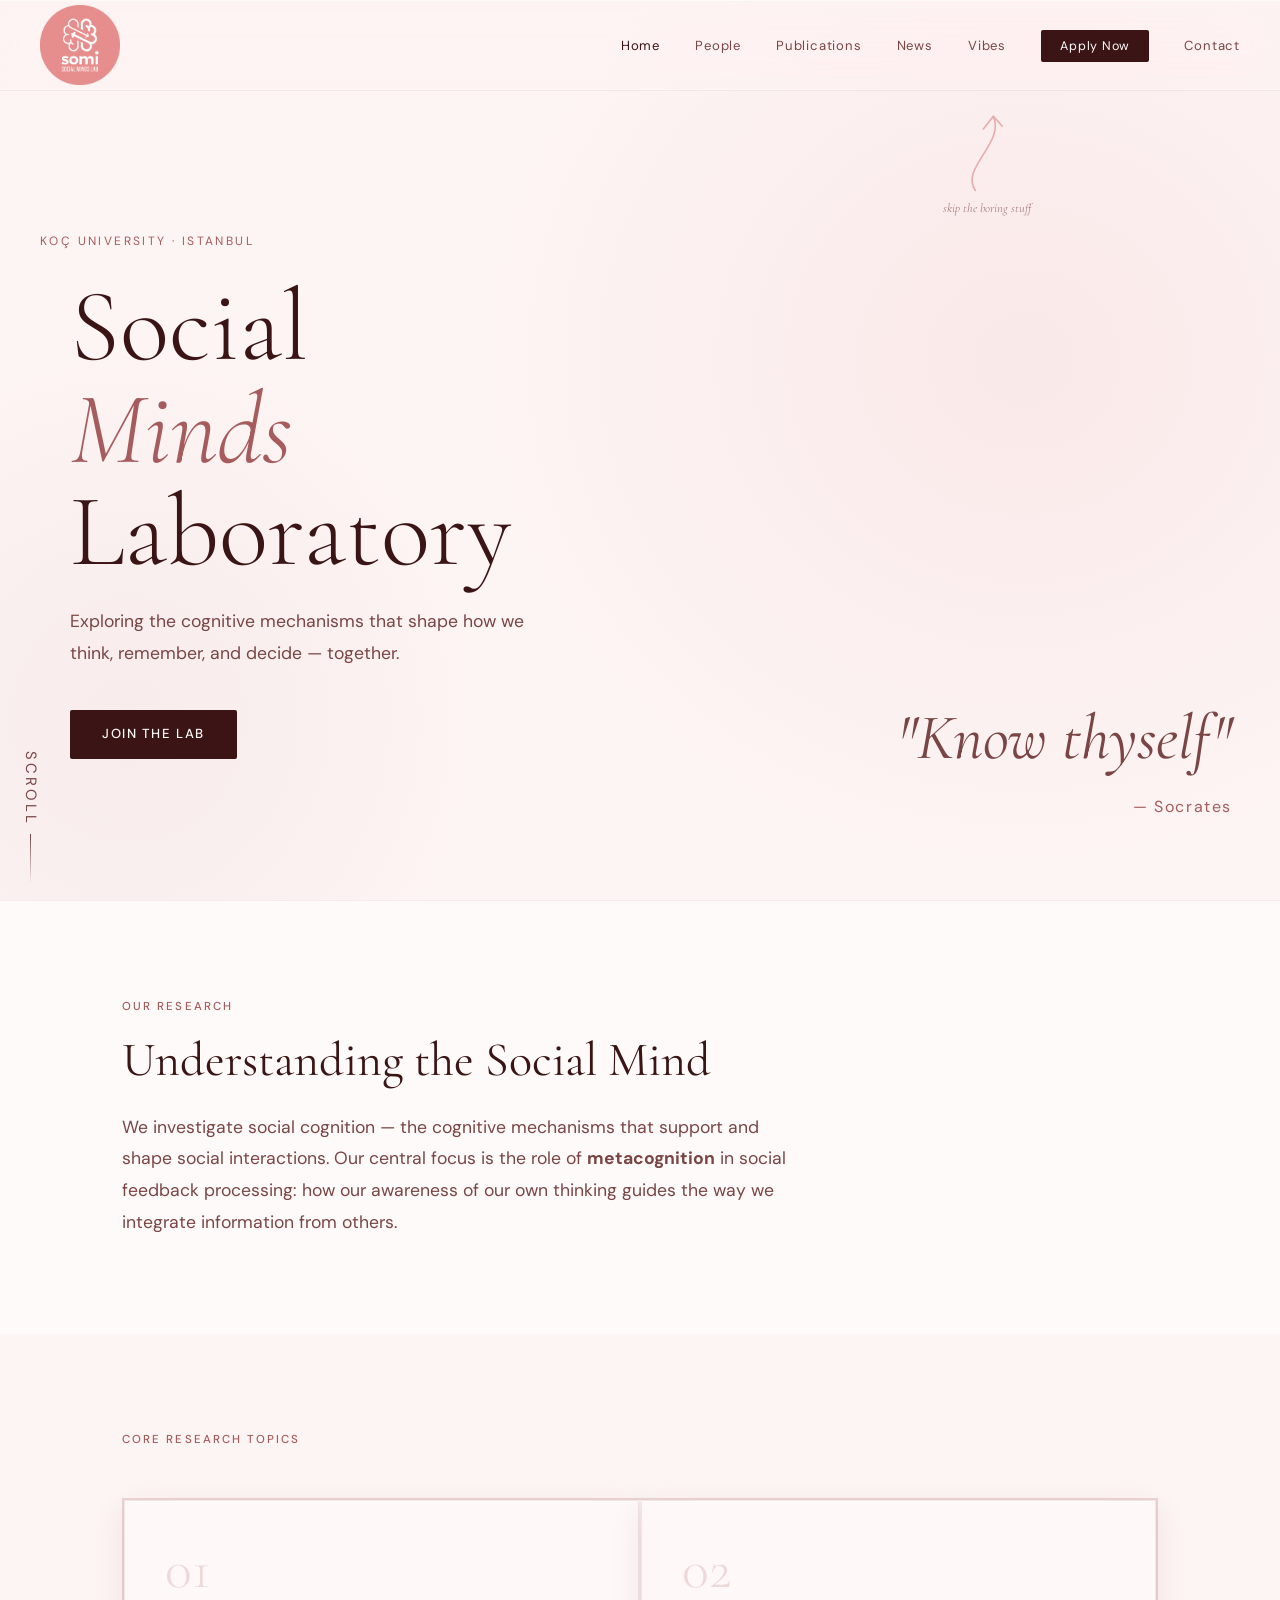
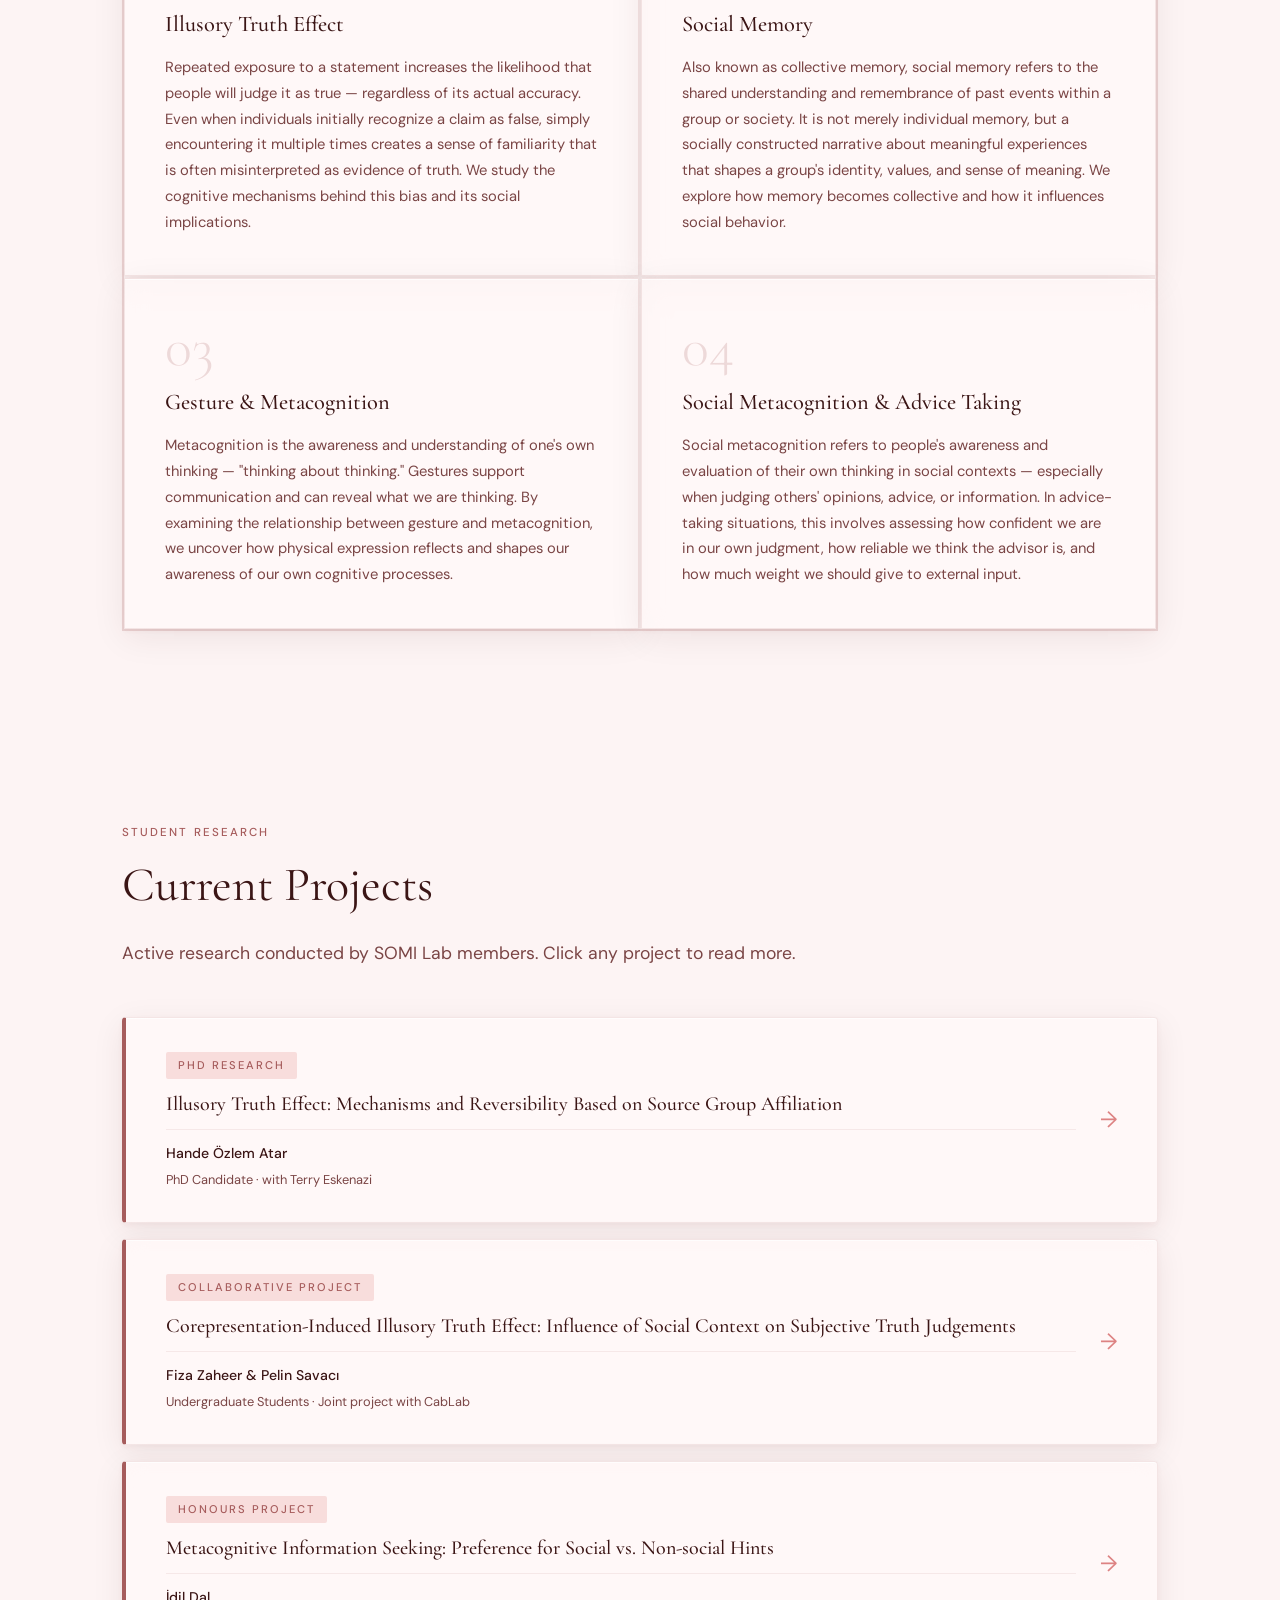
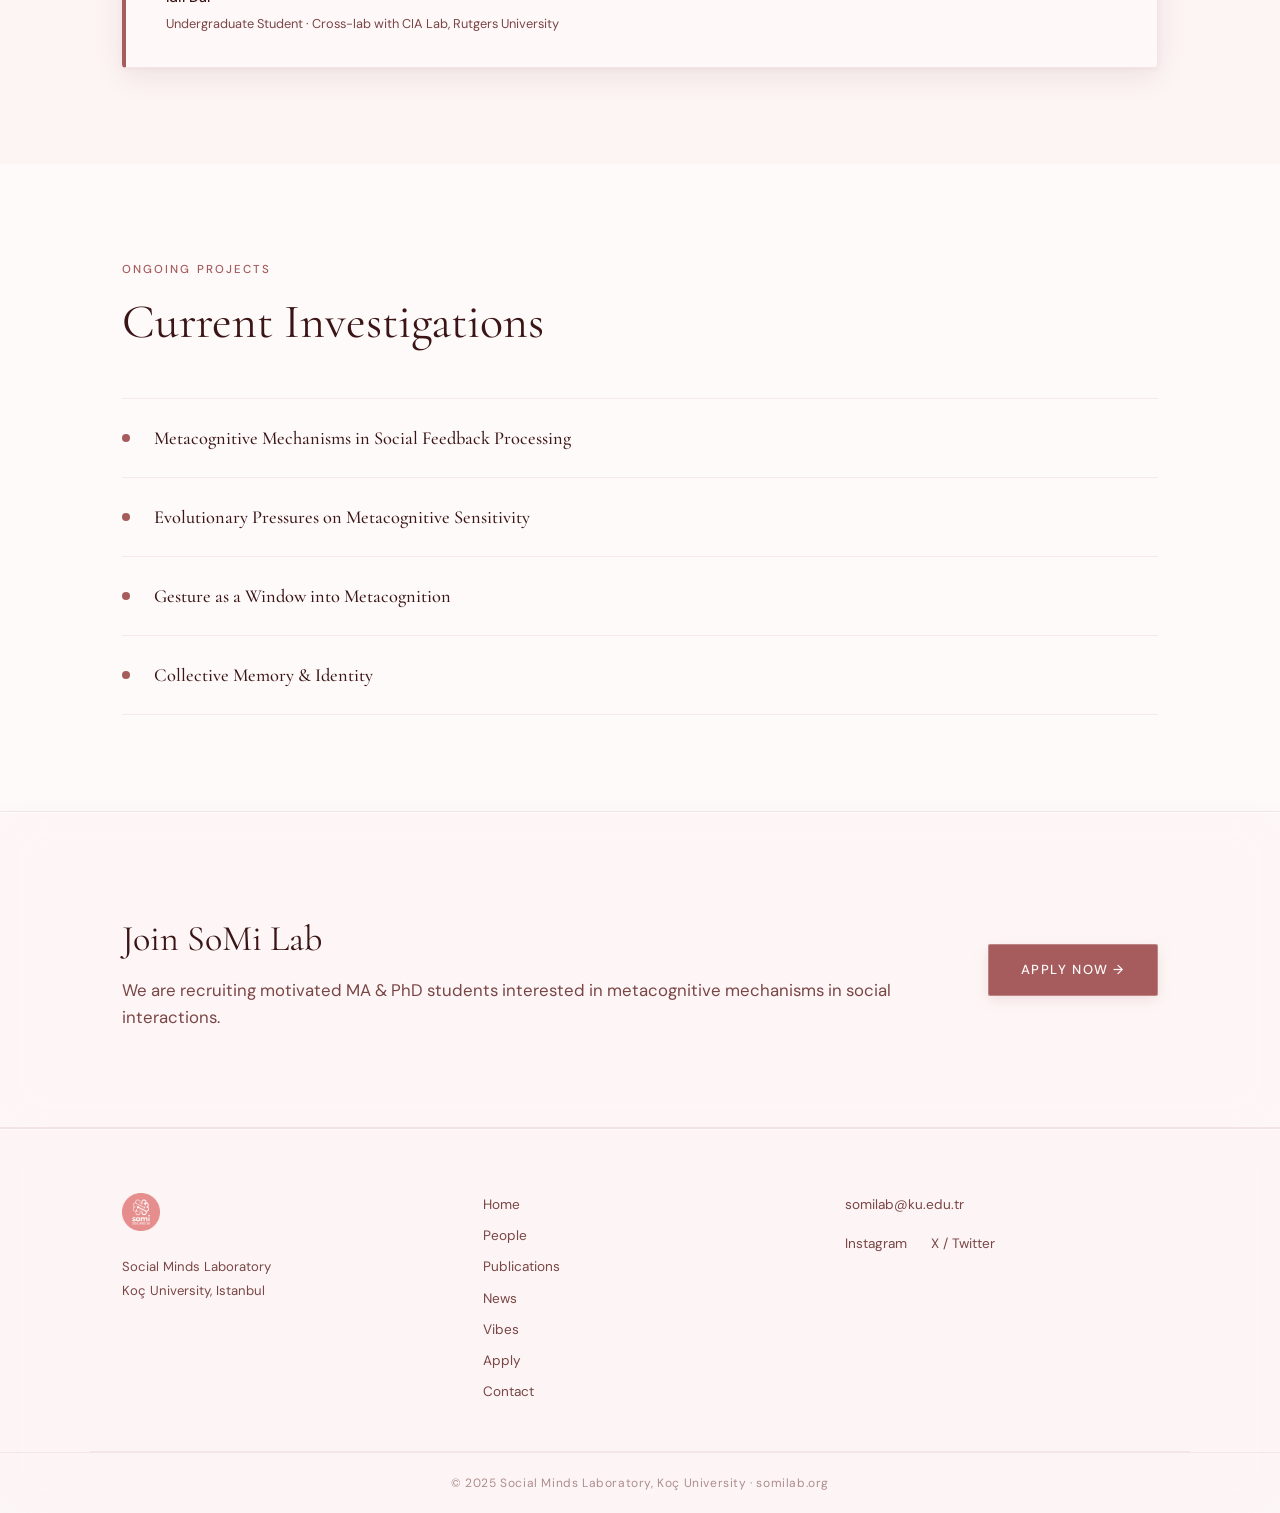
<file: index.html>
<!DOCTYPE html>
<html lang="en">

<head>
  <meta charset="UTF-8" />
  <meta name="viewport" content="width=device-width, initial-scale=1.0" />
  <title>SoMi Lab — Social Minds Laboratory | Koç University</title>
  <link rel="preconnect" href="https://fonts.googleapis.com">
  <link rel="preconnect" href="https://fonts.gstatic.com" crossorigin>
  <link
    href="https://fonts.googleapis.com/css2?family=Cormorant+Garamond:ital,wght@0,300;0,400;0,500;0,600;1,300;1,400&family=DM+Sans:wght@300;400;500&display=swap"
    rel="stylesheet">
  <link rel="icon" type="image/png" href="images/logo.png">
  <link rel="shortcut icon" type="image/png" href="images/logo.png">
  <link rel="apple-touch-icon" href="images/logo.png">
  <link rel="stylesheet" href="style.css">
</head>

<body>

  <!-- NAV -->
  <nav id="navbar">
    <a href="index.html" class="nav-logo">
      <img src="images/logo.png" alt="SoMi Lab" class="nav-logo-img"
        onerror="this.style.display='none'; this.nextElementSibling.style.display='flex'">
      <span class="nav-logo-text" style="display:none"><span class="logo-somi">SoMi</span><span
          class="logo-lab">LAB</span></span>
    </a>
    <button class="hamburger" id="hamburger" aria-label="Menu">
      <span></span><span></span><span></span>
    </button>
    <ul class="nav-links" id="nav-links">
      <li><a href="index.html" class="active">Home</a></li>
      <li><a href="people.html">People</a></li>
      <li><a href="publications.html">Publications</a></li>
      <li><a href="news.html">News</a></li>
      <li><a href="vibes.html">Vibes</a></li>
      <li><a href="apply.html" class="nav-apply">Apply Now</a></li>
      <li><a href="contact.html">Contact</a></li>
    </ul>
  </nav>

  <!-- HERO -->
  <header class="hero">
    <div class="hero-bg"></div>
    <div class="hero-content">
      <p class="hero-eyebrow">Koç University · Istanbul</p>
      <h1 class="hero-title">Social<br><em>Minds</em><br>Laboratory</h1>
      <p class="hero-sub">Exploring the cognitive mechanisms that shape how we think, remember, and decide — together.
      </p>
      <a href="apply.html" class="btn-primary">Join the Lab</a>
    </div>
    <div class="hero-vibes-hint">
      <svg class="vibes-hint-svg" viewBox="0 0 70 95" fill="none" xmlns="http://www.w3.org/2000/svg">
        <!-- curved arrow body -->
        <path d="M 22 90 C 5 65, 55 38, 42 8" stroke="#DD8383" stroke-width="1.8" stroke-linecap="round"/>
        <!-- arrowhead — V shape at tip (42, 8) -->
        <path d="M 31 22 L 42 8 L 52 19" stroke="#DD8383" stroke-width="1.8" stroke-linecap="round" stroke-linejoin="round"/>
      </svg>
      <span class="vibes-hint-text">skip the boring stuff</span>
    </div>
    <div class="hero-quote">
      <blockquote>"Know thyself"</blockquote>
      <cite>— Socrates</cite>
    </div>
    <div class="hero-scroll">
      <span>Scroll</span>
      <div class="scroll-line"></div>
    </div>
  </header>

  <!-- RESEARCH INTRO -->
  <section class="section research-intro">
    <div class="container">
      <div class="section-label">Our Research</div>
      <h2 class="section-title">Understanding the Social Mind</h2>
      <p class="section-lead">We investigate social cognition — the cognitive mechanisms that support and shape social
        interactions. Our central focus is the role of <strong>metacognition</strong> in social feedback processing: how
        our awareness of our own thinking guides the way we integrate information from others.</p>
    </div>
  </section>

  <!-- RESEARCH TOPICS -->
  <section class="section topics-section">
    <div class="container">
      <div class="section-label">Core Research Topics</div>
      <div class="topics-grid">

        <div class="topic-card" data-index="01">
          <div class="topic-number">01</div>
          <h3>Illusory Truth Effect</h3>
          <p>Repeated exposure to a statement increases the likelihood that people will judge it as true — regardless of
            its actual accuracy. Even when individuals initially recognize a claim as false, simply encountering it
            multiple times creates a sense of familiarity that is often misinterpreted as evidence of truth. We study
            the cognitive mechanisms behind this bias and its social implications.</p>
        </div>

        <div class="topic-card" data-index="02">
          <div class="topic-number">02</div>
          <h3>Social Memory</h3>
          <p>Also known as collective memory, social memory refers to the shared understanding and remembrance of past
            events within a group or society. It is not merely individual memory, but a socially constructed narrative
            about meaningful experiences that shapes a group's identity, values, and sense of meaning. We explore how
            memory becomes collective and how it influences social behavior.</p>
        </div>

        <div class="topic-card" data-index="03">
          <div class="topic-number">03</div>
          <h3>Gesture &amp; Metacognition</h3>
          <p>Metacognition is the awareness and understanding of one's own thinking — "thinking about thinking."
            Gestures support communication and can reveal what we are thinking. By examining the relationship between
            gesture and metacognition, we uncover how physical expression reflects and shapes our awareness of our own
            cognitive processes.</p>
        </div>

        <div class="topic-card" data-index="04">
          <div class="topic-number">04</div>
          <h3>Social Metacognition &amp; Advice Taking</h3>
          <p>Social metacognition refers to people's awareness and evaluation of their own thinking in social contexts —
            especially when judging others' opinions, advice, or information. In advice-taking situations, this involves
            assessing how confident we are in our own judgment, how reliable we think the advisor is, and how much
            weight we should give to external input.</p>
        </div>

      </div>
    </div>
  </section>

  <!-- STUDENT RESEARCH -->
  <section class="section student-research-section">
    <div class="container">
      <div class="section-label">Student Research</div>
      <h2 class="section-title">Current Projects</h2>
      <p class="section-lead" style="margin-bottom:3rem;">Active research conducted by SOMI Lab members. Click any
        project to read more.</p>

      <div class="student-research-grid">

        <button type="button" class="student-research-card" data-sr="hande">
          <div class="sr-card-inner">
            <div class="sr-tag">PhD Research</div>
            <h3>Illusory Truth Effect: Mechanisms and Reversibility Based on Source Group Affiliation</h3>
            <div class="sr-meta">
              <span class="sr-author">Hande Özlem Atar</span>
              <span class="sr-role">PhD Candidate · with Terry Eskenazi</span>
            </div>
          </div>
          <span class="sr-arrow">→</span>
        </button>

        <button type="button" class="student-research-card" data-sr="pelin-fiza">
          <div class="sr-card-inner">
            <div class="sr-tag">Collaborative Project</div>
            <h3>Corepresentation-Induced Illusory Truth Effect: Influence of Social Context on Subjective Truth
              Judgements</h3>
            <div class="sr-meta">
              <span class="sr-author">Fiza Zaheer &amp; Pelin Savacı</span>
              <span class="sr-role">Undergraduate Students · Joint project with CabLab</span>
            </div>
          </div>
          <span class="sr-arrow">→</span>
        </button>

        <button type="button" class="student-research-card" data-sr="idil">
          <div class="sr-card-inner">
            <div class="sr-tag">Honours Project</div>
            <h3>Metacognitive Information Seeking: Preference for Social vs. Non-social Hints</h3>
            <div class="sr-meta">
              <span class="sr-author">İdil Dal</span>
              <span class="sr-role">Undergraduate Student · Cross-lab with CIA Lab, Rutgers University</span>
            </div>
          </div>
          <span class="sr-arrow">→</span>
        </button>

      </div>
    </div>
  </section>

  <!-- STUDENT RESEARCH MODAL -->
  <div class="sr-modal" id="sr-modal" aria-hidden="true" role="dialog" aria-modal="true"
    aria-labelledby="sr-modal-title">
    <div class="sr-modal-backdrop" data-sr-close></div>
    <div class="sr-modal-card" role="document">
      <button type="button" class="sr-modal-close" data-sr-close aria-label="Close">×</button>
      <div class="sr-modal-tag" id="sr-modal-tag"></div>
      <h3 class="sr-modal-title" id="sr-modal-title"></h3>
      <p class="sr-modal-body" id="sr-modal-body"></p>
      <div class="sr-modal-footer" id="sr-modal-footer"></div>
    </div>
  </div>

  <template id="sr-details">
    <div data-sr="hande" data-tag="PhD Research"
      data-title="Illusory Truth Effect: Mechanisms and Reversibility Based on Source Group Affiliation"
      data-body="The illusory truth effect is simply the tendency for repeated information to feel more true. Most research has explained this effect from a cognitive perspective, showing that repetition makes information easier to process, which increases perceived truth. Our research explores the social side of this phenomenon. We investigate whether the source of information matters: Does repeated information seem more believable when it comes from an ingroup member rather than an outgroup member? By studying how repetition and social identity interact, we aim to better understand how people form beliefs in real social environments where information always comes from someone."
      data-author="Hande Özlem Atar" data-role="PhD Candidate · in collaboration with Terry Eskenazi">
    </div>
    <div data-sr="pelin-fiza" data-tag="Collaborative Project"
      data-title="Corepresentation-Induced Illusory Truth Effect: Influence of Social Context on Subjective Truth Judgements"
      data-body="This study investigates the Joint Illusory Truth Effect, examining whether the tendency to judge repeated information as more true also operates in social contexts. While previous research shows that repetition increases perceived truth through processing fluency, other studies demonstrate that working with a partner influences what people encode and remember (the joint memory effect). We integrate these perspectives to test whether information relevant to a partner also receives higher truth ratings. Participants complete tasks either alone or with a partner and later evaluate the truth of statements. We expect repetition to increase truth ratings and predict that partner-relevant statements will be judged as more true in joint settings."
      data-author="Fiza Zaheer &amp; Pelin Savacı"
      data-role="Undergraduate Students · Joint project with the Cognition and Behaviour Lab (CabLab) under Asst. Prof. Terry Eskenazi &amp; Asst. Prof. Aysecan Boduroglu">
    </div>
    <div data-sr="idil" data-tag="Honours Project"
      data-title="Metacognitive Information Seeking: Preference for Social vs. Non-social Hints"
      data-body="Metacognition is commonly defined as 'thinking about thinking.' We mostly measure it by asking people how confident they are in their decision (confidence judgements) or by observing whether they seek out more information before finalising their decision. These metacognitive behaviours are influenced by both the stimulus itself and social cues, such as advice from others. However, the extent to which people value social information may vary from person to person, potentially depending on prior beliefs. In this study, we ask: 'Do people value information from others more (and choose social cues), or do they rely on their own perception (and choose non-social cues) when making a perceptual decision?' Our aim is to uncover how different individuals utilise social information in their metacognitive processes."
      data-author="İdil Dal"
      data-role="Undergraduate Student · Cross-lab Honours Project in collaboration with Prof. Robrecht van der Wel, Director of the Cognition In Action (CIA) Laboratory at Rutgers University">
    </div>
  </template>
  <section class="section projects-teaser">
    <div class="container">
      <div class="section-label">Ongoing Projects</div>
      <h2 class="section-title">Current Investigations</h2>
      <div class="projects-list">
        <button type="button" class="project-item" data-project="metacognitive-feedback">
          <span class="project-dot"></span>
          <div>
            <h4>Metacognitive Mechanisms in Social Feedback Processing</h4>
          </div>
          <span class="project-arrow" aria-hidden="true">→</span>
        </button>
        <button type="button" class="project-item" data-project="evolutionary-pressures">
          <span class="project-dot"></span>
          <div>
            <h4>Evolutionary Pressures on Metacognitive Sensitivity</h4>
          </div>
          <span class="project-arrow" aria-hidden="true">→</span>
        </button>
        <button type="button" class="project-item" data-project="gesture-metacognition">
          <span class="project-dot"></span>
          <div>
            <h4>Gesture as a Window into Metacognition</h4>
          </div>
          <span class="project-arrow" aria-hidden="true">→</span>
        </button>
        <button type="button" class="project-item" data-project="collective-memory">
          <span class="project-dot"></span>
          <div>
            <h4>Collective Memory &amp; Identity</h4>
          </div>
          <span class="project-arrow" aria-hidden="true">→</span>
        </button>
      </div>
    </div>
  </section>

  <!-- ONGOING PROJECTS TEASER -->
  <div class="project-modal" id="project-modal" aria-hidden="true" role="dialog" aria-modal="true"
    aria-labelledby="project-modal-title">
    <div class="project-modal-backdrop" data-modal-close></div>
    <div class="project-modal-card" role="document">
      <button type="button" class="project-modal-close" data-modal-close aria-label="Close">×</button>
      <div class="project-modal-label">Ongoing Project</div>
      <h3 class="project-modal-title" id="project-modal-title"></h3>
      <p class="project-modal-body"></p>
    </div>
  </div>

  <template id="project-details">
    <div data-project="metacognitive-feedback" data-title="Metacognitive Mechanisms in Social Feedback Processing">How
      do we weigh social information against our own beliefs? We investigate the cognitive architecture underlying
      advice taking and social learning.</div>
    <div data-project="evolutionary-pressures" data-title="Evolutionary Pressures on Metacognitive Sensitivity">
      Exploring whether evolutionary pressures can create transient changes in metacognitive sensitivities in social
      contexts.</div>
    <div data-project="gesture-metacognition" data-title="Gesture as a Window into Metacognition">Using gesture
      production and analysis to understand how people monitor and regulate their own thinking during social
      interaction.</div>
    <div data-project="collective-memory" data-title="Collective Memory &amp; Identity">How socially constructed
      narratives of the past shape group identity, intergroup dynamics, and individual behavior.</div>
  </template>

  <!-- CTA -->
  <section class="section cta-section">
    <div class="container cta-inner">
      <div class="cta-text">
        <h2>Join SoMi Lab</h2>
        <p>We are recruiting motivated MA &amp; PhD students interested in metacognitive mechanisms in social
          interactions.</p>
      </div>
      <a href="apply.html" class="btn-primary">Apply Now →</a>
    </div>
  </section>

  <!-- FOOTER -->
  <footer class="footer">
    <div class="container footer-inner">
      <div class="footer-brand">
        <img src="images/logo.png" alt="SoMi Lab" class="footer-logo-img" onerror="this.style.display='none'">
        <p>Social Minds Laboratory<br>Koç University, Istanbul</p>
      </div>
      <div class="footer-links">
        <a href="index.html">Home</a>
        <a href="people.html">People</a>
        <a href="publications.html">Publications</a>
        <a href="news.html">News</a>
        <a href="vibes.html">Vibes</a>
        <a href="apply.html">Apply</a>
        <a href="contact.html">Contact</a>
      </div>
      <div class="footer-contact">
        <a href="mailto:somilab@ku.edu.tr">somilab@ku.edu.tr</a>
        <div class="footer-social">
          <a href="https://www.instagram.com/somilab.ku/" target="_blank">Instagram</a>
          <a href="https://x.com/labsomi" target="_blank">X / Twitter</a>
        </div>
      </div>
    </div>
    <div class="footer-bottom">
      <p>© 2025 Social Minds Laboratory, Koç University · somilab.org</p>
    </div>
  </footer>

  <script src="main.js"></script>
</body>

</html>
</file>
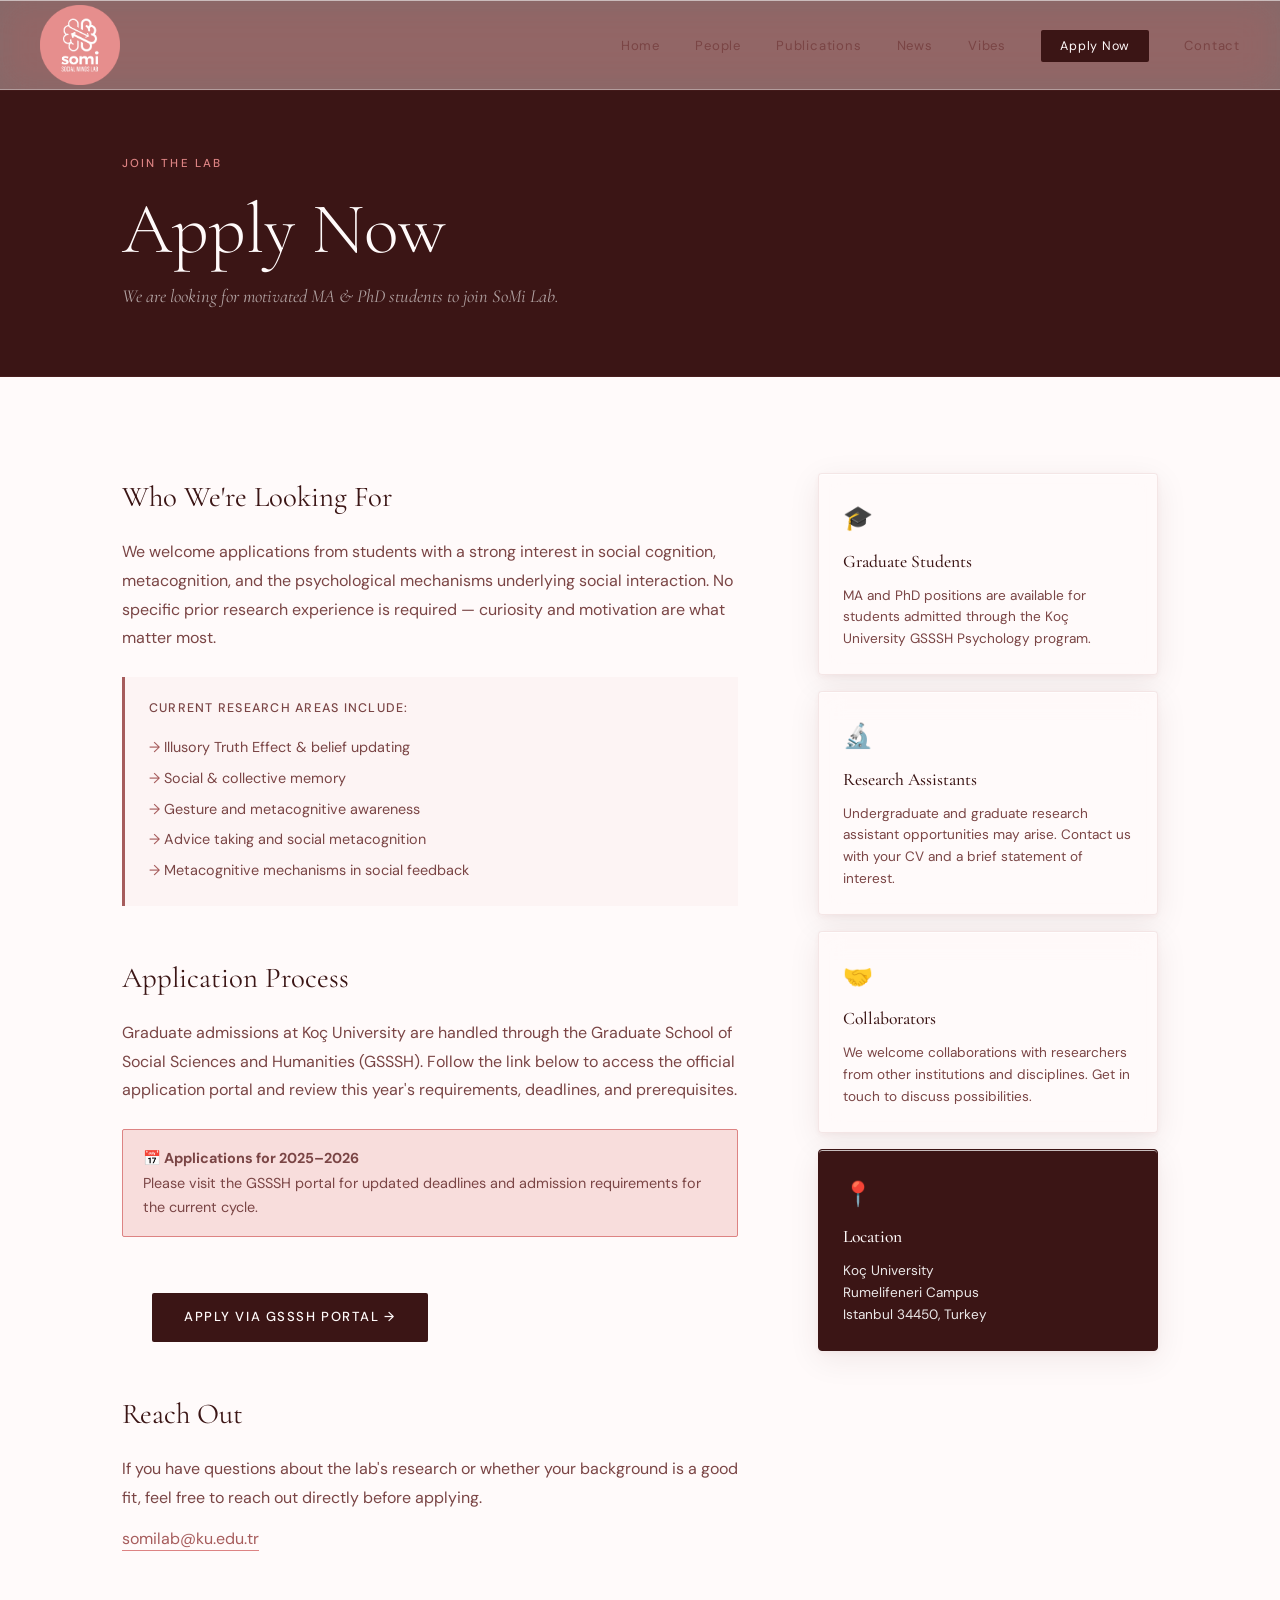
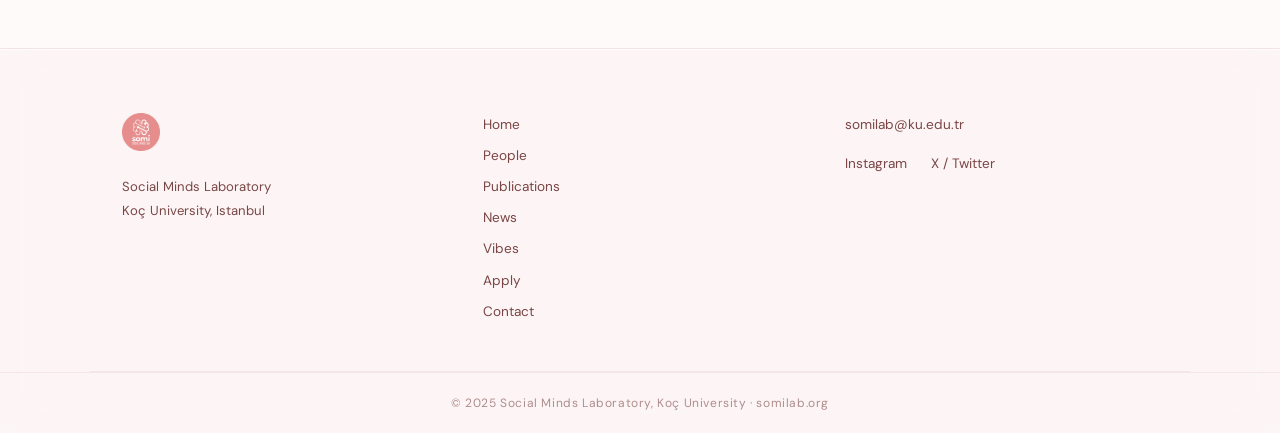
<file: apply.html>
<!DOCTYPE html>
<html lang="en">
<head>
  <meta charset="UTF-8" />
  <meta name="viewport" content="width=device-width, initial-scale=1.0"/>
  <title>Apply — SoMi Lab</title>
  <link rel="preconnect" href="https://fonts.googleapis.com">
  <link rel="preconnect" href="https://fonts.gstatic.com" crossorigin>
  <link href="https://fonts.googleapis.com/css2?family=Cormorant+Garamond:ital,wght@0,300;0,400;0,500;0,600;1,300;1,400&family=DM+Sans:wght@300;400;500&display=swap" rel="stylesheet">
  <link rel="icon" type="image/png" href="images/logo.png">
  <link rel="shortcut icon" type="image/png" href="images/logo.png">
  <link rel="apple-touch-icon" href="images/logo.png">
  <link rel="stylesheet" href="style.css">
</head>
<body>

  <nav id="navbar">
    <a href="index.html" class="nav-logo">
      <img src="images/logo.png" alt="SoMi Lab" class="nav-logo-img" onerror="this.style.display='none'; this.nextElementSibling.style.display='flex'">
      <span class="nav-logo-text" style="display:none"><span class="logo-somi">SoMi</span><span class="logo-lab">LAB</span></span>
    </a>
    <button class="hamburger" id="hamburger" aria-label="Menu">
      <span></span><span></span><span></span>
    </button>
    <ul class="nav-links" id="nav-links">
      <li><a href="index.html">Home</a></li>
      <li><a href="people.html">People</a></li>
      <li><a href="publications.html">Publications</a></li>
      <li><a href="news.html">News</a></li>
      <li><a href="vibes.html">Vibes</a></li>
      <li><a href="apply.html" class="nav-apply active">Apply Now</a></li>
      <li><a href="contact.html">Contact</a></li>
    </ul>
  </nav>

  <div class="page-header page-header--dark">
    <div class="container">
      <div class="section-label">Join the Lab</div>
      <h1 class="page-title">Apply Now</h1>
      <p class="page-subtitle">We are looking for motivated MA &amp; PhD students to join SoMi Lab.</p>
    </div>
  </div>

  <section class="section apply-section">
    <div class="container apply-grid">

      <div class="apply-intro">
        <h2>Who We're Looking For</h2>
        <p>We welcome applications from students with a strong interest in social cognition, metacognition, and the psychological mechanisms underlying social interaction. No specific prior research experience is required — curiosity and motivation are what matter most.</p>

        <div class="apply-topics">
          <p class="apply-topics-label">Current research areas include:</p>
          <ul>
            <li>Illusory Truth Effect &amp; belief updating</li>
            <li>Social &amp; collective memory</li>
            <li>Gesture and metacognitive awareness</li>
            <li>Advice taking and social metacognition</li>
            <li>Metacognitive mechanisms in social feedback</li>
          </ul>
        </div>

        <h2 style="margin-top:3rem;">Application Process</h2>
        <p>Graduate admissions at Koç University are handled through the Graduate School of Social Sciences and Humanities (GSSSH). Follow the link below to access the official application portal and review this year's requirements, deadlines, and prerequisites.</p>

        <div class="apply-note">
          <strong>📅 Applications for 2025–2026</strong><br>
          Please visit the GSSSH portal for updated deadlines and admission requirements for the current cycle.
        </div>

        <a href="https://gsssh.ku.edu.tr/en/departments/psychology/" target="_blank" class="btn-primary" style="display:inline-block; margin-top: 2rem;">
          Apply via GSSSH Portal →
        </a>

        <h2 style="margin-top:3rem;">Reach Out</h2>
        <p>If you have questions about the lab's research or whether your background is a good fit, feel free to reach out directly before applying.</p>
        <a href="mailto:somilab@ku.edu.tr" class="person-email" style="font-size:1rem;">somilab@ku.edu.tr</a>
      </div>

      <aside class="apply-sidebar">
        <div class="apply-sidebar-card">
          <div class="sidebar-icon">🎓</div>
          <h3>Graduate Students</h3>
          <p>MA and PhD positions are available for students admitted through the Koç University GSSSH Psychology program.</p>
        </div>
        <div class="apply-sidebar-card">
          <div class="sidebar-icon">🔬</div>
          <h3>Research Assistants</h3>
          <p>Undergraduate and graduate research assistant opportunities may arise. Contact us with your CV and a brief statement of interest.</p>
        </div>
        <div class="apply-sidebar-card">
          <div class="sidebar-icon">🤝</div>
          <h3>Collaborators</h3>
          <p>We welcome collaborations with researchers from other institutions and disciplines. Get in touch to discuss possibilities.</p>
        </div>
        <div class="apply-sidebar-card apply-sidebar-card--highlight">
          <div class="sidebar-icon">📍</div>
          <h3>Location</h3>
          <p>Koç University<br>Rumelifeneri Campus<br>Istanbul 34450, Turkey</p>
        </div>
      </aside>

    </div>
  </section>

  <footer class="footer">
    <div class="container footer-inner">
      <div class="footer-brand">
        <img src="images/logo.png" alt="SoMi Lab" class="footer-logo-img" onerror="this.style.display='none'">
        <p>Social Minds Laboratory<br>Koç University, Istanbul</p>
      </div>
      <div class="footer-links">
        <a href="index.html">Home</a>
        <a href="people.html">People</a>
        <a href="publications.html">Publications</a>
        <a href="news.html">News</a>
        <a href="vibes.html">Vibes</a>
        <a href="apply.html">Apply</a>
        <a href="contact.html">Contact</a>
      </div>
      <div class="footer-contact">
        <a href="mailto:somilab@ku.edu.tr">somilab@ku.edu.tr</a>
        <div class="footer-social">
          <a href="https://www.instagram.com/somilab.ku/" target="_blank">Instagram</a>
          <a href="https://x.com/labsomi" target="_blank">X / Twitter</a>
        </div>
      </div>
    </div>
    <div class="footer-bottom">
      <p>© 2025 Social Minds Laboratory, Koç University · somilab.org</p>
    </div>
  </footer>

  <script src="main.js"></script>
</body>
</html>
</file>
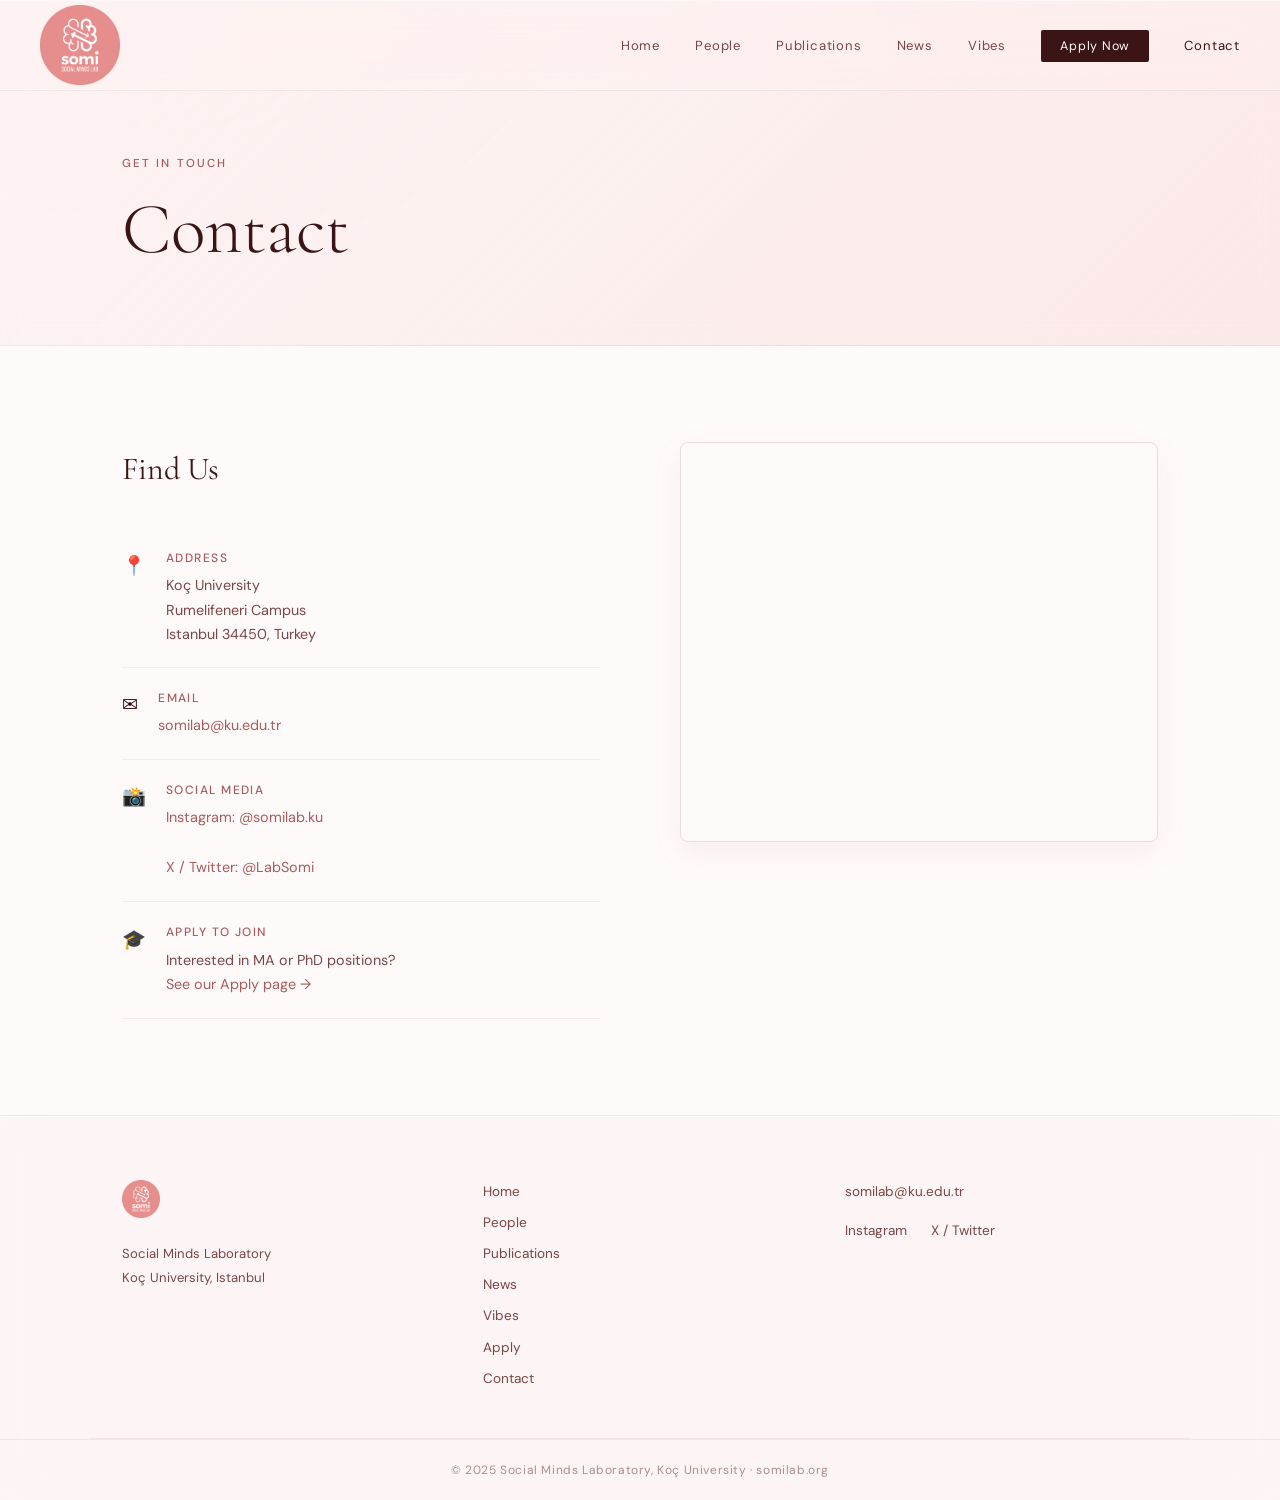
<file: contact.html>
<!DOCTYPE html>
<html lang="en">
<head>
  <meta charset="UTF-8" />
  <meta name="viewport" content="width=device-width, initial-scale=1.0"/>
  <title>Contact — SoMi Lab</title>
  <link rel="preconnect" href="https://fonts.googleapis.com">
  <link rel="preconnect" href="https://fonts.gstatic.com" crossorigin>
  <link href="https://fonts.googleapis.com/css2?family=Cormorant+Garamond:ital,wght@0,300;0,400;0,500;0,600;1,300;1,400&family=DM+Sans:wght@300;400;500&display=swap" rel="stylesheet">
  <link rel="icon" type="image/png" href="images/logo.png">
  <link rel="shortcut icon" type="image/png" href="images/logo.png">
  <link rel="apple-touch-icon" href="images/logo.png">
  <link rel="stylesheet" href="style.css">
</head>
<body>

  <nav id="navbar">
    <a href="index.html" class="nav-logo">
      <img src="images/logo.png" alt="SoMi Lab" class="nav-logo-img" onerror="this.style.display='none'; this.nextElementSibling.style.display='flex'">
      <span class="nav-logo-text" style="display:none"><span class="logo-somi">SoMi</span><span class="logo-lab">LAB</span></span>
    </a>
    <button class="hamburger" id="hamburger" aria-label="Menu">
      <span></span><span></span><span></span>
    </button>
    <ul class="nav-links" id="nav-links">
      <li><a href="index.html">Home</a></li>
      <li><a href="people.html">People</a></li>
      <li><a href="publications.html">Publications</a></li>
      <li><a href="news.html">News</a></li>
      <li><a href="vibes.html">Vibes</a></li>
      <li><a href="apply.html" class="nav-apply">Apply Now</a></li>
      <li><a href="contact.html" class="active">Contact</a></li>
    </ul>
  </nav>

  <div class="page-header">
    <div class="container">
      <div class="section-label">Get in Touch</div>
      <h1 class="page-title">Contact</h1>
    </div>
  </div>

  <section class="section contact-section">
    <div class="container contact-grid">

      <div class="contact-info">
        <h2>Find Us</h2>
        <div class="contact-block">
          <div class="contact-icon">📍</div>
          <div>
            <strong>Address</strong>
            <p>Koç University<br>Rumelifeneri Campus<br>Istanbul 34450, Turkey</p>
          </div>
        </div>
        <div class="contact-block">
          <div class="contact-icon">✉️</div>
          <div>
            <strong>Email</strong>
            <p><a href="mailto:somilab@ku.edu.tr">somilab@ku.edu.tr</a></p>
          </div>
        </div>
        <div class="contact-block">
          <div class="contact-icon">📸</div>
          <div>
            <strong>Social Media</strong>
            <p>
              <a href="https://www.instagram.com/somilab.ku/" target="_blank">Instagram: @somilab.ku</a><br>
              <a href="https://x.com/labsomi" target="_blank">X / Twitter: @LabSomi</a>
            </p>
          </div>
        </div>
        <div class="contact-block">
          <div class="contact-icon">🎓</div>
          <div>
            <strong>Apply to Join</strong>
            <p>Interested in MA or PhD positions? <a href="apply.html">See our Apply page →</a></p>
          </div>
        </div>
      </div>

      <div class="contact-map-wrap">
        <iframe 
          src="https://www.google.com/maps/embed?pb=!1m18!1m12!1m3!1d3000.413280807662!2d29.06659797652758!3d41.20653130761234!2m3!1f0!2f0!3f0!3m2!1i1024!2i768!4f13.1!3m3!1m2!1s0x14cab593452c938b%3A0x6336336e8b9f71c!2sKo%C3%A7%20University!5e0!3m2!1sen!2str!4v1716300000000!5m2!1sen!2str" 
          width="100%" 
          height="100%" 
          style="border:0;" 
          allowfullscreen="" 
          loading="lazy" 
          referrerpolicy="no-referrer-when-downgrade">
        </iframe>
      </div>

    </div>
  </section>

  <footer class="footer">
    <div class="container footer-inner">
      <div class="footer-brand">
        <img src="images/logo.png" alt="SoMi Lab" class="footer-logo-img" onerror="this.style.display='none'">
        <p>Social Minds Laboratory<br>Koç University, Istanbul</p>
      </div>
      <div class="footer-links">
        <a href="index.html">Home</a>
        <a href="people.html">People</a>
        <a href="publications.html">Publications</a>
        <a href="news.html">News</a>
        <a href="vibes.html">Vibes</a>
        <a href="apply.html">Apply</a>
        <a href="contact.html">Contact</a>
      </div>
      <div class="footer-contact">
        <a href="mailto:somilab@ku.edu.tr">somilab@ku.edu.tr</a>
        <div class="footer-social">
          <a href="https://www.instagram.com/somilab.ku/" target="_blank">Instagram</a>
          <a href="https://x.com/labsomi" target="_blank">X / Twitter</a>
        </div>
      </div>
    </div>
    <div class="footer-bottom">
      <p>© 2025 Social Minds Laboratory, Koç University · somilab.org</p>
    </div>
  </footer>

  <script src="main.js"></script>
</body>
</html>
</file>
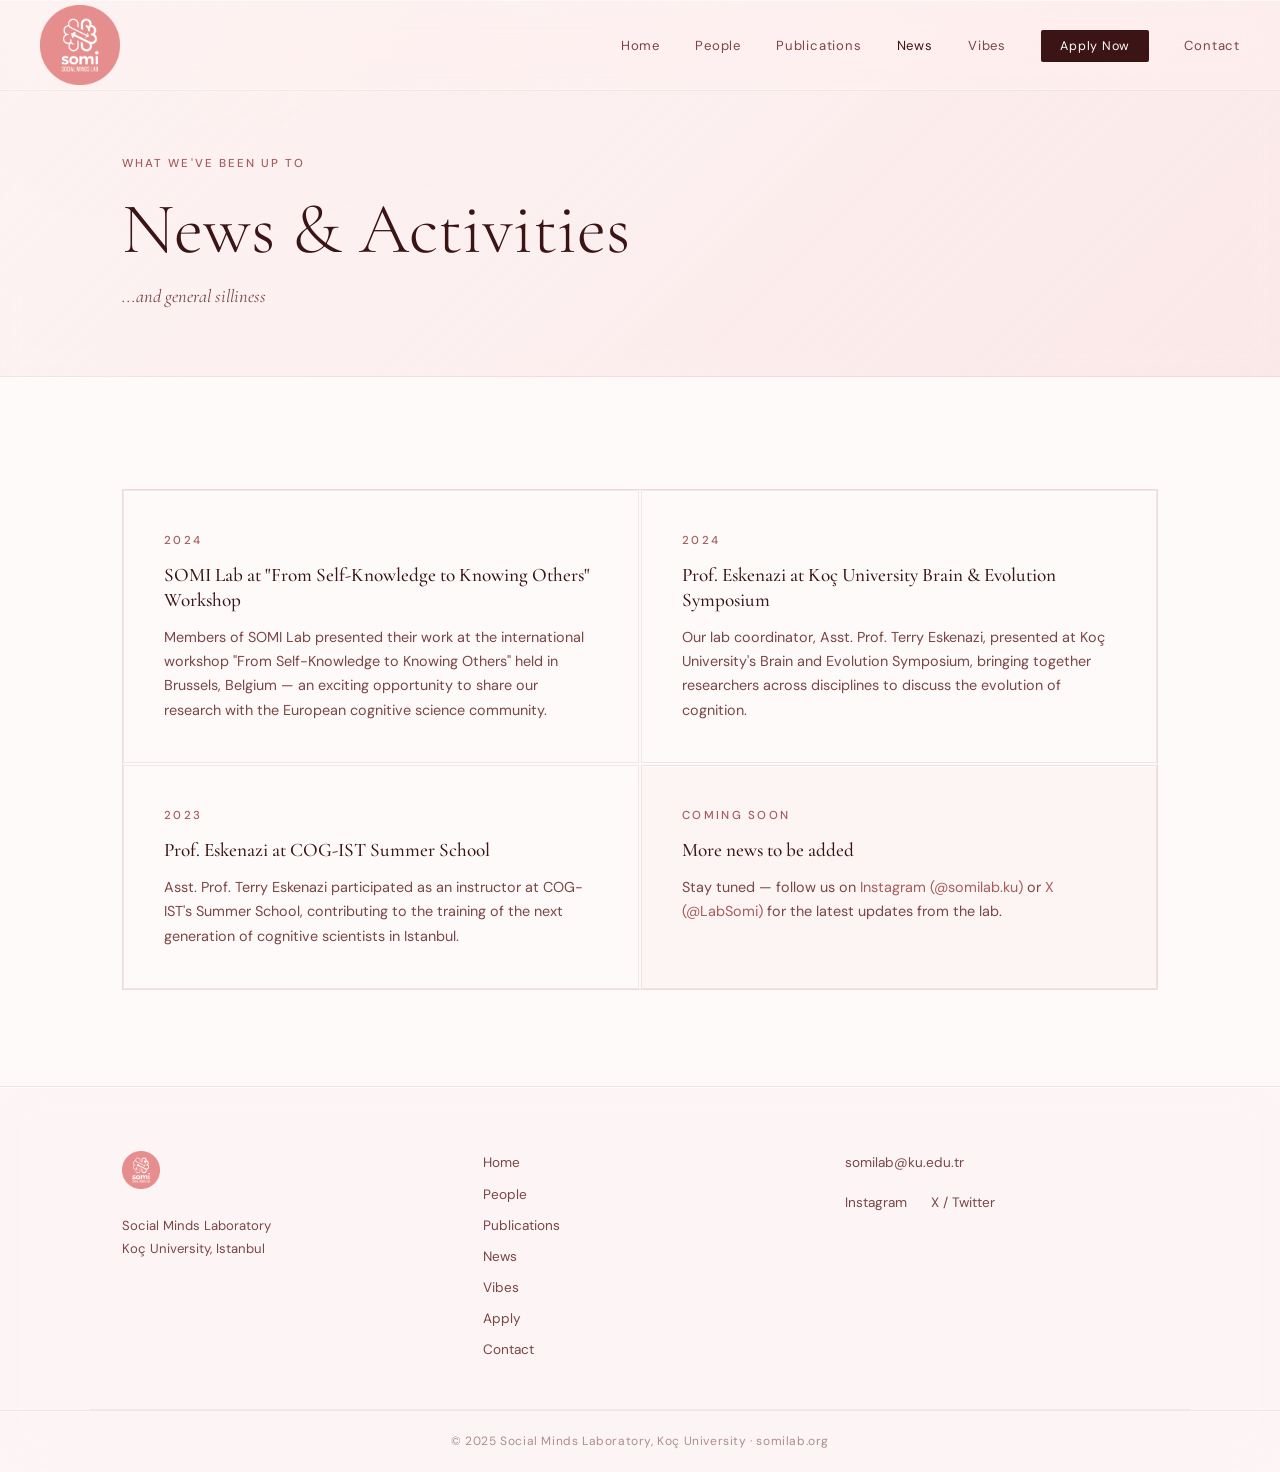
<file: news.html>
<!DOCTYPE html>
<html lang="en">
<head>
  <meta charset="UTF-8" />
  <meta name="viewport" content="width=device-width, initial-scale=1.0"/>
  <title>News — SoMi Lab</title>
  <link rel="preconnect" href="https://fonts.googleapis.com">
  <link rel="preconnect" href="https://fonts.gstatic.com" crossorigin>
  <link href="https://fonts.googleapis.com/css2?family=Cormorant+Garamond:ital,wght@0,300;0,400;0,500;0,600;1,300;1,400&family=DM+Sans:wght@300;400;500&display=swap" rel="stylesheet">
  <link rel="icon" type="image/png" href="images/logo.png">
  <link rel="shortcut icon" type="image/png" href="images/logo.png">
  <link rel="apple-touch-icon" href="images/logo.png">
  <link rel="stylesheet" href="style.css">
</head>
<body>

  <nav id="navbar">
    <a href="index.html" class="nav-logo">
      <img src="images/logo.png" alt="SoMi Lab" class="nav-logo-img" onerror="this.style.display='none'; this.nextElementSibling.style.display='flex'">
      <span class="nav-logo-text" style="display:none"><span class="logo-somi">SoMi</span><span class="logo-lab">LAB</span></span>
    </a>
    <button class="hamburger" id="hamburger" aria-label="Menu">
      <span></span><span></span><span></span>
    </button>
    <ul class="nav-links" id="nav-links">
      <li><a href="index.html">Home</a></li>
      <li><a href="people.html">People</a></li>
      <li><a href="publications.html">Publications</a></li>
      <li><a href="news.html" class="active">News</a></li>
      <li><a href="vibes.html">Vibes</a></li>
      <li><a href="apply.html" class="nav-apply">Apply Now</a></li>
      <li><a href="contact.html">Contact</a></li>
    </ul>
  </nav>

  <div class="page-header">
    <div class="container">
      <div class="section-label">What We've Been Up To</div>
      <h1 class="page-title">News &amp; Activities</h1>
      <p class="page-subtitle">...and general silliness</p>
    </div>
  </div>

  <section class="section news-section">
    <div class="container">
      <div class="news-grid">

        <article class="news-card">
          <div class="news-date">2024</div>
          <h3>SOMI Lab at "From Self-Knowledge to Knowing Others" Workshop</h3>
          <p>Members of SOMI Lab presented their work at the international workshop "From Self-Knowledge to Knowing Others" held in Brussels, Belgium — an exciting opportunity to share our research with the European cognitive science community.</p>
        </article>

        <article class="news-card">
          <div class="news-date">2024</div>
          <h3>Prof. Eskenazi at Koç University Brain &amp; Evolution Symposium</h3>
          <p>Our lab coordinator, Asst. Prof. Terry Eskenazi, presented at Koç University's Brain and Evolution Symposium, bringing together researchers across disciplines to discuss the evolution of cognition.</p>
        </article>

        <article class="news-card">
          <div class="news-date">2023</div>
          <h3>Prof. Eskenazi at COG-IST Summer School</h3>
          <p>Asst. Prof. Terry Eskenazi participated as an instructor at COG-IST's Summer School, contributing to the training of the next generation of cognitive scientists in Istanbul.</p>
        </article>

        <article class="news-card news-card--placeholder">
          <div class="news-date">Coming Soon</div>
          <h3>More news to be added</h3>
          <p>Stay tuned — follow us on <a href="https://www.instagram.com/somilab.ku/" target="_blank">Instagram (@somilab.ku)</a> or <a href="https://x.com/labsomi" target="_blank">X (@LabSomi)</a> for the latest updates from the lab.</p>
        </article>

      </div>
    </div>
  </section>

  <footer class="footer">
    <div class="container footer-inner">
      <div class="footer-brand">
        <img src="images/logo.png" alt="SoMi Lab" class="footer-logo-img" onerror="this.style.display='none'">
        <p>Social Minds Laboratory<br>Koç University, Istanbul</p>
      </div>
      <div class="footer-links">
        <a href="index.html">Home</a>
        <a href="people.html">People</a>
        <a href="publications.html">Publications</a>
        <a href="news.html">News</a>
        <a href="vibes.html">Vibes</a>
        <a href="apply.html">Apply</a>
        <a href="contact.html">Contact</a>
      </div>
      <div class="footer-contact">
        <a href="mailto:somilab@ku.edu.tr">somilab@ku.edu.tr</a>
        <div class="footer-social">
          <a href="https://www.instagram.com/somilab.ku/" target="_blank">Instagram</a>
          <a href="https://x.com/labsomi" target="_blank">X / Twitter</a>
        </div>
      </div>
    </div>
    <div class="footer-bottom">
      <p>© 2025 Social Minds Laboratory, Koç University · somilab.org</p>
    </div>
  </footer>

  <script src="main.js"></script>
</body>
</html>
</file>
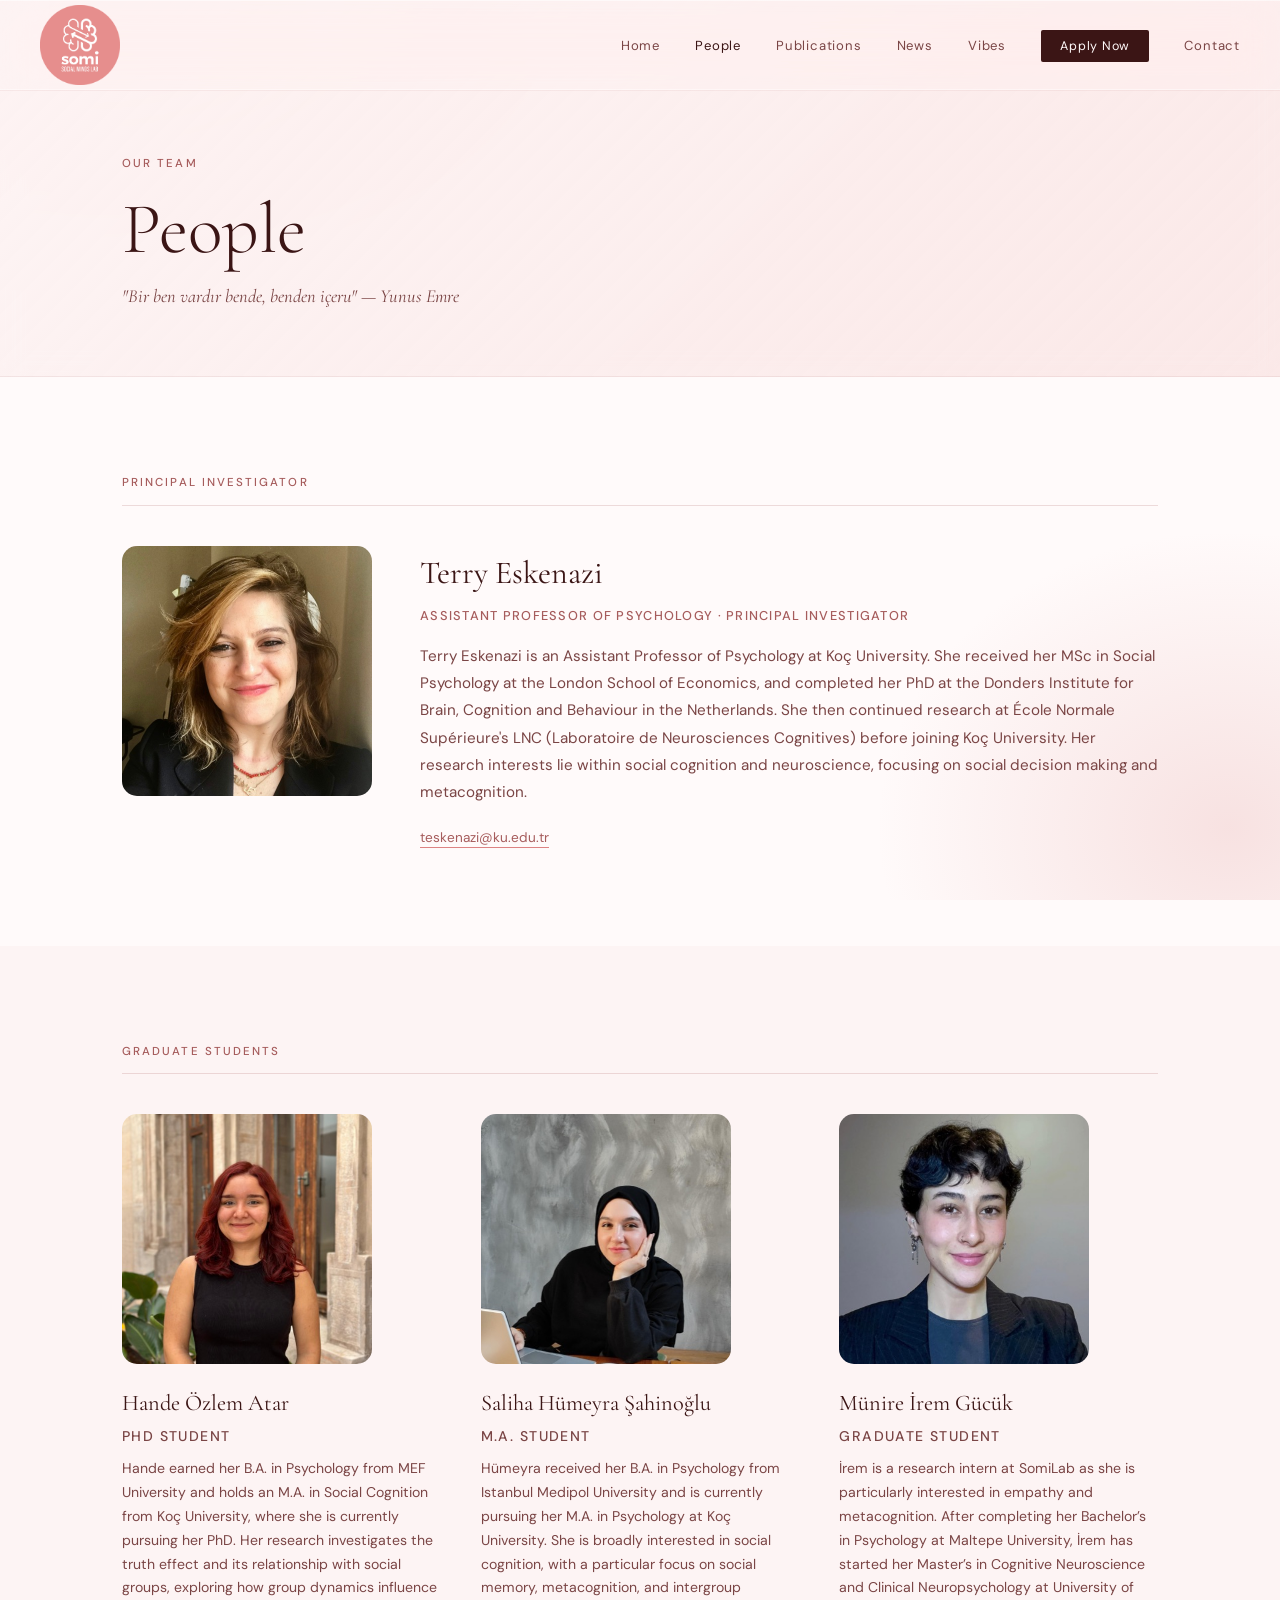
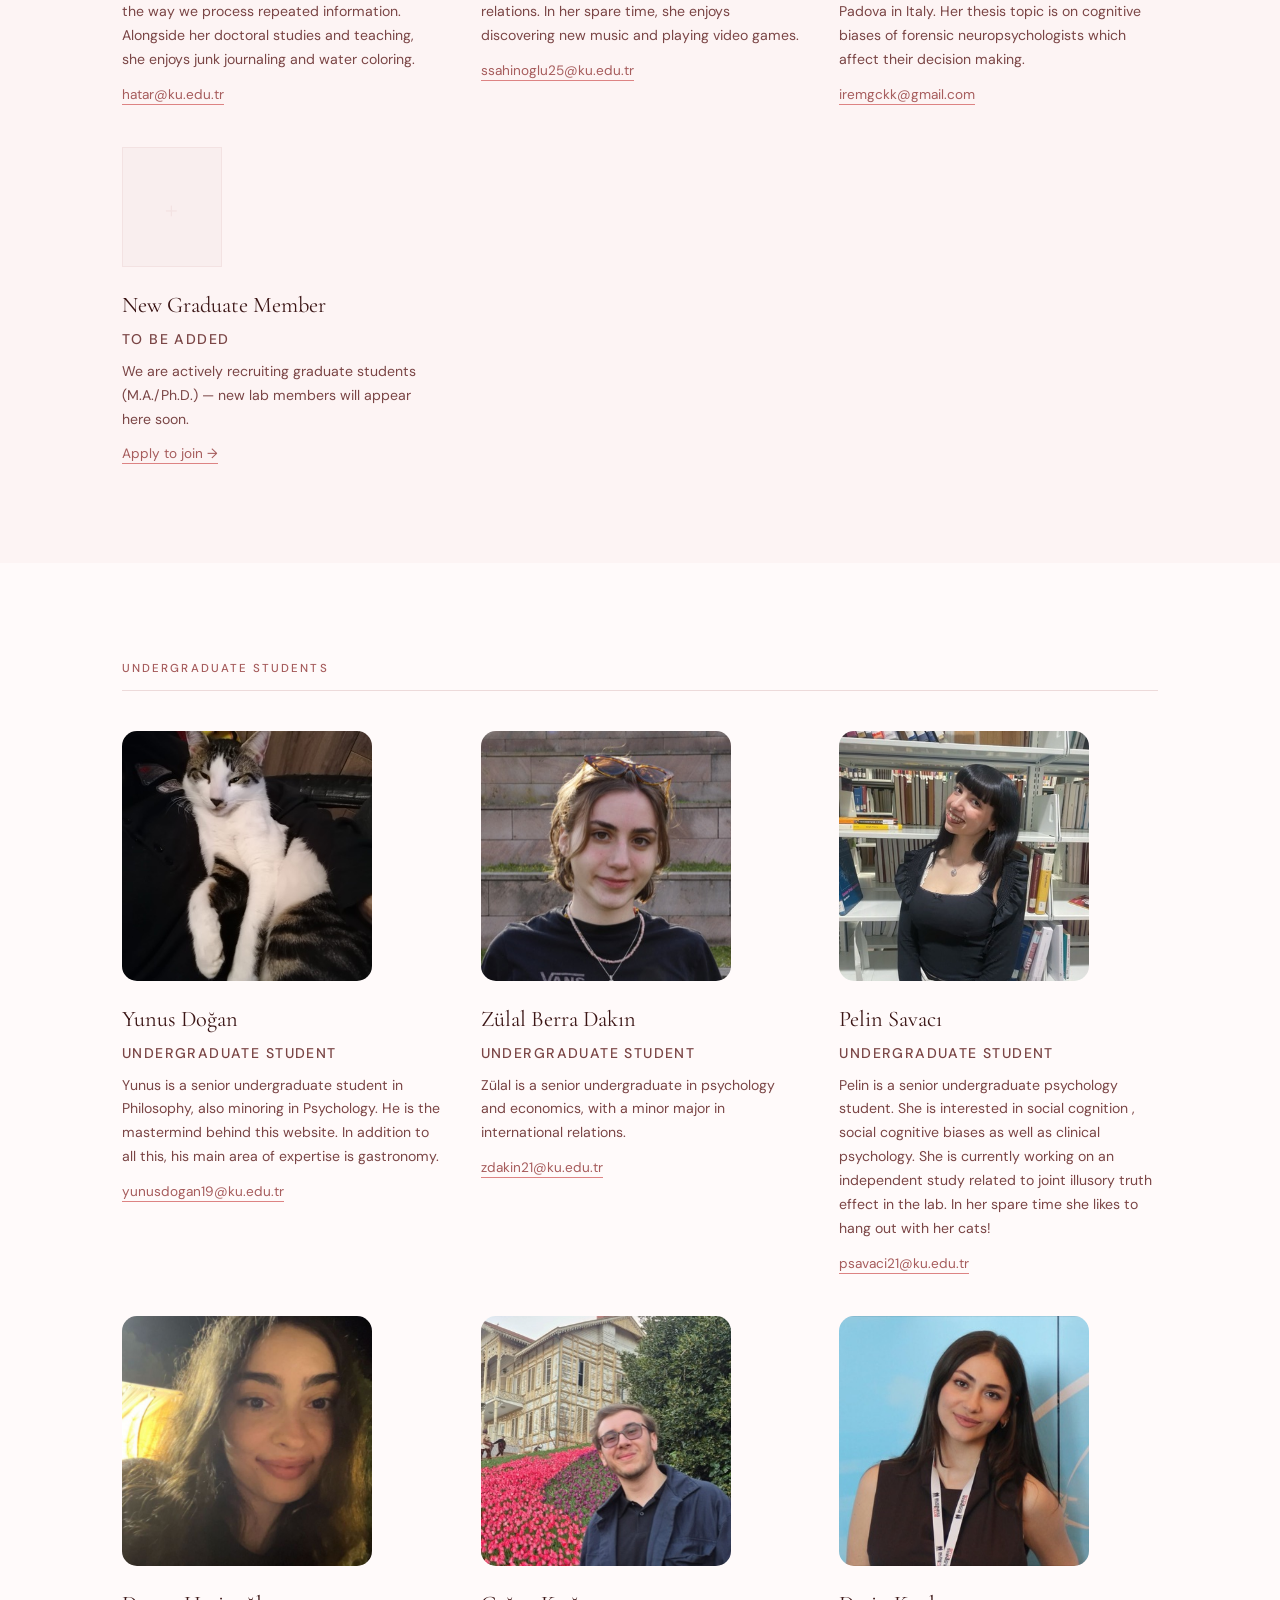
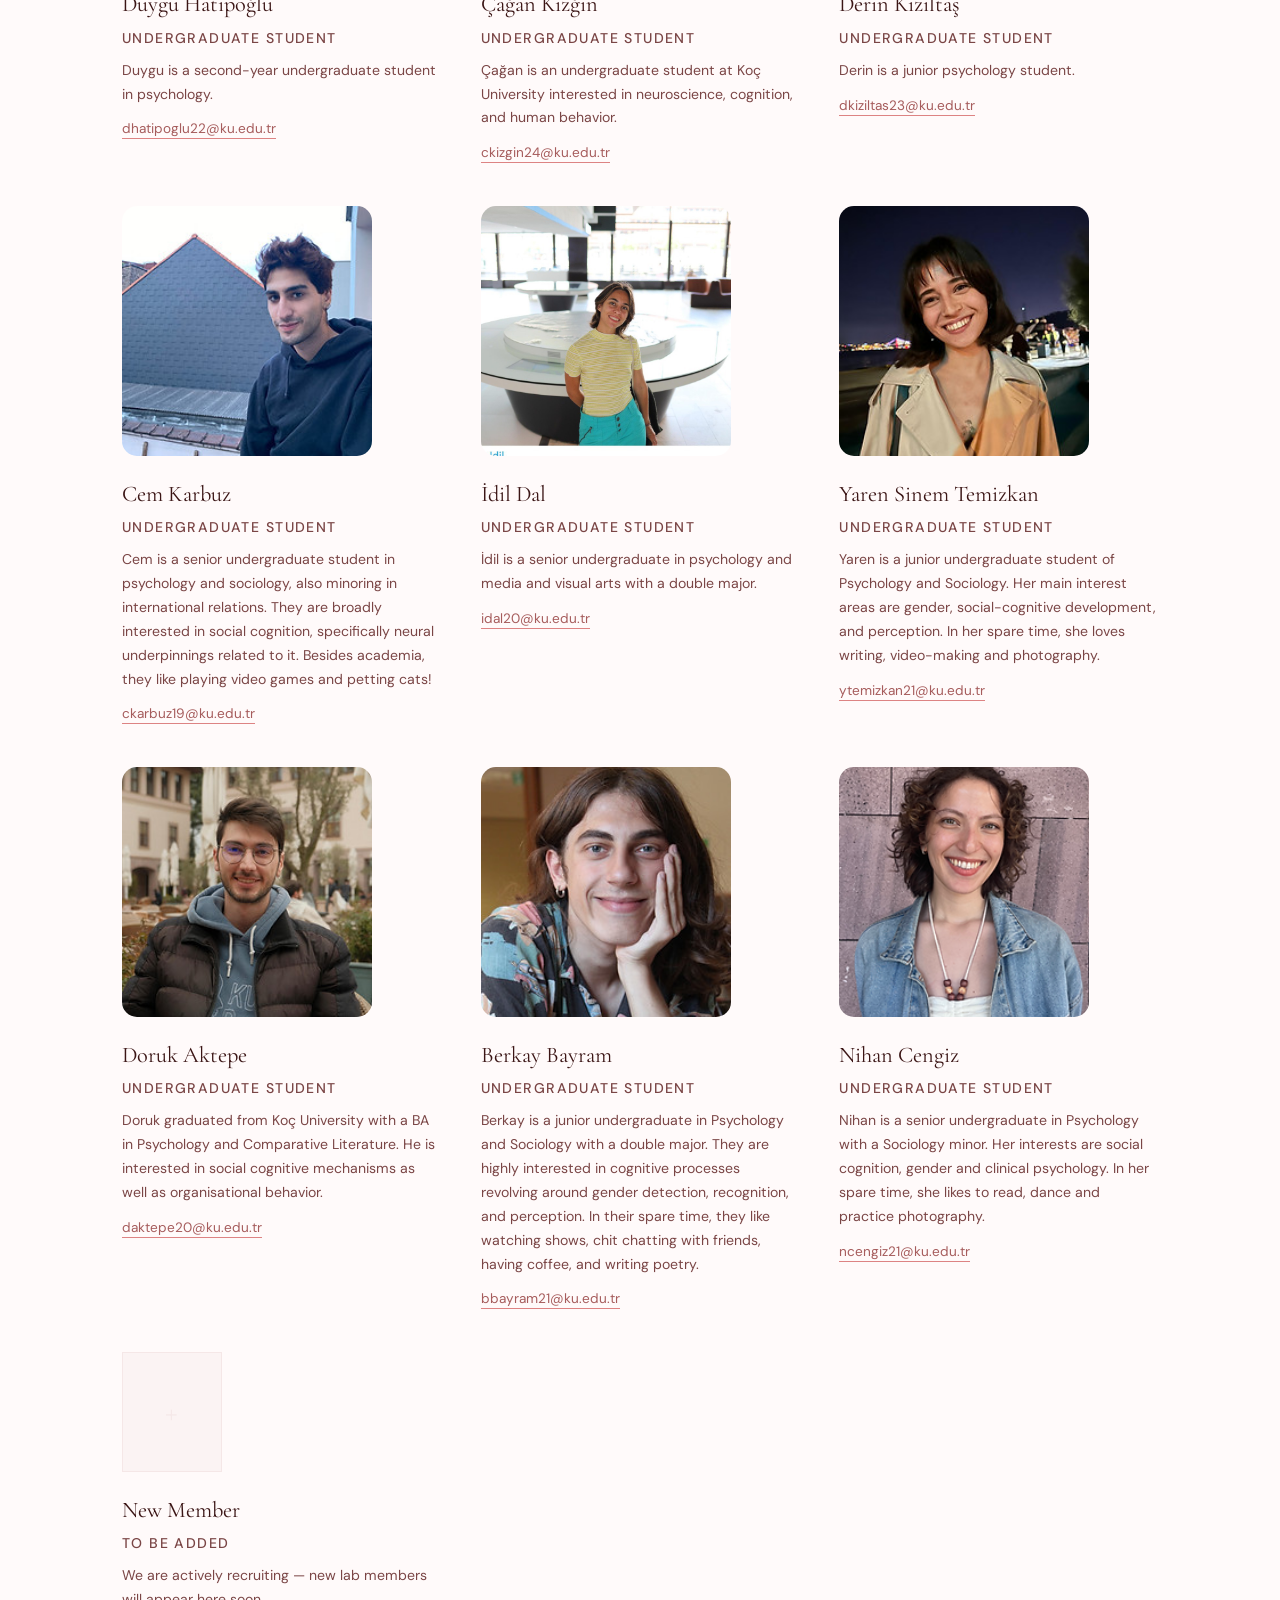
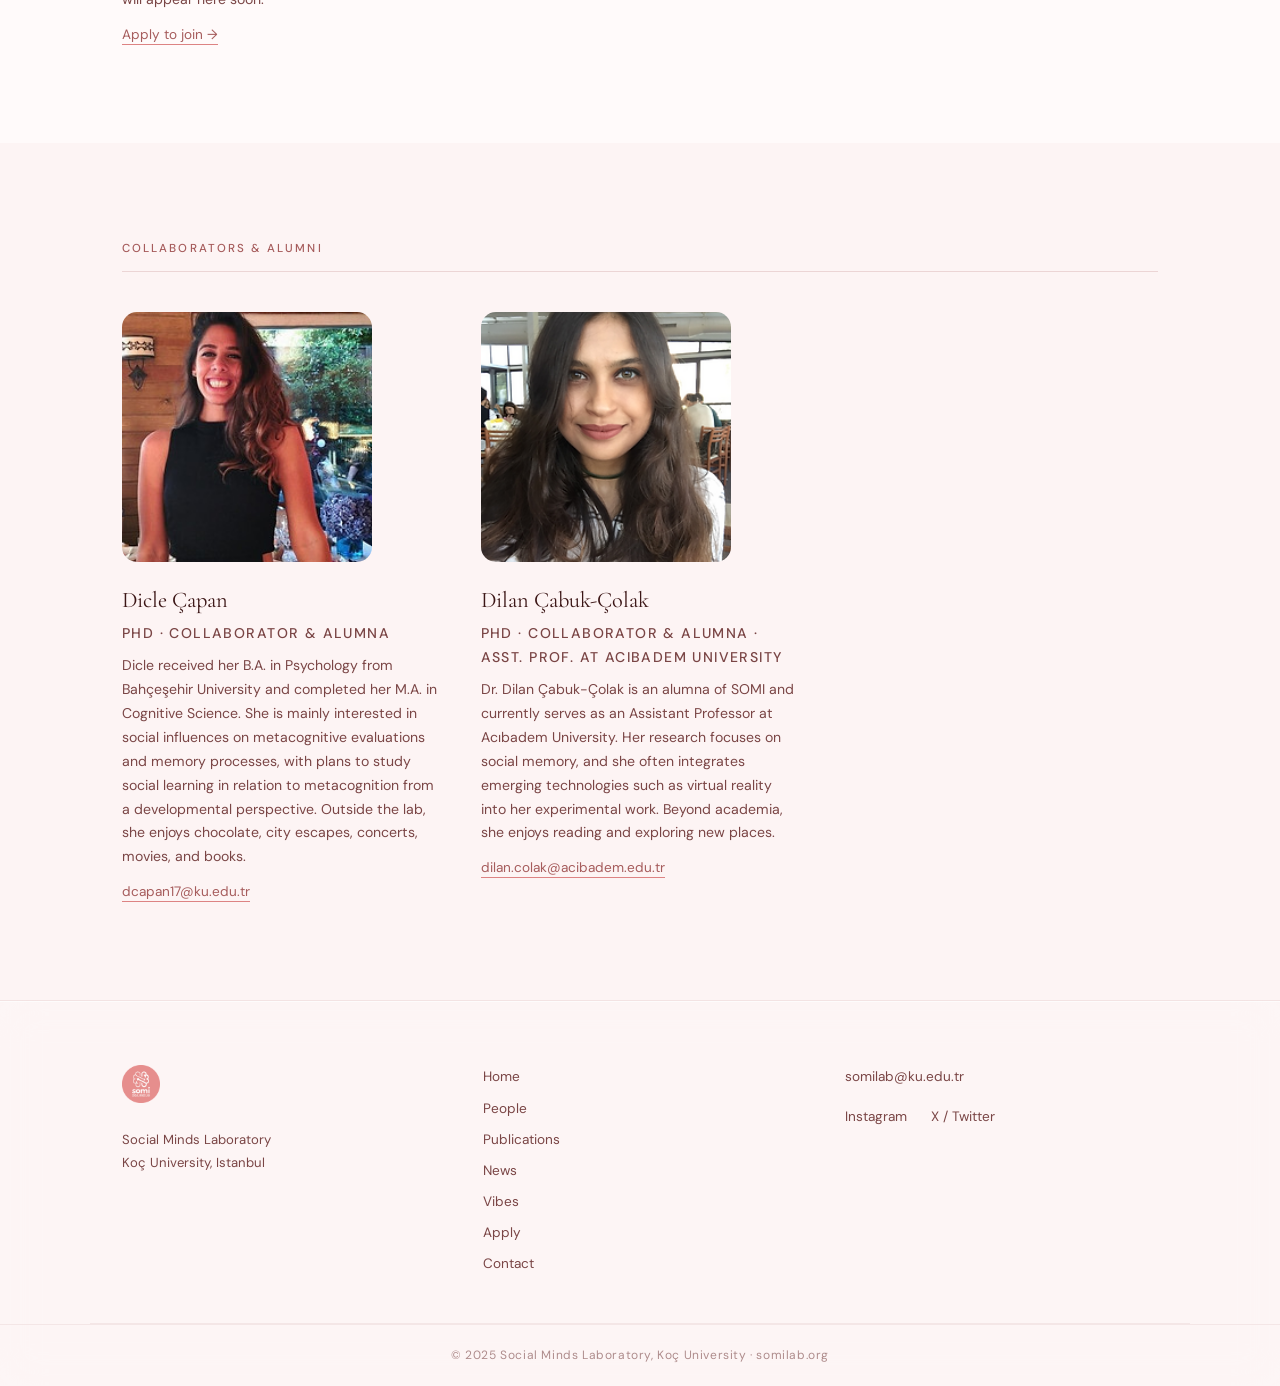
<file: people.html>
<!DOCTYPE html>
<html lang="en">
<head>
  <meta charset="UTF-8" />
  <meta name="viewport" content="width=device-width, initial-scale=1.0"/>
  <title>People — SoMi Lab</title>
  <link rel="preconnect" href="https://fonts.googleapis.com">
  <link rel="preconnect" href="https://fonts.gstatic.com" crossorigin>
  <link href="https://fonts.googleapis.com/css2?family=Cormorant+Garamond:ital,wght@0,300;0,400;0,500;0,600;1,300;1,400&family=DM+Sans:wght@300;400;500&display=swap" rel="stylesheet">
  <link rel="icon" type="image/png" href="images/logo.png">
  <link rel="shortcut icon" type="image/png" href="images/logo.png">
  <link rel="apple-touch-icon" href="images/logo.png">
  <link rel="stylesheet" href="style.css">
</head>
<body>

  <nav id="navbar">
    <a href="index.html" class="nav-logo">
      <img src="images/logo.png" alt="SoMi Lab" class="nav-logo-img" onerror="this.style.display='none'; this.nextElementSibling.style.display='flex'">
      <span class="nav-logo-text" style="display:none"><span class="logo-somi">SoMi</span><span class="logo-lab">LAB</span></span>
    </a>
    <button class="hamburger" id="hamburger" aria-label="Menu">
      <span></span><span></span><span></span>
    </button>
    <ul class="nav-links" id="nav-links">
      <li><a href="index.html">Home</a></li>
      <li><a href="people.html" class="active">People</a></li>
      <li><a href="publications.html">Publications</a></li>
      <li><a href="news.html">News</a></li>
      <li><a href="vibes.html">Vibes</a></li>
      <li><a href="apply.html" class="nav-apply">Apply Now</a></li>
      <li><a href="contact.html">Contact</a></li>
    </ul>
  </nav>

  <div class="page-header">
    <div class="container">
      <div class="section-label">Our Team</div>
      <h1 class="page-title">People</h1>
      <p class="page-subtitle">"Bir ben vardır bende, benden içeru" — Yunus Emre</p>
    </div>
  </div>

  <!-- PI -->
  <section class="section people-section">
    <div class="container">
      <div class="people-category-label">Principal Investigator</div>
      <div class="person-card person-pi">
        <div class="person-photo-wrap">
          <img src="images/terry.jpg" alt="Terry Eskenazi" class="person-photo">
        </div>  
        <div class="person-info">
          <h2 class="person-name">Terry Eskenazi</h2>
          <p class="person-role">Assistant Professor of Psychology · Principal Investigator</p>
          <p class="person-bio">Terry Eskenazi is an Assistant Professor of Psychology at Koç University. She received her MSc in Social Psychology at the London School of Economics, and completed her PhD at the Donders Institute for Brain, Cognition and Behaviour in the Netherlands. She then continued research at École Normale Supérieure's LNC (Laboratoire de Neurosciences Cognitives) before joining Koç University. Her research interests lie within social cognition and neuroscience, focusing on social decision making and metacognition.</p>
          <a href="mailto:teskanazi@ku.edu.tr" class="person-email">teskenazi@ku.edu.tr</a>
        </div>
      </div>
    </div>
  </section>

  <!-- GRADUATE STUDENTS -->
  <section class="section people-section people-section--alt">
    <div class="container">
      <div class="people-category-label">Graduate Students</div>
      <div class="people-grid">

        <div class="person-card-sm">
          <div class="person-photo-wrap">
            <img src="images/hande.jpeg" alt="Hande Özlem Atar" class="person-photo">
          </div>  
          <div class="person-info-sm">
            <h3>Hande Özlem Atar</h3>
            <p class="person-role">PhD Student</p>
            <p>Hande earned her B.A. in Psychology from MEF University and holds an M.A. in Social Cognition from Koç University, where she is currently pursuing her PhD. Her research investigates the truth effect and its relationship with social groups, exploring how group dynamics influence the way we process repeated information. Alongside her doctoral studies and teaching, she enjoys junk journaling and water coloring.</p>
            <a href="mailto:hatar@ku.edu.tr" class="person-email">hatar@ku.edu.tr</a>
          </div>
        </div>

        <div class="person-card-sm">
          <div class="person-photo-wrap">
            <img src="images/humeyra.jpeg" alt="Saliha Hümeyra Şahinoğlu" class="person-photo">
          </div>  
          <div class="person-info-sm">
            <h3>Saliha Hümeyra Şahinoğlu</h3>
            <p class="person-role">M.A. Student</p>
            <p>Hümeyra received her B.A. in Psychology from Istanbul Medipol University and is currently pursuing her M.A. in Psychology at Koç University. She is broadly interested in social cognition, with a particular focus on social memory, metacognition, and intergroup relations. In her spare time, she enjoys discovering new music and playing video games.</p>
            <a href="mailto:ssahinoglu25@ku.edu.tr" class="person-email">ssahinoglu25@ku.edu.tr</a>
          </div>
        </div>

        <div class="person-card-sm">
          <div class="person-photo-wrap">
            <img src="images/irem.jpeg" alt="Münire İrem Gücük" class="person-photo">
          </div>  
          <div class="person-info-sm">
            <h3>Münire İrem Gücük</h3>
            <p class="person-role">Graduate Student</p>
            <p>İrem is a research intern at SomiLab as she is particularly interested in empathy and metacognition. After completing her Bachelor’s in Psychology at Maltepe University, İrem has started her Master’s in Cognitive Neuroscience and Clinical Neuropsychology at University of Padova in Italy. Her thesis topic is on cognitive biases of forensic neuropsychologists which affect their decision making.</p>
            <a href="mailto:iremgckk@gmail.com" class="person-email">iremgckk@gmail.com</a>
          </div>
        </div>

        <!-- Placeholder for new graduate members -->
        <div class="person-card-sm person-card--new">
          <div class="person-photo-placeholder sm new-member">+</div>
          <div class="person-info-sm">
            <h3>New Graduate Member</h3>
            <p class="person-role">To be added</p>
            <p>We are actively recruiting graduate students (M.A./Ph.D.) — new lab members will appear here soon.</p>
            <a href="apply.html" class="person-email">Apply to join →</a>
          </div>
        </div>

      </div>
    </div>
  </section>

  <!-- UNDERGRADUATE STUDENTS -->
  <section class="section people-section">
    <div class="container">
      <div class="people-category-label">Undergraduate Students</div>
      <div class="people-grid">

        <div class="person-card-sm">
          <div class="person-photo-wrap">
            <img src="images/yunus.jpeg" alt="Yunus Doğan" class="person-photo">
          </div>  
          <div class="person-info-sm">
            <h3>Yunus Doğan</h3>
            <p class="person-role">Undergraduate Student</p>
            <p>Yunus is a senior undergraduate student in Philosophy, also minoring in Psychology. He is the mastermind behind this website. In addition to all this, his main area of expertise is gastronomy.</p>
            <a href="mailto:yunusdogan19@ku.edu.tr" class="person-email">yunusdogan19@ku.edu.tr</a>
          </div>
        </div>

        <div class="person-card-sm">
          <div class="person-photo-wrap">
            <img src="images/zulal.jpg" alt="Zülal Berra Dakın" class="person-photo">
          </div>  
          <div class="person-info-sm">
            <h3>Zülal Berra Dakın</h3>
            <p class="person-role">Undergraduate Student</p>
            <p>Zülal is a senior undergraduate in psychology and economics, with a minor major in international relations.</p>
            <a href="mailto:zdakin21@ku.edu.tr" class="person-email">zdakin21@ku.edu.tr</a>
          </div>
        </div>

        <div class="person-card-sm">
          <div class="person-photo-wrap">
            <img src="images/pelin.jpeg" alt="Pelin Savacı" class="person-photo">
          </div>  
          <div class="person-info-sm">
            <h3>Pelin Savacı</h3>
            <p class="person-role">Undergraduate Student</p>
            <p>Pelin is a senior undergraduate psychology student. She is interested in social cognition , social cognitive biases as well as clinical psychology. She is currently working on an independent study related to joint illusory truth effect in the lab. In her spare time she likes to hang out with her cats!</p>
            <a href="mailto:psavaci21@ku.edu.tr" class="person-email">psavaci21@ku.edu.tr</a>
          </div>
        </div>

        <div class="person-card-sm">
          <div class="person-photo-wrap">
            <img src="images/duygu.jpeg" alt="Duygu Hatipoğlu" class="person-photo">
          </div>  
          <div class="person-info-sm">
            <h3>Duygu Hatipoğlu</h3>
            <p class="person-role">Undergraduate Student</p>
            <p>Duygu is a second-year undergraduate student in psychology.</p>
            <a href="mailto:dhatipoglu22@ku.edu.tr" class="person-email">dhatipoglu22@ku.edu.tr</a>
          </div>
        </div>

        <div class="person-card-sm">
          <div class="person-photo-wrap">
            <img src="images/cagan.jpeg" alt="Çağan Kızğın" class="person-photo">
          </div>  
          <div class="person-info-sm">
            <h3>Çağan Kızğın</h3>
            <p class="person-role">Undergraduate Student</p>
            <p>Çağan is an undergraduate student at Koç University interested in neuroscience, cognition, and human behavior.</p>
            <a href="mailto:ckizgin24@ku.edu.tr" class="person-email">ckizgin24@ku.edu.tr</a>
          </div>
        </div>

        <div class="person-card-sm">
          <div class="person-photo-wrap">
            <img src="images/derin.jpeg" alt="Derin Kızıltaş" class="person-photo">
          </div>  
          <div class="person-info-sm">
            <h3>Derin Kızıltaş</h3>
            <p class="person-role">Undergraduate Student</p>
            <p>Derin is a junior psychology student.</p>
            <a href="mailto:dkiziltas23@ku.edu.tr" class="person-email">dkiziltas23@ku.edu.tr</a>
          </div>
        </div>

        <div class="person-card-sm">
          <div class="person-photo-wrap">
            <img src="images/cem.jpg" alt="Cem Karbuz" class="person-photo">
          </div>  
          <div class="person-info-sm">
            <h3>Cem Karbuz</h3>
            <p class="person-role">Undergraduate Student</p>
            <p>Cem is a senior undergraduate student in psychology and sociology, also minoring in international relations. They are broadly interested in social cognition, specifically neural underpinnings related to it. Besides academia, they like playing video games and petting cats!</p>
            <a href="mailto:ckarbuz19@ku.edu.tr" class="person-email">ckarbuz19@ku.edu.tr</a>
          </div>
        </div>

        <div class="person-card-sm">
          <div class="person-photo-wrap">
            <img src="images/idil.jpg" alt="İdil Dal" class="person-photo">
          </div>  
          <div class="person-info-sm">
            <h3>İdil Dal</h3>
            <p class="person-role">Undergraduate Student</p>
            <p>İdil is a senior undergraduate in psychology and media and visual arts with a double major.</p>
            <a href="mailto:idal20@ku.edu.tr" class="person-email">idal20@ku.edu.tr</a>
          </div>
        </div>

        <div class="person-card-sm">
          <div class="person-photo-wrap">
            <img src="images/yaren.jpg" alt="Yaren Sinem Temizkan" class="person-photo">
          </div>  
          <div class="person-info-sm">
            <h3>Yaren Sinem Temizkan</h3>
            <p class="person-role">Undergraduate Student</p>
            <p>Yaren is a junior undergraduate student of Psychology and Sociology. Her main interest areas are gender, social-cognitive development, and perception. In her spare time, she loves writing, video-making and photography.</p>
            <a href="mailto:ytemizkan21@ku.edu.tr" class="person-email">ytemizkan21@ku.edu.tr</a>
          </div>
        </div>

        <div class="person-card-sm">
          <div class="person-photo-wrap">
            <img src="images/doruk.jpeg" alt="Doruk Aktepe" class="person-photo">
          </div>  
          <div class="person-info-sm">
            <h3>Doruk Aktepe</h3>
            <p class="person-role">Undergraduate Student</p>
            <p>Doruk graduated from Koç University with a BA in Psychology and Comparative Literature. He is interested in social cognitive mechanisms as well as organisational behavior.</p>
            <a href="mailto:daktepe20@ku.edu.tr" class="person-email">daktepe20@ku.edu.tr</a>
          </div>
        </div>

        <div class="person-card-sm">
          <div class="person-photo-wrap">
            <img src="images/berkay.jpeg" alt="Berkay Bayram" class="person-photo">
          </div>  
          <div class="person-info-sm">
            <h3>Berkay Bayram</h3>
            <p class="person-role">Undergraduate Student</p>
            <p>Berkay is a junior undergraduate in Psychology and Sociology with a double major. They are highly interested in cognitive processes revolving around gender detection, recognition, and perception. In their spare time, they like watching shows, chit chatting with friends, having coffee, and writing poetry.</p>
            <a href="mailto:bbayram21@ku.edu.tr" class="person-email">bbayram21@ku.edu.tr</a>
          </div>
        </div>

        <div class="person-card-sm">
          <div class="person-photo-wrap">
            <img src="images/nihan.png" alt="Nihan Cengiz" class="person-photo">
          </div>  
          <div class="person-info-sm">
            <h3>Nihan Cengiz</h3>
            <p class="person-role">Undergraduate Student</p>
            <p>Nihan is a senior undergraduate in Psychology with a Sociology minor. Her interests are social cognition, gender and clinical psychology. In her spare time, she likes to read, dance and practice photography.</p>
            <a href="mailto:ncengiz21@ku.edu.tr" class="person-email">ncengiz21@ku.edu.tr</a>
          </div>
        </div>

        <!-- Placeholder for new members -->
        <div class="person-card-sm person-card--new">
          <div class="person-photo-placeholder sm new-member">+</div>
          <div class="person-info-sm">
            <h3>New Member</h3>
            <p class="person-role">To be added</p>
            <p>We are actively recruiting — new lab members will appear here soon.</p>
            <a href="apply.html" class="person-email">Apply to join →</a>
          </div>
        </div>

      </div>
    </div>
  </section>

  <!-- COLLABORATORS & ALUMNI -->
  <section class="section people-section people-section--alt">
    <div class="container">
      <div class="people-category-label">Collaborators &amp; Alumni</div>
      <div class="people-grid">

        <div class="person-card-sm">
          <div class="person-photo-wrap">
            <img src="images/dicle.jpg" alt="Dicle Çapan" class="person-photo">
          </div>
          <div class="person-info-sm">
            <h3>Dicle Çapan</h3>
            <p class="person-role">PhD · Collaborator &amp; Alumna</p>
            <p>Dicle received her B.A. in Psychology from Bahçeşehir University and completed her M.A. in Cognitive Science. She is mainly interested in social influences on metacognitive evaluations and memory processes, with plans to study social learning in relation to metacognition from a developmental perspective. Outside the lab, she enjoys chocolate, city escapes, concerts, movies, and books.</p>
            <a href="mailto:dcapan17@ku.edu.tr" class="person-email">dcapan17@ku.edu.tr</a>
          </div>
        </div>

        <div class="person-card-sm">
          <div class="person-photo-wrap">
            <img src="images/dilan.png" alt="Dilan Çabuk-Çolak" class="person-photo">
          </div>
          <div class="person-info-sm">
            <h3>Dilan Çabuk-Çolak</h3>
            <p class="person-role">PhD · Collaborator &amp; Alumna · Asst. Prof. at Acıbadem University</p>
            <p>Dr. Dilan Çabuk-Çolak is an alumna of SOMI and currently serves as an Assistant Professor at Acıbadem University. Her research focuses on social memory, and she often integrates emerging technologies such as virtual reality into her experimental work. Beyond academia, she enjoys reading and exploring new places.</p>
            <a href="mailto:dilan.colak@acibadem.edu.tr" class="person-email">dilan.colak@acibadem.edu.tr</a>
          </div>
        </div>

      </div>
    </div>
  </section>

  <footer class="footer">
    <div class="container footer-inner">
      <div class="footer-brand">
        <img src="images/logo.png" alt="SoMi Lab" class="footer-logo-img" onerror="this.style.display='none'">
        <p>Social Minds Laboratory<br>Koç University, Istanbul</p>
      </div>
      <div class="footer-links">
        <a href="index.html">Home</a>
        <a href="people.html">People</a>
        <a href="publications.html">Publications</a>
        <a href="news.html">News</a>
        <a href="vibes.html">Vibes</a>
        <a href="apply.html">Apply</a>
        <a href="contact.html">Contact</a>
      </div>
      <div class="footer-contact">
        <a href="mailto:somilab@ku.edu.tr">somilab@ku.edu.tr</a>
        <div class="footer-social">
          <a href="https://www.instagram.com/somilab.ku/" target="_blank">Instagram</a>
          <a href="https://x.com/labsomi" target="_blank">X / Twitter</a>
        </div>
      </div>
    </div>
    <div class="footer-bottom">
      <p>© 2025 Social Minds Laboratory, Koç University · somilab.org</p>
    </div>
  </footer>

  <script src="main.js"></script>
</body>
</html>
</file>
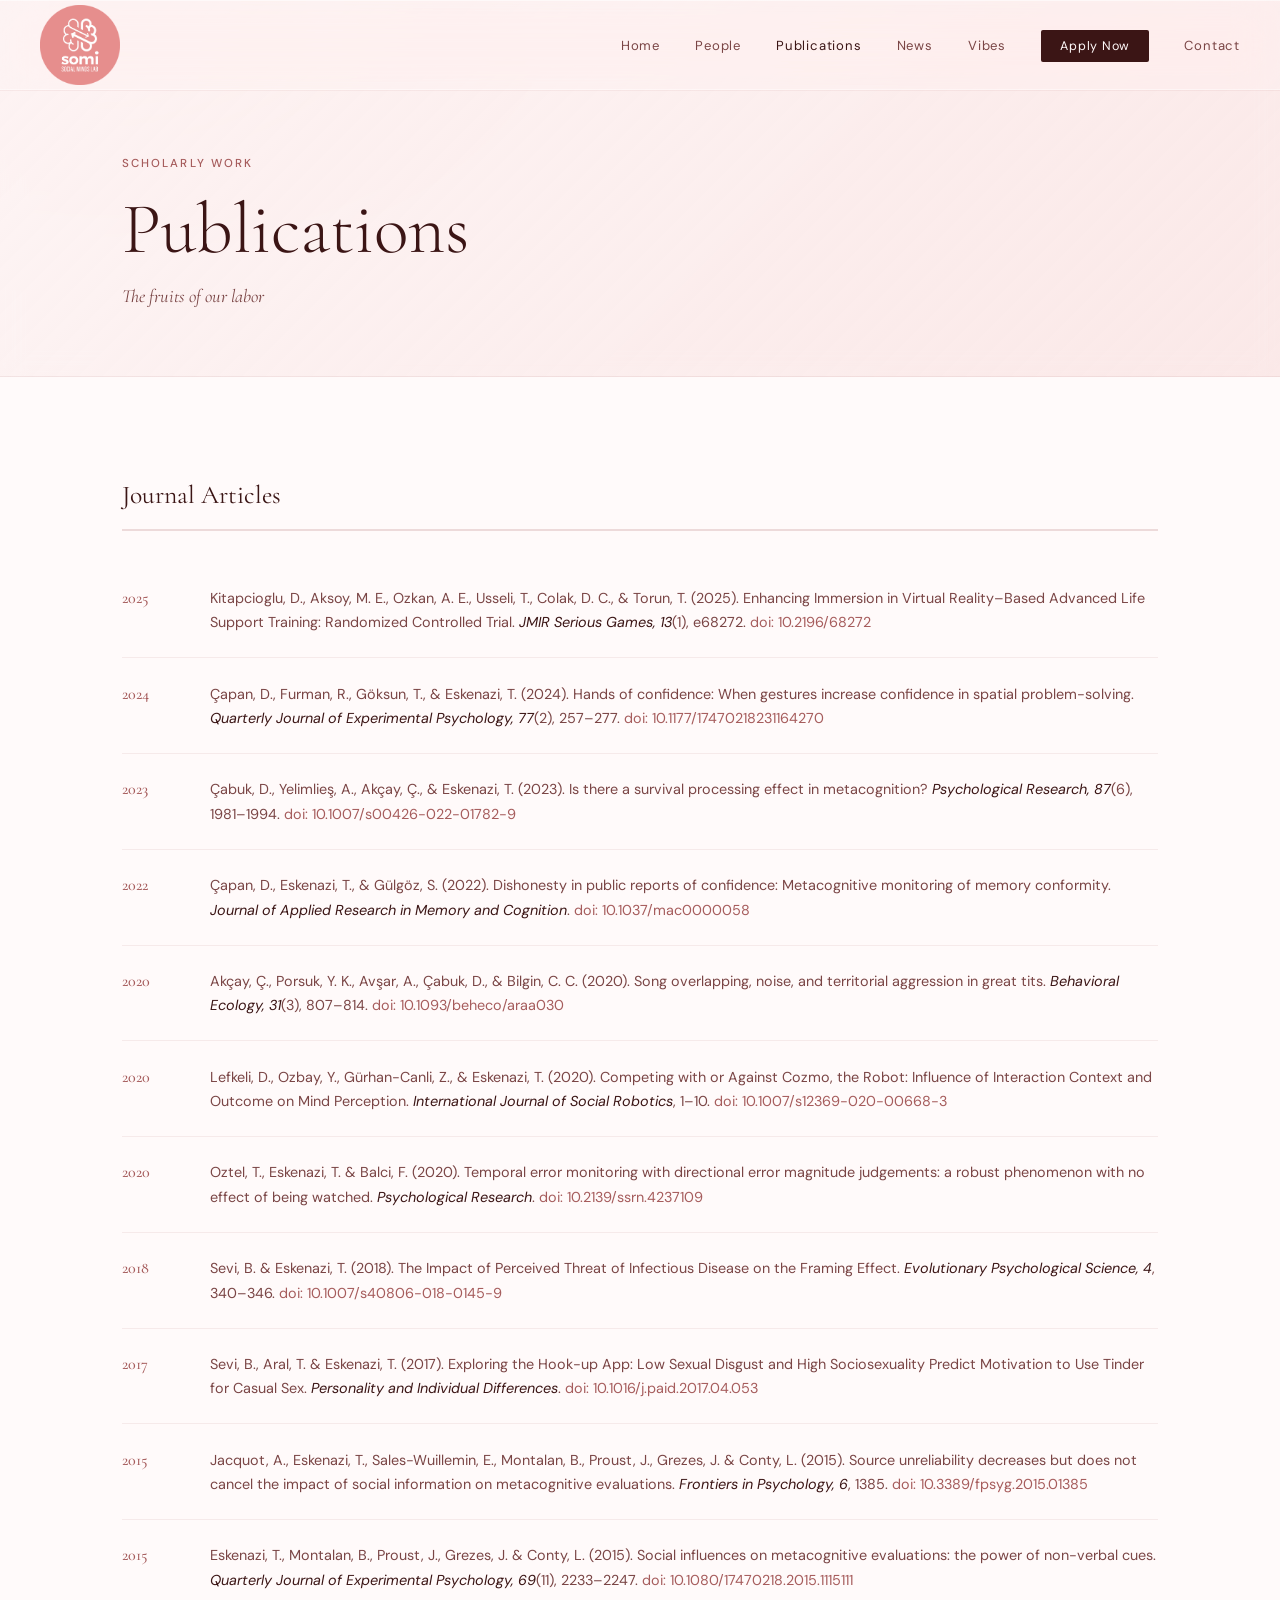
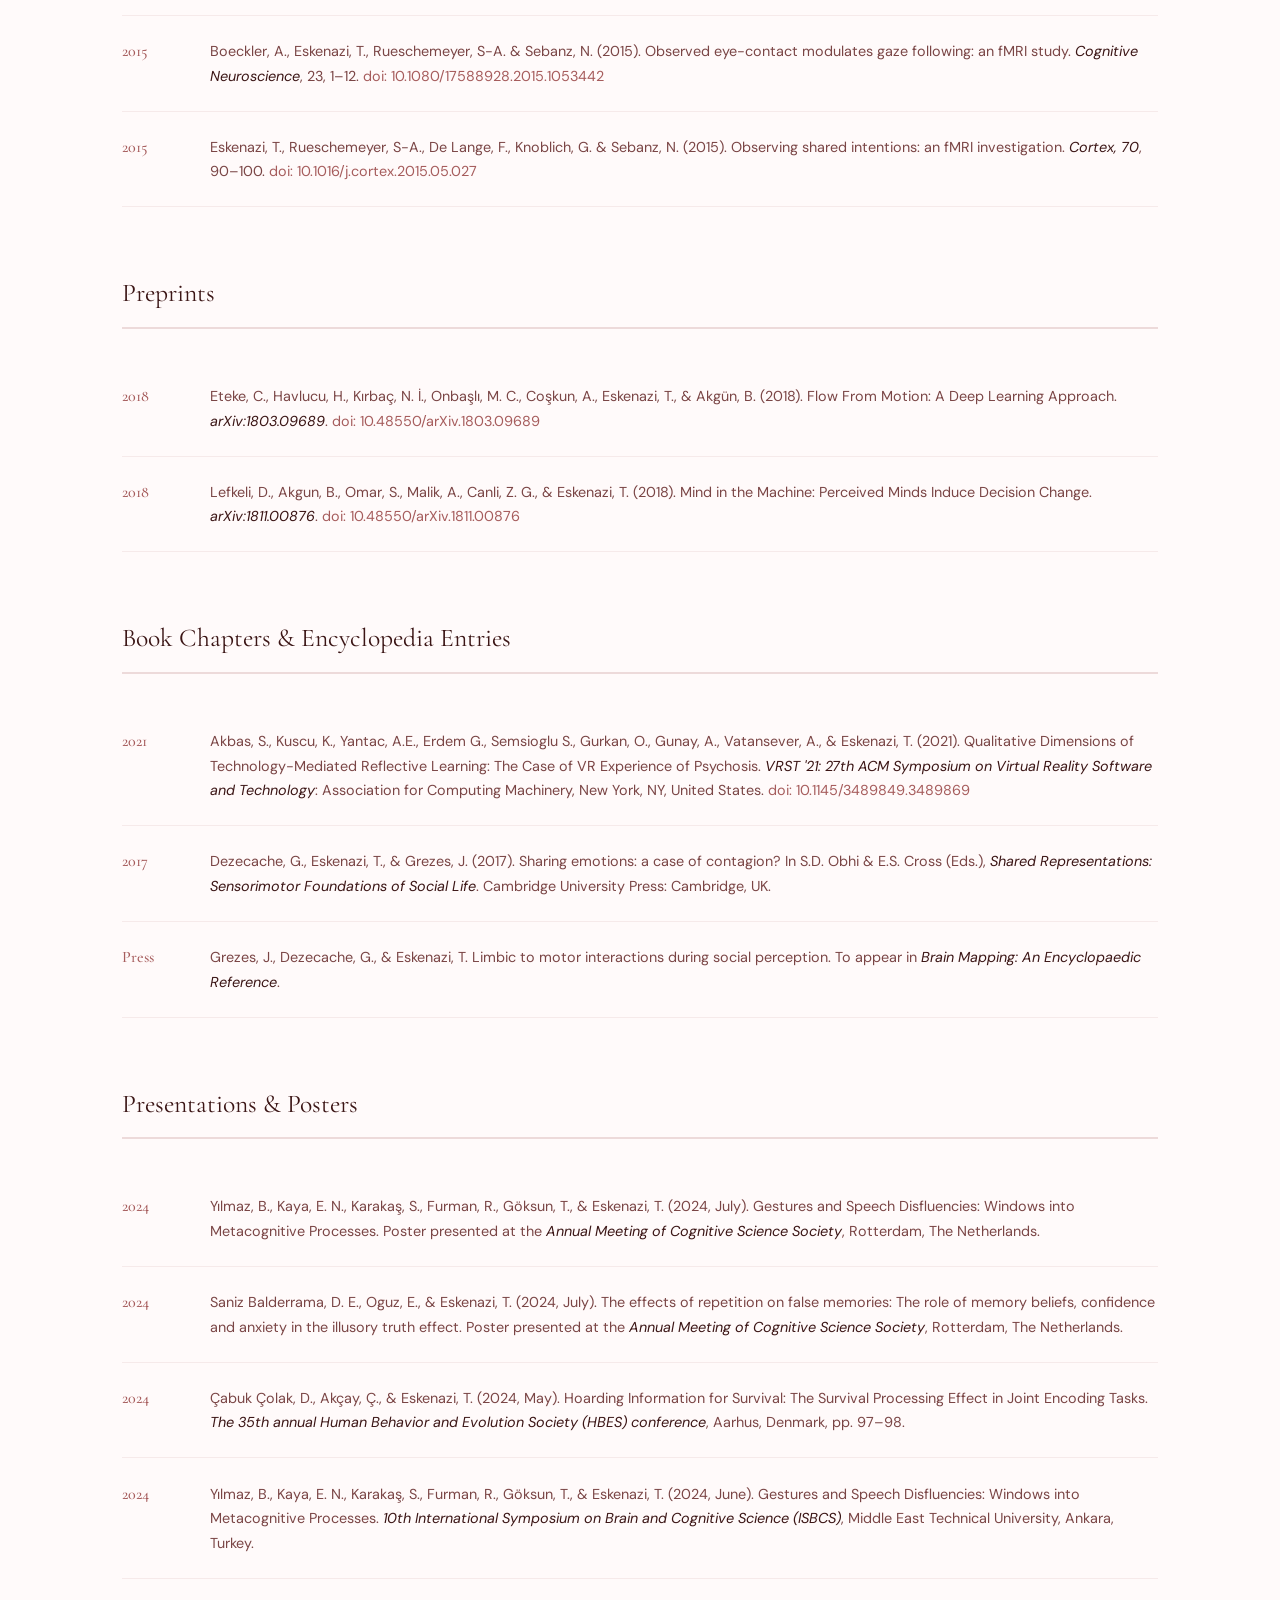
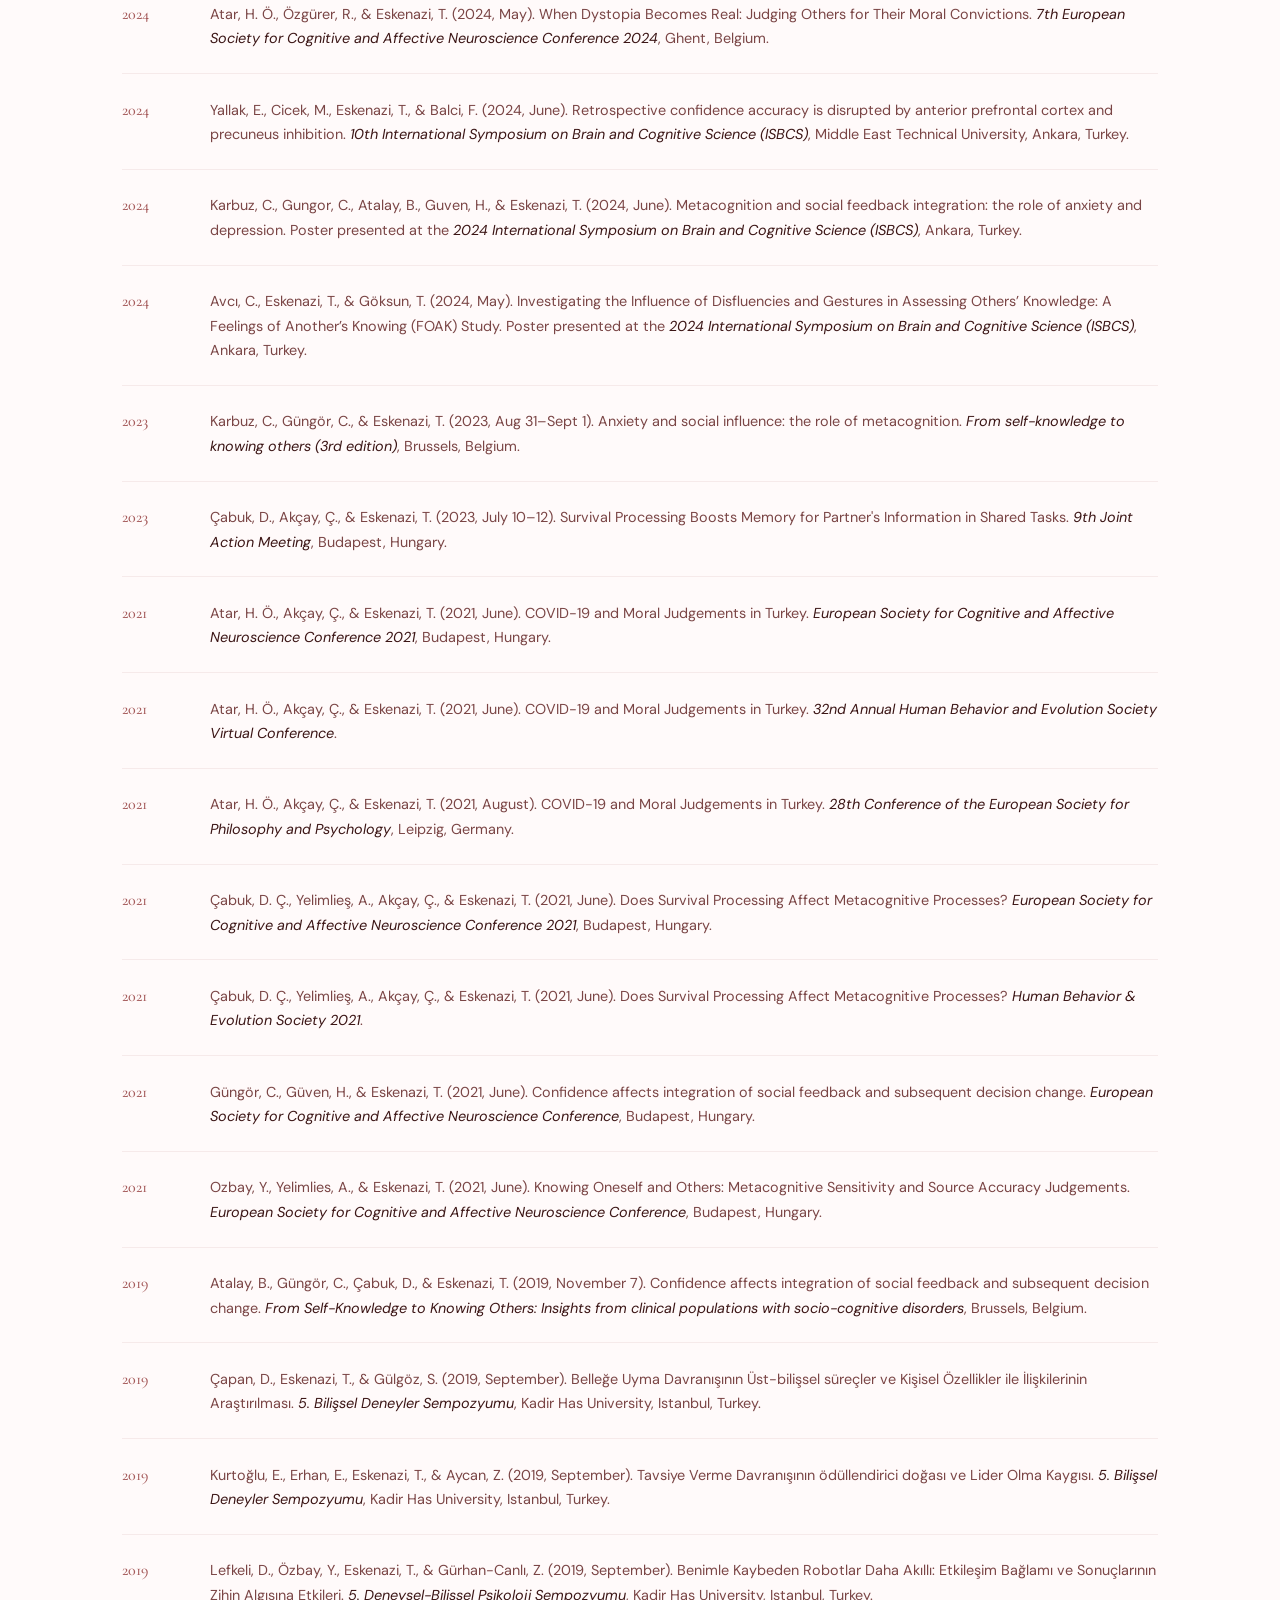
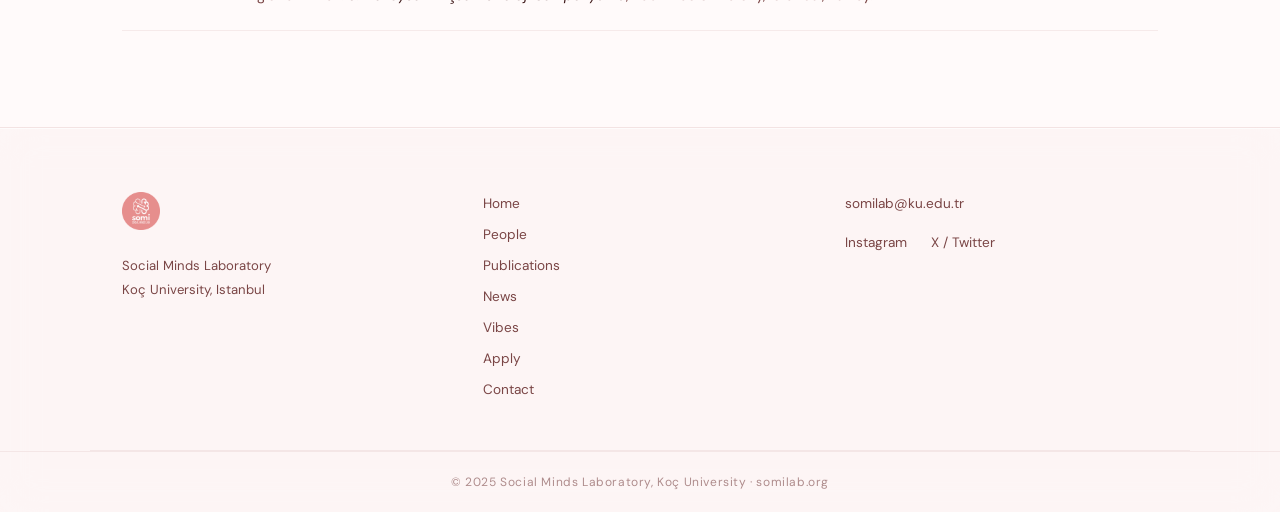
<file: publications.html>
<!DOCTYPE html>
<html lang="en">
<head>
  <meta charset="UTF-8" />
  <meta name="viewport" content="width=device-width, initial-scale=1.0"/>
  <title>Publications — SoMi Lab</title>
  <link rel="preconnect" href="https://fonts.googleapis.com">
  <link rel="preconnect" href="https://fonts.gstatic.com" crossorigin>
  <link href="https://fonts.googleapis.com/css2?family=Cormorant+Garamond:ital,wght@0,300;0,400;0,500;0,600;1,300;1,400&family=DM+Sans:wght@300;400;500&display=swap" rel="stylesheet">
  <link rel="icon" type="image/png" href="images/logo.png">
  <link rel="shortcut icon" type="image/png" href="images/logo.png">
  <link rel="apple-touch-icon" href="images/logo.png">
  <link rel="stylesheet" href="style.css">
</head>
<body>

  <nav id="navbar">
    <a href="index.html" class="nav-logo">
      <img src="images/logo.png" alt="SoMi Lab" class="nav-logo-img" onerror="this.style.display='none'; this.nextElementSibling.style.display='flex'">
      <span class="nav-logo-text" style="display:none"><span class="logo-somi">SoMi</span><span class="logo-lab">LAB</span></span>
    </a>
    <button class="hamburger" id="hamburger" aria-label="Menu">
      <span></span><span></span><span></span>
    </button>
    <ul class="nav-links" id="nav-links">
      <li><a href="index.html">Home</a></li>
      <li><a href="people.html">People</a></li>
      <li><a href="publications.html" class="active">Publications</a></li>
      <li><a href="news.html">News</a></li>
      <li><a href="vibes.html">Vibes</a></li>
      <li><a href="apply.html" class="nav-apply">Apply Now</a></li>
      <li><a href="contact.html">Contact</a></li>
    </ul>
  </nav>

  <div class="page-header">
    <div class="container">
      <div class="section-label">Scholarly Work</div>
      <h1 class="page-title">Publications</h1>
      <p class="page-subtitle">The fruits of our labor</p>
    </div>
  </div>

  <section class="section pub-section">
    <div class="container">

      <h2 class="pub-category">Journal Articles</h2>

      <div class="pub-list">
        <div class="pub-item">
          <span class="pub-year">2025</span>
          <div class="pub-content">
            <p>Kitapcioglu, D., Aksoy, M. E., Ozkan, A. E., Usseli, T., Colak, D. C., &amp; Torun, T. (2025). Enhancing Immersion in Virtual Reality–Based Advanced Life Support Training: Randomized Controlled Trial. <em>JMIR Serious Games, 13</em>(1), e68272. <a href="https://games.jmir.org/2025/1/e68272" target="_blank">doi: 10.2196/68272</a></p>
          </div>
        </div>

        <div class="pub-item">
          <span class="pub-year">2024</span>
          <div class="pub-content">
            <p>Çapan, D., Furman, R., Göksun, T., &amp; Eskenazi, T. (2024). Hands of confidence: When gestures increase confidence in spatial problem-solving. <em>Quarterly Journal of Experimental Psychology, 77</em>(2), 257–277. <a href="https://doi.org/10.1177/17470218231164270" target="_blank">doi: 10.1177/17470218231164270</a></p>
          </div>
        </div>

        <div class="pub-item">
          <span class="pub-year">2023</span>
          <div class="pub-content">
            <p>Çabuk, D., Yelimlieş, A., Akçay, Ç., &amp; Eskenazi, T. (2023). Is there a survival processing effect in metacognition? <em>Psychological Research, 87</em>(6), 1981–1994. <a href="https://doi.org/10.1007/s00426-022-01782-9" target="_blank">doi: 10.1007/s00426-022-01782-9</a></p>
          </div>
        </div>

        <div class="pub-item">
          <span class="pub-year">2022</span>
          <div class="pub-content">
            <p>Çapan, D., Eskenazi, T., &amp; Gülgöz, S. (2022). Dishonesty in public reports of confidence: Metacognitive monitoring of memory conformity. <em>Journal of Applied Research in Memory and Cognition</em>. <a href="https://doi.org/10.1037/mac0000058" target="_blank">doi: 10.1037/mac0000058</a></p>
          </div>
        </div>

        <div class="pub-item">
          <span class="pub-year">2020</span>
          <div class="pub-content">
            <p>Akçay, Ç., Porsuk, Y. K., Avşar, A., Çabuk, D., &amp; Bilgin, C. C. (2020). Song overlapping, noise, and territorial aggression in great tits. <em>Behavioral Ecology, 31</em>(3), 807–814. <a href="https://doi.org/10.1093/beheco/araa030" target="_blank">doi: 10.1093/beheco/araa030</a></p>
          </div>
        </div>

        <div class="pub-item">
          <span class="pub-year">2020</span>
          <div class="pub-content">
            <p>Lefkeli, D., Ozbay, Y., Gürhan-Canli, Z., &amp; Eskenazi, T. (2020). Competing with or Against Cozmo, the Robot: Influence of Interaction Context and Outcome on Mind Perception. <em>International Journal of Social Robotics</em>, 1–10. <a href="https://doi.org/10.1007/s12369-020-00668-3" target="_blank">doi: 10.1007/s12369-020-00668-3</a></p>
          </div>
        </div>

        <div class="pub-item">
          <span class="pub-year">2020</span>
          <div class="pub-content">
            <p>Oztel, T., Eskenazi, T. &amp; Balci, F. (2020). Temporal error monitoring with directional error magnitude judgements: a robust phenomenon with no effect of being watched. <em>Psychological Research</em>. <a href="http://dx.doi.org/10.2139/ssrn.4237109" target="_blank">doi: 10.2139/ssrn.4237109</a></p>
          </div>
        </div>

        <div class="pub-item">
          <span class="pub-year">2018</span>
          <div class="pub-content">
            <p>Sevi, B. &amp; Eskenazi, T. (2018). The Impact of Perceived Threat of Infectious Disease on the Framing Effect. <em>Evolutionary Psychological Science, 4</em>, 340–346. <a href="https://doi.org/10.1007/s40806-018-0145-9" target="_blank">doi: 10.1007/s40806-018-0145-9</a></p>
          </div>
        </div>

        <div class="pub-item">
          <span class="pub-year">2017</span>
          <div class="pub-content">
            <p>Sevi, B., Aral, T. &amp; Eskenazi, T. (2017). Exploring the Hook-up App: Low Sexual Disgust and High Sociosexuality Predict Motivation to Use Tinder for Casual Sex. <em>Personality and Individual Differences</em>. <a href="https://doi.org/10.1016/j.paid.2017.04.053" target="_blank">doi: 10.1016/j.paid.2017.04.053</a></p>
          </div>
        </div>

        <div class="pub-item">
          <span class="pub-year">2015</span>
          <div class="pub-content">
            <p>Jacquot, A., Eskenazi, T., Sales-Wuillemin, E., Montalan, B., Proust, J., Grezes, J. &amp; Conty, L. (2015). Source unreliability decreases but does not cancel the impact of social information on metacognitive evaluations. <em>Frontiers in Psychology, 6</em>, 1385. <a href="https://doi.org/10.3389/fpsyg.2015.01385" target="_blank">doi: 10.3389/fpsyg.2015.01385</a></p>
          </div>
        </div>

        <div class="pub-item">
          <span class="pub-year">2015</span>
          <div class="pub-content">
            <p>Eskenazi, T., Montalan, B., Proust, J., Grezes, J. &amp; Conty, L. (2015). Social influences on metacognitive evaluations: the power of non-verbal cues. <em>Quarterly Journal of Experimental Psychology, 69</em>(11), 2233–2247. <a href="https://doi.org/10.1080/17470218.2015.1115111" target="_blank">doi: 10.1080/17470218.2015.1115111</a></p>
          </div>
        </div>

        <div class="pub-item">
          <span class="pub-year">2015</span>
          <div class="pub-content">
            <p>Boeckler, A., Eskenazi, T., Rueschemeyer, S-A. &amp; Sebanz, N. (2015). Observed eye-contact modulates gaze following: an fMRI study. <em>Cognitive Neuroscience</em>, 23, 1–12. <a href="https://doi.org/10.1080/17588928.2015.1053442" target="_blank">doi: 10.1080/17588928.2015.1053442</a></p>
          </div>
        </div>

        <div class="pub-item">
          <span class="pub-year">2015</span>
          <div class="pub-content">
            <p>Eskenazi, T., Rueschemeyer, S-A., De Lange, F., Knoblich, G. &amp; Sebanz, N. (2015). Observing shared intentions: an fMRI investigation. <em>Cortex, 70</em>, 90–100. <a href="https://doi.org/10.1016/j.cortex.2015.05.027" target="_blank">doi: 10.1016/j.cortex.2015.05.027</a></p>
          </div>
        </div>
      </div>

      <h2 class="pub-category" style="margin-top: 4rem;">Preprints</h2>
      <div class="pub-list">
        <div class="pub-item">
          <span class="pub-year">2018</span>
          <div class="pub-content">
            <p>Eteke, C., Havlucu, H., Kırbaç, N. İ., Onbaşlı, M. C., Coşkun, A., Eskenazi, T., &amp; Akgün, B. (2018). Flow From Motion: A Deep Learning Approach. <em>arXiv:1803.09689</em>. <a href="https://doi.org/10.48550/arXiv.1803.09689" target="_blank">doi: 10.48550/arXiv.1803.09689</a></p>
          </div>
        </div>
        <div class="pub-item">
          <span class="pub-year">2018</span>
          <div class="pub-content">
            <p>Lefkeli, D., Akgun, B., Omar, S., Malik, A., Canli, Z. G., &amp; Eskenazi, T. (2018). Mind in the Machine: Perceived Minds Induce Decision Change. <em>arXiv:1811.00876</em>. <a href="https://doi.org/10.48550/arXiv.1811.00876" target="_blank">doi: 10.48550/arXiv.1811.00876</a></p>
          </div>
        </div>
      </div>

      <h2 class="pub-category" style="margin-top: 4rem;">Book Chapters &amp; Encyclopedia Entries</h2>
      <div class="pub-list">
        <div class="pub-item">
          <span class="pub-year">2021</span>
          <div class="pub-content">
            <p>Akbas, S., Kuscu, K., Yantac, A.E., Erdem G., Semsioglu S., Gurkan, O., Gunay, A., Vatansever, A., &amp; Eskenazi, T. (2021). Qualitative Dimensions of Technology-Mediated Reflective Learning: The Case of VR Experience of Psychosis. <em>VRST '21: 27th ACM Symposium on Virtual Reality Software and Technology</em>: Association for Computing Machinery, New York, NY, United States. <a href="https://doi.org/10.1145/3489849.3489869" target="_blank">doi: 10.1145/3489849.3489869</a></p>
          </div>
        </div>

        <div class="pub-item">
          <span class="pub-year">2017</span>
          <div class="pub-content">
            <p>Dezecache, G., Eskenazi, T., &amp; Grezes, J. (2017). Sharing emotions: a case of contagion? In S.D. Obhi &amp; E.S. Cross (Eds.), <em>Shared Representations: Sensorimotor Foundations of Social Life</em>. Cambridge University Press: Cambridge, UK.</p>
          </div>
        </div>

        <div class="pub-item">
          <span class="pub-year">Press</span>
          <div class="pub-content">
            <p>Grezes, J., Dezecache, G., &amp; Eskenazi, T. Limbic to motor interactions during social perception. To appear in <em>Brain Mapping: An Encyclopaedic Reference</em>.</p>
          </div>
        </div>
      </div>

      <h2 class="pub-category" style="margin-top: 4rem;">Presentations &amp; Posters</h2>
      <div class="pub-list">
        <!-- 2024 Items -->
        <div class="pub-item">
          <span class="pub-year">2024</span>
          <div class="pub-content">
            <p>Yılmaz, B., Kaya, E. N., Karakaş, S., Furman, R., Göksun, T., &amp; Eskenazi, T. (2024, July). Gestures and Speech Disfluencies: Windows into Metacognitive Processes. Poster presented at the <em>Annual Meeting of Cognitive Science Society</em>, Rotterdam, The Netherlands.</p>
          </div>
        </div>

        <div class="pub-item">
          <span class="pub-year">2024</span>
          <div class="pub-content">
            <p>Saniz Balderrama, D. E., Oguz, E., &amp; Eskenazi, T. (2024, July). The effects of repetition on false memories: The role of memory beliefs, confidence and anxiety in the illusory truth effect. Poster presented at the <em>Annual Meeting of Cognitive Science Society</em>, Rotterdam, The Netherlands.</p>
          </div>
        </div>

        <div class="pub-item">
          <span class="pub-year">2024</span>
          <div class="pub-content">
            <p>Çabuk Çolak, D., Akçay, Ç., &amp; Eskenazi, T. (2024, May). Hoarding Information for Survival: The Survival Processing Effect in Joint Encoding Tasks. <em>The 35th annual Human Behavior and Evolution Society (HBES) conference</em>, Aarhus, Denmark, pp. 97–98.</p>
          </div>
        </div>

        <div class="pub-item">
          <span class="pub-year">2024</span>
          <div class="pub-content">
            <p>Yılmaz, B., Kaya, E. N., Karakaş, S., Furman, R., Göksun, T., &amp; Eskenazi, T. (2024, June). Gestures and Speech Disfluencies: Windows into Metacognitive Processes. <em>10th International Symposium on Brain and Cognitive Science (ISBCS)</em>, Middle East Technical University, Ankara, Turkey.</p>
          </div>
        </div>

        <div class="pub-item">
          <span class="pub-year">2024</span>
          <div class="pub-content">
            <p>Atar, H. Ö., Özgürer, R., &amp; Eskenazi, T. (2024, May). When Dystopia Becomes Real: Judging Others for Their Moral Convictions. <em>7th European Society for Cognitive and Affective Neuroscience Conference 2024</em>, Ghent, Belgium.</p>
          </div>
        </div>

        <div class="pub-item">
          <span class="pub-year">2024</span>
          <div class="pub-content">
            <p>Yallak, E., Cicek, M., Eskenazi, T., &amp; Balci, F. (2024, June). Retrospective confidence accuracy is disrupted by anterior prefrontal cortex and precuneus inhibition. <em>10th International Symposium on Brain and Cognitive Science (ISBCS)</em>, Middle East Technical University, Ankara, Turkey.</p>
          </div>
        </div>

        <div class="pub-item">
          <span class="pub-year">2024</span>
          <div class="pub-content">
            <p>Karbuz, C., Gungor, C., Atalay, B., Guven, H., &amp; Eskenazi, T. (2024, June). Metacognition and social feedback integration: the role of anxiety and depression. Poster presented at the <em>2024 International Symposium on Brain and Cognitive Science (ISBCS)</em>, Ankara, Turkey.</p>
          </div>
        </div>

        <div class="pub-item">
          <span class="pub-year">2024</span>
          <div class="pub-content">
            <p>Avcı, C., Eskenazi, T., &amp; Göksun, T. (2024, May). Investigating the Influence of Disfluencies and Gestures in Assessing Others’ Knowledge: A Feelings of Another’s Knowing (FOAK) Study. Poster presented at the <em>2024 International Symposium on Brain and Cognitive Science (ISBCS)</em>, Ankara, Turkey.</p>
          </div>
        </div>

        <!-- 2023 Items -->
        <div class="pub-item">
          <span class="pub-year">2023</span>
          <div class="pub-content">
            <p>Karbuz, C., Güngör, C., &amp; Eskenazi, T. (2023, Aug 31–Sept 1). Anxiety and social influence: the role of metacognition. <em>From self-knowledge to knowing others (3rd edition)</em>, Brussels, Belgium.</p>
          </div>
        </div>

        <div class="pub-item">
          <span class="pub-year">2023</span>
          <div class="pub-content">
            <p>Çabuk, D., Akçay, Ç., &amp; Eskenazi, T. (2023, July 10–12). Survival Processing Boosts Memory for Partner's Information in Shared Tasks. <em>9th Joint Action Meeting</em>, Budapest, Hungary.</p>
          </div>
        </div>

        <!-- 2021 Items -->
        <div class="pub-item">
          <span class="pub-year">2021</span>
          <div class="pub-content">
            <p>Atar, H. Ö., Akçay, Ç., &amp; Eskenazi, T. (2021, June). COVID-19 and Moral Judgements in Turkey. <em>European Society for Cognitive and Affective Neuroscience Conference 2021</em>, Budapest, Hungary.</p>
          </div>
        </div>

        <div class="pub-item">
          <span class="pub-year">2021</span>
          <div class="pub-content">
            <p>Atar, H. Ö., Akçay, Ç., &amp; Eskenazi, T. (2021, June). COVID-19 and Moral Judgements in Turkey. <em>32nd Annual Human Behavior and Evolution Society Virtual Conference</em>.</p>
          </div>
        </div>

        <div class="pub-item">
          <span class="pub-year">2021</span>
          <div class="pub-content">
            <p>Atar, H. Ö., Akçay, Ç., &amp; Eskenazi, T. (2021, August). COVID-19 and Moral Judgements in Turkey. <em>28th Conference of the European Society for Philosophy and Psychology</em>, Leipzig, Germany.</p>
          </div>
        </div>

        <div class="pub-item">
          <span class="pub-year">2021</span>
          <div class="pub-content">
            <p>Çabuk, D. Ç., Yelimlieş, A., Akçay, Ç., &amp; Eskenazi, T. (2021, June). Does Survival Processing Affect Metacognitive Processes? <em>European Society for Cognitive and Affective Neuroscience Conference 2021</em>, Budapest, Hungary.</p>
          </div>
        </div>

        <div class="pub-item">
          <span class="pub-year">2021</span>
          <div class="pub-content">
            <p>Çabuk, D. Ç., Yelimlieş, A., Akçay, Ç., &amp; Eskenazi, T. (2021, June). Does Survival Processing Affect Metacognitive Processes? <em>Human Behavior &amp; Evolution Society 2021</em>.</p>
          </div>
        </div>

        <div class="pub-item">
          <span class="pub-year">2021</span>
          <div class="pub-content">
            <p>Güngör, C., Güven, H., &amp; Eskenazi, T. (2021, June). Confidence affects integration of social feedback and subsequent decision change. <em>European Society for Cognitive and Affective Neuroscience Conference</em>, Budapest, Hungary.</p>
          </div>
        </div>

        <div class="pub-item">
          <span class="pub-year">2021</span>
          <div class="pub-content">
            <p>Ozbay, Y., Yelimlies, A., &amp; Eskenazi, T. (2021, June). Knowing Oneself and Others: Metacognitive Sensitivity and Source Accuracy Judgements. <em>European Society for Cognitive and Affective Neuroscience Conference</em>, Budapest, Hungary.</p>
          </div>
        </div>

        <!-- 2019 Items -->
        <div class="pub-item">
          <span class="pub-year">2019</span>
          <div class="pub-content">
            <p>Atalay, B., Güngör, C., Çabuk, D., &amp; Eskenazi, T. (2019, November 7). Confidence affects integration of social feedback and subsequent decision change. <em>From Self-Knowledge to Knowing Others: Insights from clinical populations with socio-cognitive disorders</em>, Brussels, Belgium.</p>
          </div>
        </div>

        <div class="pub-item">
          <span class="pub-year">2019</span>
          <div class="pub-content">
            <p>Çapan, D., Eskenazi, T., &amp; Gülgöz, S. (2019, September). Belleğe Uyma Davranışının Üst-bilişsel süreçler ve Kişisel Özellikler ile İlişkilerinin Araştırılması. <em>5. Bilişsel Deneyler Sempozyumu</em>, Kadir Has University, Istanbul, Turkey.</p>
          </div>
        </div>

        <div class="pub-item">
          <span class="pub-year">2019</span>
          <div class="pub-content">
            <p>Kurtoğlu, E., Erhan, E., Eskenazi, T., &amp; Aycan, Z. (2019, September). Tavsiye Verme Davranışının ödüllendirici doğası ve Lider Olma Kaygısı. <em>5. Bilişsel Deneyler Sempozyumu</em>, Kadir Has University, Istanbul, Turkey.</p>
          </div>
        </div>

        <div class="pub-item">
          <span class="pub-year">2019</span>
          <div class="pub-content">
            <p>Lefkeli, D., Özbay, Y., Eskenazi, T., &amp; Gürhan-Canlı, Z. (2019, September). Benimle Kaybeden Robotlar Daha Akıllı: Etkileşim Bağlamı ve Sonuçlarının Zihin Algısına Etkileri. <em>5. Deneysel-Bilişsel Psikoloji Sempozyumu</em>, Kadir Has University, Istanbul, Turkey.</p>
          </div>
        </div>
      </div>

    </div>
  </section>

  <footer class="footer">
    <div class="container footer-inner">
      <div class="footer-brand">
        <img src="images/logo.png" alt="SoMi Lab" class="footer-logo-img" onerror="this.style.display='none'">
        <p>Social Minds Laboratory<br>Koç University, Istanbul</p>
      </div>
      <div class="footer-links">
        <a href="index.html">Home</a>
        <a href="people.html">People</a>
        <a href="publications.html">Publications</a>
        <a href="news.html">News</a>
        <a href="vibes.html">Vibes</a>
        <a href="apply.html">Apply</a>
        <a href="contact.html">Contact</a>
      </div>
      <div class="footer-contact">
        <a href="mailto:somilab@ku.edu.tr">somilab@ku.edu.tr</a>
        <div class="footer-social">
          <a href="https://www.instagram.com/somilab.ku/" target="_blank">Instagram</a>
          <a href="https://x.com/labsomi" target="_blank">X / Twitter</a>
        </div>
      </div>
    </div>
    <div class="footer-bottom">
      <p>© 2025 Social Minds Laboratory, Koç University · somilab.org</p>
    </div>
  </footer>

  <script src="main.js"></script>
</body>
</html>
</file>
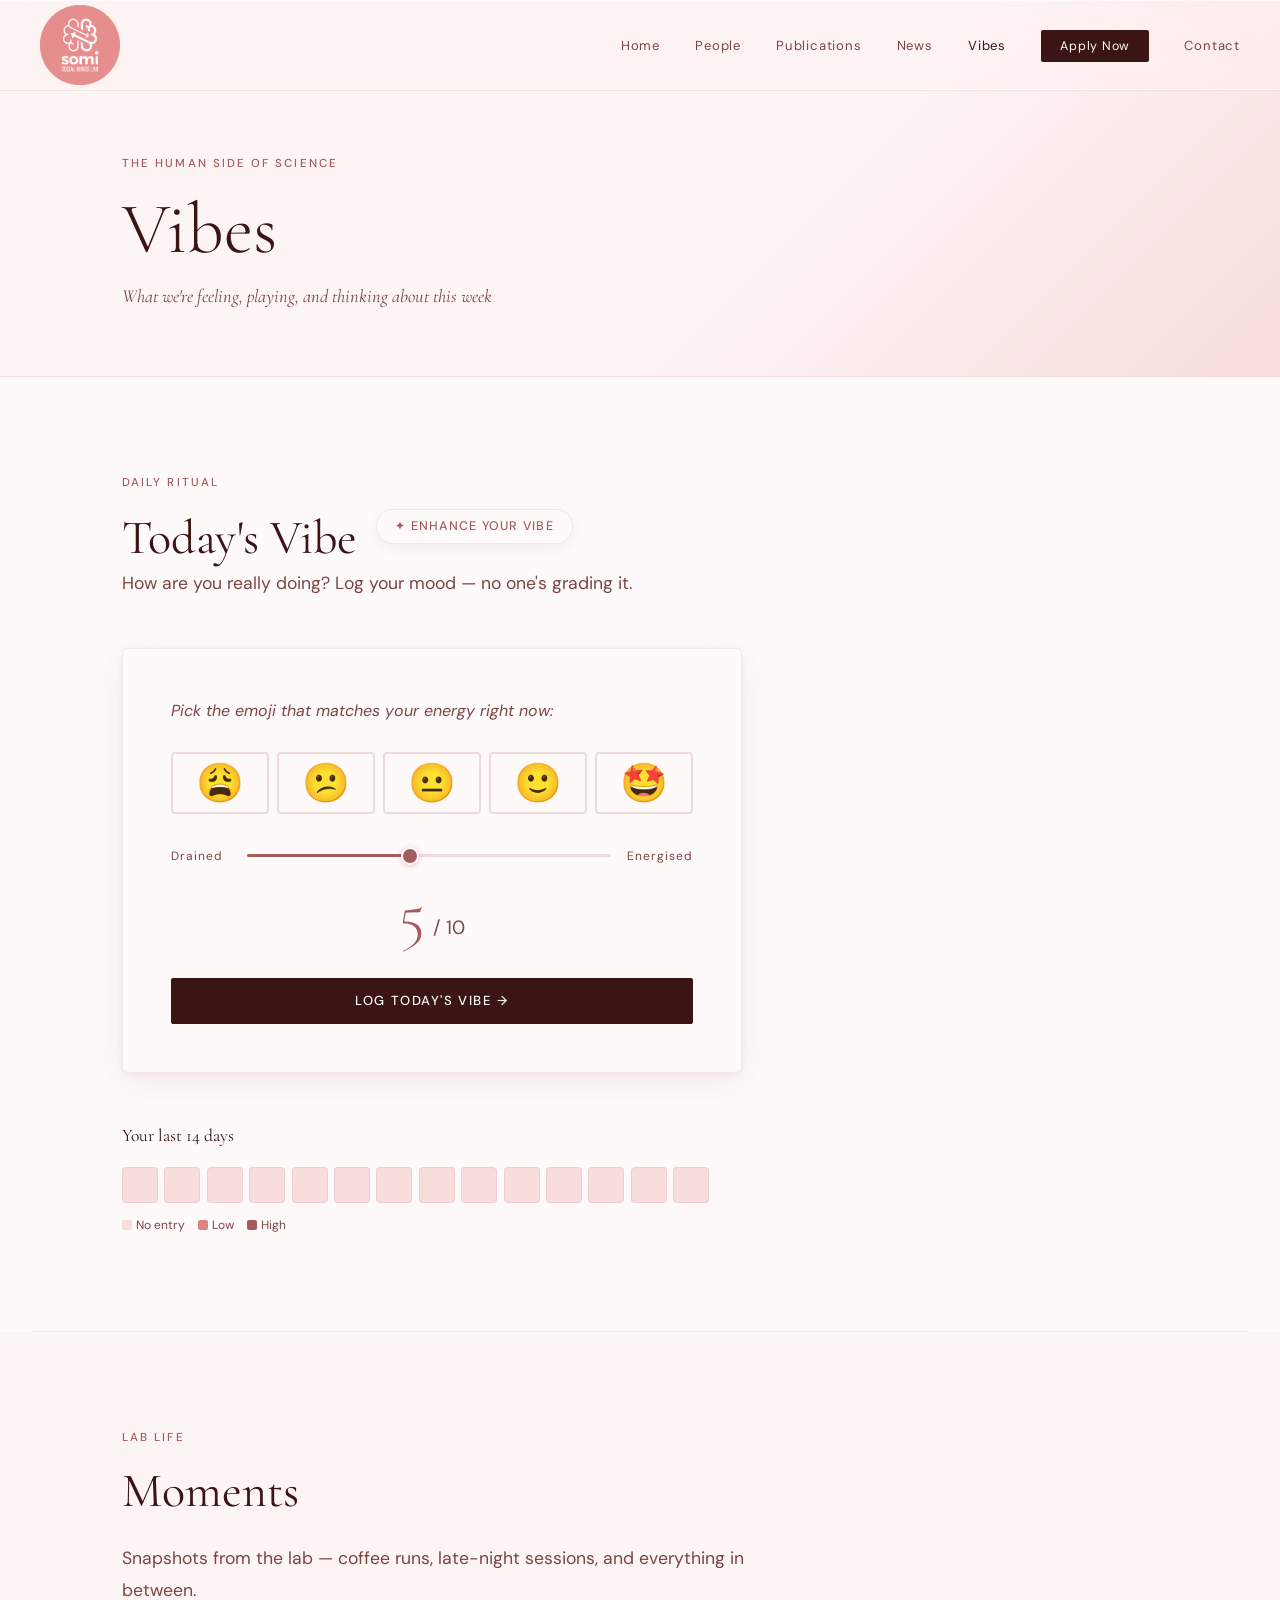
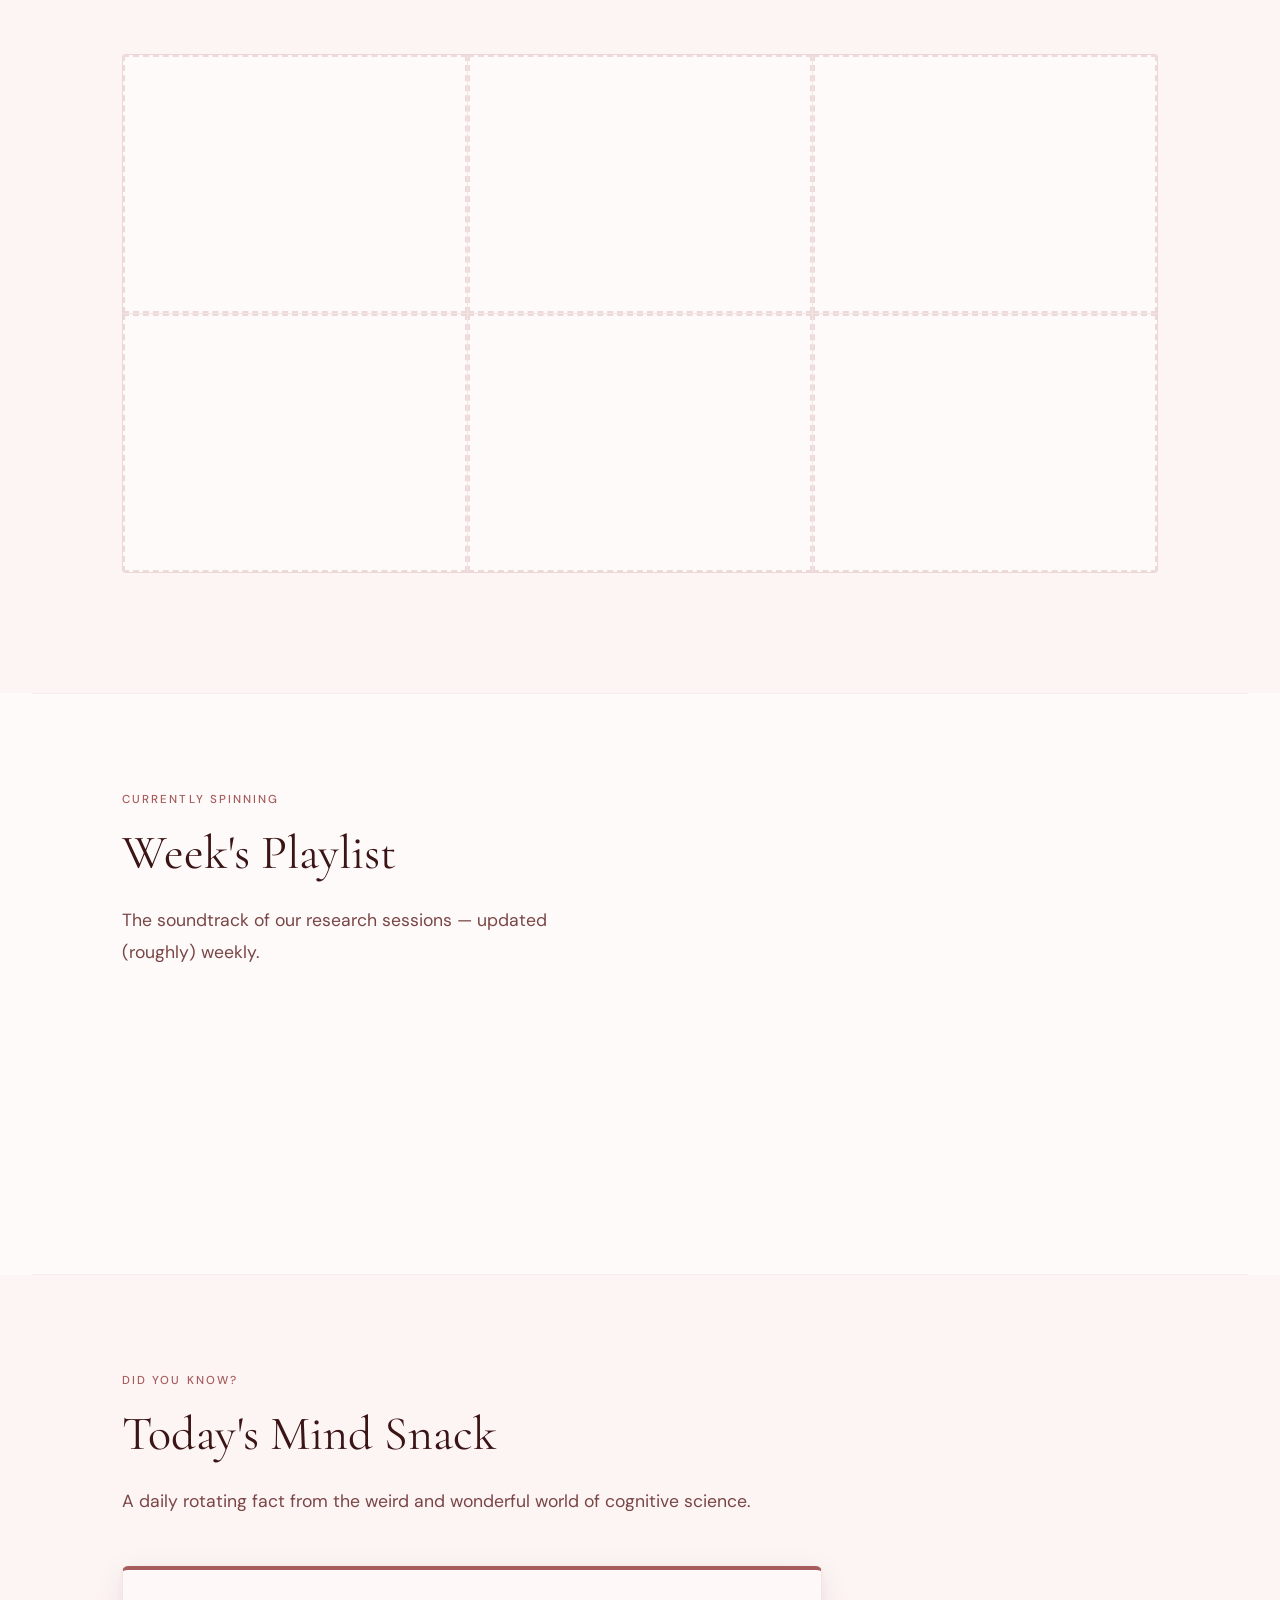
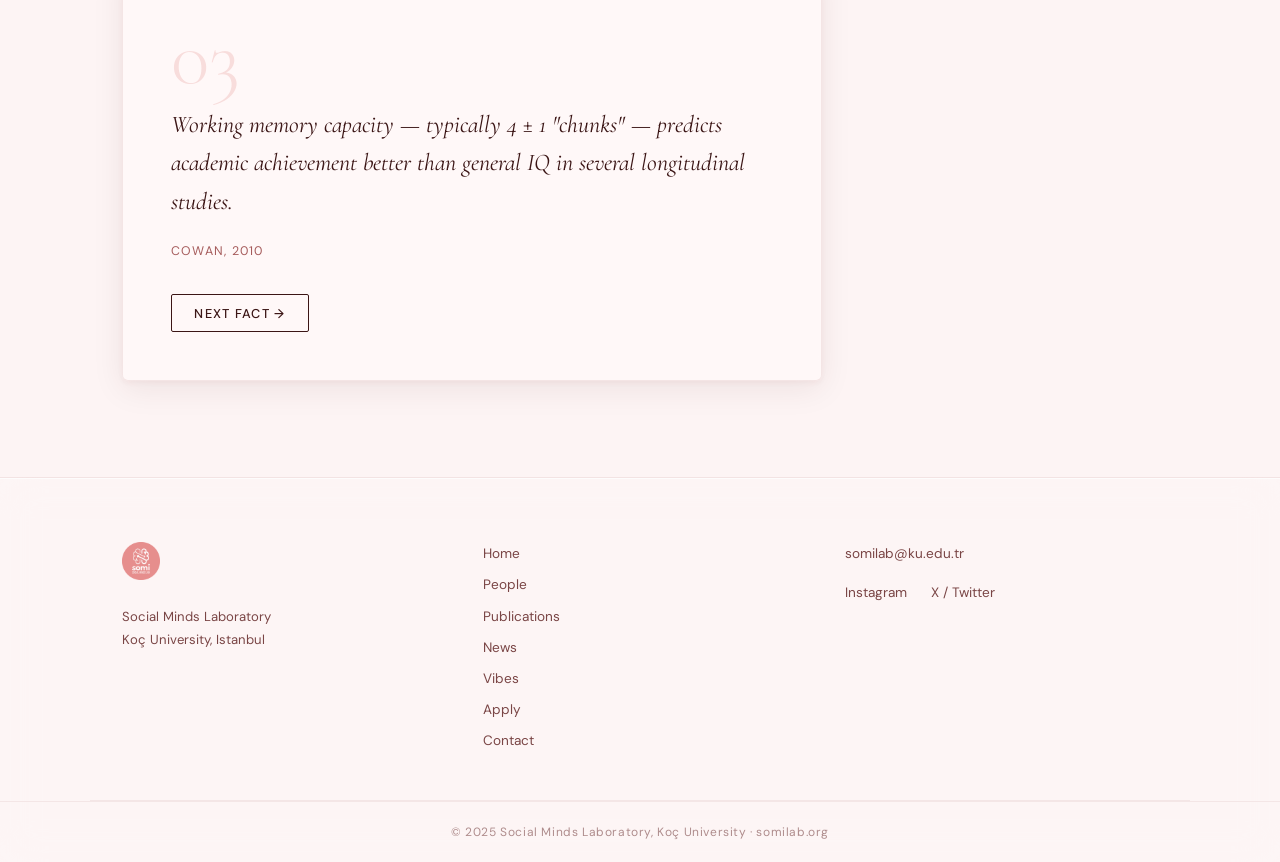
<file: vibes.html>
<!DOCTYPE html>
<html lang="en">
<head>
  <meta charset="UTF-8" />
  <meta name="viewport" content="width=device-width, initial-scale=1.0"/>
  <title>Vibes — SoMi Lab</title>
  <link rel="preconnect" href="https://fonts.googleapis.com">
  <link rel="preconnect" href="https://fonts.gstatic.com" crossorigin>
  <link href="https://fonts.googleapis.com/css2?family=Cormorant+Garamond:ital,wght@0,300;0,400;0,500;0,600;1,300;1,400&family=DM+Sans:wght@300;400;500&display=swap" rel="stylesheet">
  <link rel="icon" type="image/png" href="images/logo.png">
  <link rel="shortcut icon" type="image/png" href="images/logo.png">
  <link rel="apple-touch-icon" href="images/logo.png">
  <link rel="stylesheet" href="style.css">
  <link rel="stylesheet" href="vibes.css">
</head>
<body>

  <nav id="navbar">
    <a href="index.html" class="nav-logo">
      <img src="images/logo.png" alt="SoMi Lab" class="nav-logo-img" onerror="this.style.display='none'; this.nextElementSibling.style.display='flex'">
      <span class="nav-logo-text" style="display:none"><span class="logo-somi">SoMi</span><span class="logo-lab">LAB</span></span>
    </a>
    <button class="hamburger" id="hamburger" aria-label="Menu">
      <span></span><span></span><span></span>
    </button>
    <ul class="nav-links" id="nav-links">
      <li><a href="index.html">Home</a></li>
      <li><a href="people.html">People</a></li>
      <li><a href="publications.html">Publications</a></li>
      <li><a href="news.html">News</a></li>
      <li><a href="vibes.html" class="active">Vibes</a></li>
      <li><a href="apply.html" class="nav-apply">Apply Now</a></li>
      <li><a href="contact.html">Contact</a></li>
    </ul>
  </nav>

  <!-- PAGE HEADER -->
  <div class="page-header vibes-header">
    <div class="container">
      <div class="section-label">The Human Side of Science</div>
      <h1 class="page-title">Vibes</h1>
      <p class="page-subtitle">What we're feeling, playing, and thinking about this week</p>
    </div>
  </div>

  <!-- MOOD TRACKER -->
  <section class="section vibes-mood-section">
    <div class="container">
      <div class="vibes-section-header">
        <div class="section-label">Daily Ritual</div>
        <div class="mood-title-row">
          <h2 class="section-title">Today's Vibe</h2>
          <button class="enhance-vibe-btn" id="enhanceVibe" aria-label="Enhance your vibe">
            ✦ Enhance your vibe
          </button>
        </div>
        <p class="section-lead">How are you really doing? Log your mood — no one's grading it.</p>
      </div>

      <div class="mood-card" id="moodCard">

        <!-- RATING UI (shown when not yet logged today) -->
        <div class="mood-input-panel" id="moodInputPanel">
          <p class="mood-prompt">Pick the emoji that matches your energy right now:</p>
          <div class="mood-emoji-row">
            <button class="mood-emoji-btn" data-score="1" aria-label="Drained">😩</button>
            <button class="mood-emoji-btn" data-score="3" aria-label="Meh">😕</button>
            <button class="mood-emoji-btn" data-score="5" aria-label="Okay">😐</button>
            <button class="mood-emoji-btn" data-score="7" aria-label="Good">🙂</button>
            <button class="mood-emoji-btn" data-score="9" aria-label="Amazing">🤩</button>
          </div>
          <div class="mood-slider-wrap">
            <span class="mood-slider-label">Drained</span>
            <input type="range" min="1" max="10" value="5" class="mood-slider" id="moodSlider">
            <span class="mood-slider-label">Energised</span>
          </div>
          <div class="mood-score-display">
            <span id="moodScoreNum">5</span>
            <span class="mood-score-unit">/ 10</span>
          </div>
          <button class="mood-submit-btn" id="moodSubmit">Log today's vibe &rarr;</button>
        </div>

        <!-- ALREADY LOGGED (shown after logging or if already logged today) -->
        <div class="mood-done-panel" id="moodDonePanel" style="display:none">
          <div class="mood-done-emoji" id="moodDoneEmoji">🙂</div>
          <p class="mood-done-score">You logged a <strong id="moodDoneScore">5</strong>/10 today.</p>
          <p class="mood-done-note">Come back tomorrow to log again.</p>
          <button class="mood-reset-btn" id="moodReset">Change my answer</button>
        </div>

      </div>

      <!-- MOOD HISTORY -->
      <div class="mood-history" id="moodHistory">
        <h3 class="mood-history-title">Your last 14 days</h3>
        <div class="mood-history-dots" id="moodHistoryDots"></div>
        <div class="mood-history-legend">
          <span class="legend-dot" style="background:var(--gold-pale)"></span> No entry
          &nbsp;&nbsp;
          <span class="legend-dot" style="background:var(--gold-light)"></span> Low
          &nbsp;&nbsp;
          <span class="legend-dot" style="background:var(--gold)"></span> High
        </div>
      </div>

    </div>
  </section>

  <!-- DIVIDER -->
  <div class="vibes-divider"></div>

  <!-- LAB MOMENTS -->
  <section class="section vibes-gallery-section">
    <div class="container">
      <div class="vibes-section-header">
        <div class="section-label">Lab Life</div>
        <h2 class="section-title">Moments</h2>
        <p class="section-lead">Snapshots from the lab — coffee runs, late-night sessions, and everything in between.</p>
      </div>

      <div class="moments-grid" id="momentsGrid">
        <!-- Placeholder slots — swap src with real photos -->
        <div class="moment-slot moment-slot--placeholder"></div>
        <div class="moment-slot moment-slot--placeholder"></div>
        <div class="moment-slot moment-slot--placeholder"></div>
        <div class="moment-slot moment-slot--placeholder"></div>
        <div class="moment-slot moment-slot--placeholder"></div>
        <div class="moment-slot moment-slot--placeholder"></div>
      </div>

    </div>
  </section>

  <!-- DIVIDER -->
  <div class="vibes-divider"></div>

  <!-- PLAYLIST -->
  <section class="section vibes-playlist-section">
    <div class="container vibes-playlist-inner">
      <div class="vibes-section-header">
        <div class="section-label">Currently Spinning</div>
        <h2 class="section-title">Week's Playlist</h2>
        <p class="section-lead">The soundtrack of our research sessions — updated (roughly) weekly.</p>
      </div>

      <div class="playlist-embed-wrap">
        <!-- Replace the src URL below with your own Spotify playlist embed link.
             In Spotify: right-click playlist → Share → Embed playlist → Copy HTML.
             Swap only the src attribute. -->
        <iframe
          id="spotifyEmbed"
          style="border-radius:6px"
          src="https://open.spotify.com/embed/playlist/37i9dQZF1DX8NTLI2TtZa6?utm_source=generator"
          width="100%"
          height="380"
          frameBorder="0"
          allowfullscreen=""
          allow="autoplay; clipboard-write; encrypted-media; fullscreen; picture-in-picture"
          loading="lazy">
        </iframe>
      </div>
    </div>
  </section>

  <!-- DIVIDER -->
  <div class="vibes-divider"></div>

  <!-- SCIENCE FUN -->
  <section class="section vibes-fact-section">
    <div class="container">
      <div class="vibes-section-header">
        <div class="section-label">Did You Know?</div>
        <h2 class="section-title">Today's Mind Snack</h2>
        <p class="section-lead">A daily rotating fact from the weird and wonderful world of cognitive science.</p>
      </div>

      <div class="fact-card" id="factCard">
        <div class="fact-number" id="factNumber">01</div>
        <blockquote class="fact-text" id="factText">Loading…</blockquote>
        <cite class="fact-source" id="factSource"></cite>
        <button class="fact-next-btn" id="factNext">Next fact &rarr;</button>
      </div>
    </div>
  </section>

  <!-- FOOTER -->
  <footer class="footer">
    <div class="container footer-inner">
      <div class="footer-brand">
        <img src="images/logo.png" alt="SoMi Lab" class="footer-logo-img" onerror="this.style.display='none'">
        <p>Social Minds Laboratory<br>Koç University, Istanbul</p>
      </div>
      <div class="footer-links">
        <a href="index.html">Home</a>
        <a href="people.html">People</a>
        <a href="publications.html">Publications</a>
        <a href="news.html">News</a>
        <a href="vibes.html">Vibes</a>
        <a href="apply.html">Apply</a>
        <a href="contact.html">Contact</a>
      </div>
      <div class="footer-contact">
        <a href="mailto:somilab@ku.edu.tr">somilab@ku.edu.tr</a>
        <div class="footer-social">
          <a href="https://www.instagram.com/somilab.ku/" target="_blank">Instagram</a>
          <a href="https://x.com/labsomi" target="_blank">X / Twitter</a>
        </div>
      </div>
    </div>
    <div class="footer-bottom">
      <p>© 2025 Social Minds Laboratory, Koç University · somilab.org</p>
    </div>
  </footer>

  <script src="main.js"></script>
  <script src="vibes.js"></script>
</body>
</html>
</file>
<file: style.css>
/* =========================================
   SOMI LAB — style.css
   Aesthetic: Editorial / Academic Refined
   Palette: Off-white, deep slate, warm gold accent
   Fonts: Cormorant Garamond (display) + DM Sans (body)
   ========================================= */

:root {
  --cream: #fdf4f4;
  --white: #fffafa;
  --slate: #3b1515;
  --slate-mid: #5c2a2a;
  --slate-light: #7a4545;
  --gold: #A65C5C;
  --gold-light: #DD8383;
  --gold-pale: #F8DDDC;
  --accent-mid: #E6A9A8;
  --border: rgba(166, 92, 92, 0.2);
  --border-light: rgba(166, 92, 92, 0.10);
  --font-display: 'Cormorant Garamond', Georgia, serif;
  --font-body: 'DM Sans', system-ui, sans-serif;
  --nav-h: 90px;
  /* glass system */
  --glass-nav:    rgba(253, 244, 244, 0.38);
  --glass-card:   rgba(255, 250, 250, 0.72);
  --glass-modal:  rgba(255, 250, 250, 0.90);
  --glass-blur:   blur(20px) saturate(180%);
  --glass-blur-sm: blur(12px) saturate(150%);
  --glass-border: rgba(166, 92, 92, 0.12);
  --glass-shine:  inset 0 1px 0 rgba(255, 255, 255, 0.72);
  --glass-shadow: 0 8px 32px rgba(59, 21, 21, 0.08), 0 2px 6px rgba(166, 92, 92, 0.06);
}

*,
*::before,
*::after {
  box-sizing: border-box;
  margin: 0;
  padding: 0;
}

html {
  scroll-behavior: smooth;
}

body {
  background: var(--white);
  background-image:
    radial-gradient(ellipse 65% 55% at 8% 0%,  rgba(248, 221, 220, 0.55) 0%, transparent 60%),
    radial-gradient(ellipse 50% 60% at 96% 92%, rgba(230, 169, 168, 0.30) 0%, transparent 55%);
  background-attachment: fixed;
  color: var(--slate);
  font-family: var(--font-body);
  font-size: 16px;
  line-height: 1.7;
  -webkit-font-smoothing: antialiased;
}

/* ---- UTILS ---- */
.container {
  max-width: 1100px;
  margin: 0 auto;
  padding: 0 2rem;
}

.section {
  padding: 6rem 0;
}

.section-label {
  font-family: var(--font-body);
  font-size: 0.72rem;
  font-weight: 500;
  letter-spacing: 0.18em;
  text-transform: uppercase;
  color: var(--gold);
  margin-bottom: 1rem;
}

.section-title {
  font-family: var(--font-display);
  font-size: clamp(2rem, 4vw, 3rem);
  font-weight: 400;
  line-height: 1.15;
  color: var(--slate);
  margin-bottom: 1.5rem;
}

.section-lead {
  font-size: 1.1rem;
  color: var(--slate-light);
  max-width: 680px;
  line-height: 1.8;
}

/* ---- NAVBAR ---- */
#navbar {
  position: fixed;
  top: 0;
  left: 0;
  right: 0;
  z-index: 100;
  height: var(--nav-h);
  display: flex;
  align-items: center;
  justify-content: space-between;
  padding: 0 2.5rem;
  background: var(--glass-nav);
  backdrop-filter: var(--glass-blur);
  -webkit-backdrop-filter: var(--glass-blur);
  border-bottom: 1px solid rgba(255, 255, 255, 0.35);
  box-shadow: inset 0 1px 0 rgba(255, 255, 255, 0.55), 0 1px 0 rgba(166, 92, 92, 0.07);
  transition: background 0.4s, box-shadow 0.4s;
}

#navbar.scrolled {
  background: rgba(253, 244, 244, 0.70);
  box-shadow: inset 0 1px 0 rgba(255, 255, 255, 0.55), 0 4px 24px rgba(166, 92, 92, 0.10);
}

.nav-logo {
  text-decoration: none;
  display: flex;
  align-items: baseline;
  gap: 0.1em;
}

.logo-somi {
  font-family: var(--font-display);
  font-size: 1.5rem;
  font-weight: 600;
  color: var(--slate);
  letter-spacing: 0.05em;
}

.logo-lab {
  font-family: var(--font-body);
  font-size: 0.75rem;
  font-weight: 400;
  letter-spacing: 0.2em;
  text-transform: uppercase;
  color: var(--gold);
  margin-left: 0.3em;
}

.nav-links {
  list-style: none;
  display: flex;
  align-items: center;
  gap: 2.2rem;
}

.nav-links a {
  text-decoration: none;
  font-size: 0.82rem;
  font-weight: 400;
  letter-spacing: 0.06em;
  color: var(--slate-light);
  transition: color 0.2s;
}

.nav-links a:hover,
.nav-links a.active {
  color: var(--slate);
}

.nav-apply {
  background: var(--slate) !important;
  color: var(--white) !important;
  padding: 0.5rem 1.2rem;
  border-radius: 2px;
  font-size: 0.78rem !important;
  letter-spacing: 0.1em;
  transition: background 0.2s !important;
}

.nav-apply:hover {
  background: var(--gold) !important;
}

.hamburger {
  display: none;
  flex-direction: column;
  gap: 5px;
  background: none;
  border: none;
  cursor: pointer;
  padding: 4px;
}

.hamburger span {
  display: block;
  width: 24px;
  height: 1.5px;
  background: var(--slate);
  transition: all 0.3s;
}

/* ---- HERO ---- */
.hero {
  min-height: 100vh;
  display: flex;
  align-items: center;
  position: relative;
  overflow: hidden;
  padding-top: var(--nav-h);
  background: var(--cream);
}

.hero-bg {
  position: absolute;
  inset: 0;
  background:
    radial-gradient(ellipse 60% 80% at 80% 40%, rgba(221, 131, 131, 0.10) 0%, transparent 70%),
    radial-gradient(ellipse 40% 60% at 10% 80%, rgba(166, 92, 92, 0.06) 0%, transparent 70%);
}

.hero-content {
  position: relative;
  z-index: 1;
  padding: 0 2.5rem;
  max-width: 700px;
  animation: fadeUp 0.9s ease both;
}

.hero-eyebrow {
  font-family: var(--font-body);
  font-size: 0.75rem;
  letter-spacing: 0.2em;
  text-transform: uppercase;
  color: var(--gold);
  margin-bottom: 1.5rem;
}

.hero-title {
  font-family: var(--font-display);
  font-size: clamp(3.5rem, 8vw, 7rem);
  font-weight: 300;
  line-height: 1.0;
  color: var(--slate);
  margin-left: 30px;
  margin-bottom: 1.5rem;
}

.hero-title em {
  font-style: italic;
  color: var(--gold);
}

.hero-sub {
  font-size: 1.1rem;
  color: var(--slate-light);
  max-width: 480px;
  line-height: 1.8;
  margin-bottom: 2.5rem;
  margin-left: 30px;
}

.btn-primary {
  display: inline-block;
  background: var(--slate);
  color: var(--white);
  text-decoration: none;
  padding: 0.85rem 2rem;
  font-size: 0.82rem;
  font-weight: 500;
  letter-spacing: 0.12em;
  text-transform: uppercase;
  border-radius: 2px;
  margin-left: 30px;
  transition: background 0.2s, transform 0.2s;
}

.btn-primary:hover {
  background: var(--gold);
  transform: translateY(-1px);
}

.btn-outline {
  display: inline-block;
  border: 1px solid var(--slate);
  color: var(--slate);
  text-decoration: none;
  padding: 0.7rem 1.5rem;
  font-size: 0.82rem;
  font-weight: 500;
  letter-spacing: 0.1em;
  text-transform: uppercase;
  border-radius: 2px;
  transition: all 0.2s;
}

.btn-outline:hover {
  background: var(--slate);
  color: var(--white);
}

.hero-vibes-hint {
  position: absolute;
  top: calc(var(--nav-h) + 1.2rem);
  right: 19rem;
  display: flex;
  flex-direction: column;
  align-items: center;
  gap: 0.2rem;
  pointer-events: none;
  user-select: none;
}

.vibes-hint-svg {
  width: 64px;
  height: 86px;
  opacity: 0.62;
}

.vibes-hint-text {
  font-family: var(--font-display);
  font-style: italic;
  font-size: 0.78rem;
  color: var(--slate-light);
  opacity: 0.65;
  white-space: nowrap;
}

.hero-quote {
  position: absolute;
  bottom: 5rem;
  right: 3rem;
  text-align: right;
  animation: fadeUp 1.1s 0.3s ease both;
}

.hero-quote blockquote {
  font-family: var(--font-display);
  font-style: italic;
  font-size: 4.0rem;
  color: var(--slate-light);
}

.hero-quote cite {
  font-size: 1.0rem;
  letter-spacing: 0.1em;
  color: var(--gold);
  font-style: normal;
}

.hero-scroll {
  position: absolute;
  left: 1.1em;
  bottom: 1rem;
  display: flex;
  flex-direction: column;
  align-items: center;
  gap: 0.5rem;
}

.hero-scroll span {
  font-size: 0.93rem;
  letter-spacing: 0.2em;
  text-transform: uppercase;
  color: var(--slate-light);
  writing-mode: vertical-lr;
}

.scroll-line {
  width: 1px;
  height: 50px;
  background: linear-gradient(to bottom, var(--slate-light), transparent);
  animation: scrollPulse 2s ease-in-out infinite;
}

/* ---- RESEARCH INTRO ---- */
.research-intro {
  background: var(--white);
  border-top: 1px solid var(--border-light);
}

/* ---- TOPICS ---- */
.topics-section {
  background: var(--cream);
}

.topics-grid {
  display: grid;
  grid-template-columns: 1fr 1fr;
  gap: 2px;
  margin-top: 3rem;
  border: 2px solid var(--border);
}

.topic-card {
  background: var(--glass-card);
  backdrop-filter: var(--glass-blur-sm);
  -webkit-backdrop-filter: var(--glass-blur-sm);
  padding: 2.5rem;
  position: relative;
  border: 1px solid var(--glass-border);
  box-shadow: var(--glass-shine), var(--glass-shadow);
  transition: background 0.3s, box-shadow 0.3s;
}

.topic-card:hover {
  background: rgba(248, 221, 220, 0.82);
  border-color: var(--gold-light);
  box-shadow: var(--glass-shine), 0 12px 40px rgba(59, 21, 21, 0.12);
  z-index: 1;
}

.topic-number {
  font-family: var(--font-display);
  font-size: 3.5rem;
  font-weight: 300;
  color: var(--border);
  line-height: 1;
  margin-bottom: 0.5rem;
  transition: color 0.3s;
}

.topic-card:hover .topic-number {
  color: var(--gold-light);
}

.topic-card h3 {
  font-family: var(--font-display);
  font-size: 1.4rem;
  font-weight: 500;
  color: var(--slate);
  margin-bottom: 0.75rem;
}

.topic-card p {
  font-size: 0.92rem;
  color: var(--slate-light);
  line-height: 1.75;
}

/* ---- PROJECTS ---- */
.projects-teaser {
  background: var(--white);
}

.projects-list {
  margin-top: 3rem;
  display: flex;
  flex-direction: column;
  gap: 0;
}

.project-item {
  display: flex;
  gap: 1.5rem;
  align-items: center;
  padding: 1.75rem 0;
  border-bottom: 1px solid var(--border-light);
  width: 100%;
  background: transparent;
  border-left: none;
  border-right: none;
  border-top: none;
  font-family: inherit;
  text-align: left;
  cursor: pointer;
  color: inherit;
  transition: padding 0.25s ease, background 0.25s ease;
}

.project-item:hover,
.project-item:focus-visible {
  padding-left: 0.75rem;
  background: linear-gradient(90deg, var(--gold-pale) 0%, transparent 100%);
  outline: none;
}

.project-item:focus-visible {
  box-shadow: inset 2px 0 0 var(--gold);
}

.project-item:first-child {
  border-top: 1px solid var(--border-light);
}

.project-dot {
  flex-shrink: 0;
  width: 8px;
  height: 8px;
  border-radius: 50%;
  background: var(--gold);
}

.project-item>div {
  flex: 1;
}

.project-item h4 {
  font-family: var(--font-display);
  font-size: 1.15rem;
  font-weight: 500;
  color: var(--slate);
  margin-bottom: 0;
}

.project-arrow {
  flex-shrink: 0;
  font-family: var(--font-body);
  font-size: 1.1rem;
  color: var(--gold);
  opacity: 0;
  transform: translateX(-6px);
  transition: opacity 0.25s ease, transform 0.25s ease;
}

.project-item:hover .project-arrow,
.project-item:focus-visible .project-arrow {
  opacity: 1;
  transform: translateX(0);
}

/* ---- PROJECT MODAL ---- */
.project-modal {
  position: fixed;
  inset: 0;
  display: none;
  align-items: center;
  justify-content: center;
  z-index: 1000;
  padding: 1.5rem;
}

.project-modal.open {
  display: flex;
}

.project-modal-backdrop {
  position: absolute;
  inset: 0;
  background: rgba(59, 21, 21, 0.18);
  backdrop-filter: blur(10px) saturate(1.4);
  -webkit-backdrop-filter: blur(10px) saturate(1.4);
  animation: project-modal-fade 0.25s ease;
}

.project-modal-card {
  position: relative;
  background: var(--glass-modal);
  backdrop-filter: var(--glass-blur);
  -webkit-backdrop-filter: var(--glass-blur);
  max-width: 560px;
  width: 100%;
  padding: 3rem 2.5rem 2.5rem;
  border-radius: 6px;
  border: 1px solid var(--glass-border);
  border-top: 3px solid var(--gold);
  box-shadow: var(--glass-shine), 0 30px 80px -20px rgba(59, 21, 21, 0.28);
  animation: project-modal-rise 0.3s cubic-bezier(0.2, 0.8, 0.2, 1);
}

.project-modal-close {
  position: absolute;
  top: 0.75rem;
  right: 1rem;
  background: transparent;
  border: none;
  font-size: 1.75rem;
  line-height: 1;
  color: var(--slate-light);
  cursor: pointer;
  padding: 0.25rem 0.5rem;
  transition: color 0.2s ease;
}

.project-modal-close:hover {
  color: var(--gold);
}

.project-modal-label {
  font-family: var(--font-body);
  font-size: 0.72rem;
  font-weight: 500;
  letter-spacing: 0.18em;
  text-transform: uppercase;
  color: var(--gold);
  margin-bottom: 0.75rem;
}

.project-modal-title {
  font-family: var(--font-display);
  font-size: clamp(1.4rem, 2.5vw, 1.8rem);
  font-weight: 500;
  color: var(--slate);
  line-height: 1.25;
  margin-bottom: 1rem;
}

.project-modal-body {
  font-size: 0.98rem;
  color: var(--slate-light);
  line-height: 1.7;
}

@keyframes project-modal-fade {
  from {
    opacity: 0;
  }

  to {
    opacity: 1;
  }
}

@keyframes project-modal-rise {
  from {
    opacity: 0;
    transform: translateY(12px);
  }

  to {
    opacity: 1;
    transform: translateY(0);
  }
}

body.modal-open {
  overflow: hidden;
}

/* ---- CTA ---- */
.cta-section {
  background: rgba(253, 244, 244, 0.52);
  backdrop-filter: var(--glass-blur);
  -webkit-backdrop-filter: var(--glass-blur);
  border-top: 1px solid var(--glass-border);
  border-bottom: 1px solid var(--glass-border);
  box-shadow: var(--glass-shine), 0 4px 24px rgba(59, 21, 21, 0.03);
  padding: 6rem 0;
  position: relative;
}

.cta-inner {
  display: flex;
  align-items: center;
  justify-content: space-between;
  gap: 2rem;
  position: relative;
  z-index: 2;
}

.cta-text h2 {
  font-family: var(--font-display);
  font-size: 2.25rem;
  font-weight: 400;
  color: var(--slate);
  margin-bottom: 0.5rem;
}

.cta-text p {
  color: var(--slate-light);
  font-size: 1.05rem;
  line-height: 1.6;
}

.cta-section .btn-primary {
  background: var(--gold);
  color: var(--white);
  white-space: nowrap;
  flex-shrink: 0;
  border: 1px solid rgba(255, 255, 255, 0.25);
  box-shadow: 0 4px 15px rgba(166, 92, 92, 0.15);
  transition: background 0.25s, transform 0.25s, box-shadow 0.25s;
}

.cta-section .btn-primary:hover {
  background: var(--gold-light);
  transform: translateY(-2px);
  box-shadow: 0 6px 20px rgba(221, 131, 131, 0.25);
}

/* ---- PAGE HEADER ---- */
.page-header {
  padding-top: calc(var(--nav-h) + 4rem);
  padding-bottom: 4rem;
  background: linear-gradient(135deg, rgba(253, 244, 244, 0.88) 0%, rgba(248, 221, 220, 0.60) 100%);
  backdrop-filter: var(--glass-blur-sm);
  -webkit-backdrop-filter: var(--glass-blur-sm);
  border-bottom: 1px solid var(--glass-border);
  position: relative;
}

.page-header--dark {
  background: var(--slate);
}

.page-header--dark .section-label {
  color: var(--gold-light);
}

.page-header--dark .page-title {
  color: var(--white);
}

.page-header--dark .page-subtitle {
  color: rgba(255, 255, 255, 0.6);
}

.page-title {
  font-family: var(--font-display);
  font-size: clamp(2.5rem, 6vw, 4.5rem);
  font-weight: 300;
  color: var(--slate);
  line-height: 1.1;
  margin-bottom: 0.75rem;
}

.page-subtitle {
  font-family: var(--font-display);
  font-style: italic;
  font-size: 1.15rem;
  color: var(--slate-light);
}

/* ---- PEOPLE ---- */
.people-category-label {
  font-size: 0.72rem;
  font-weight: 500;
  letter-spacing: 0.18em;
  text-transform: uppercase;
  color: var(--gold);
  margin-bottom: 2.5rem;
  padding-bottom: 0.75rem;
  border-bottom: 1px solid var(--border);
}

.person-pi {
  display: flex;
  gap: 3rem;
  align-items: flex-start;
}

.person-photo-placeholder {
  width: 180px;
  height: 220px;
  background: var(--gold-pale);
  border: 1px solid var(--gold-light);
  flex-shrink: 0;
  display: flex;
  align-items: center;
  justify-content: center;
  font-family: var(--font-display);
  font-size: 1.8rem;
  font-weight: 300;
  color: var(--gold);
  letter-spacing: 0.05em;
}

.person-photo-placeholder.sm {
  width: 100px;
  height: 120px;
  font-size: 1.1rem;
}

.person-photo-placeholder.new-member {
  background: var(--border-light);
  border-color: var(--border);
  color: var(--border);
  font-size: 2rem;
}


.person-photo-wrap {
  width: 250px;
  height: 250px;
  overflow: hidden;
  border-radius: 15px;
  flex-shrink: 0;
}


.person-photo {
  width: 100%;
  height: 100%;
  object-fit: cover;
}

.person-name {
  font-family: var(--font-display);
  font-size: 2rem;
  font-weight: 400;
  color: var(--slate);
  margin-bottom: 0.3rem;
}

.person-role {
  font-size: 0.8rem;
  font-weight: 500;
  letter-spacing: 0.1em;
  text-transform: uppercase;
  color: var(--gold);
  margin-bottom: 1rem;
}

.person-bio {
  color: var(--slate-light);
  line-height: 1.8;
  margin-bottom: 1rem;
  font-size: 0.95rem;
}

.person-email {
  font-size: 0.85rem;
  color: var(--gold);
  text-decoration: none;
  border-bottom: 1px solid var(--gold-light);
  padding-bottom: 1px;
  transition: color 0.2s;
}

.person-email:hover {
  color: var(--slate);
}

.people-section--alt {
  background: var(--cream);
}

.people-grid {
  display: grid;
  grid-template-columns: repeat(auto-fill, minmax(300px, 1fr));
  gap: 2.5rem;
}

.person-card-sm {
  display: flex;
  flex-direction: column;
  gap: 1.2rem;
}

.person-card--new .person-photo-placeholder {
  opacity: 0.4;
}

.person-info-sm h3 {
  font-family: var(--font-display);
  font-size: 1.4rem;
  font-weight: 400;
  color: var(--slate);
  margin-bottom: 0.2rem;
}

.person-info-sm p {
  font-size: 0.88rem;
  color: var(--slate-light);
  line-height: 1.7;
  margin-bottom: 0.5rem;
}

/* ---- PUBLICATIONS ---- */
.pub-section {
  background: var(--white);
}

.pub-category {
  font-family: var(--font-display);
  font-size: 1.6rem;
  font-weight: 400;
  color: var(--slate);
  margin-bottom: 2rem;
  padding-bottom: 0.75rem;
  border-bottom: 2px solid var(--border);
}

.pub-list {
  display: flex;
  flex-direction: column;
}

.pub-item {
  display: flex;
  gap: 2rem;
  align-items: baseline;
  padding: 1.4rem 0;
  border-bottom: 1px solid var(--border-light);
  transition: background 0.2s;
}

.pub-item:hover {
  background: var(--cream);
  margin: 0 -1.5rem;
  padding-left: 1.5rem;
  padding-right: 1.5rem;
}

.pub-year {
  font-family: var(--font-display);
  font-size: 1rem;
  font-weight: 500;
  color: var(--gold);
  min-width: 3.5rem;
  flex-shrink: 0;
}

.pub-content p {
  font-size: 0.9rem;
  color: var(--slate-light);
  line-height: 1.7;
}

.pub-content a {
  color: var(--gold);
  text-decoration: none;
}

.pub-content a:hover {
  text-decoration: underline;
}

.pub-content em {
  font-style: italic;
  color: var(--slate);
}

/* ---- APPLY ---- */
.apply-section {
  background: var(--white);
}

.apply-grid {
  display: grid;
  grid-template-columns: 1fr 340px;
  gap: 5rem;
  align-items: start;
}

.apply-intro h2 {
  font-family: var(--font-display);
  font-size: 1.8rem;
  font-weight: 400;
  color: var(--slate);
  margin-bottom: 1rem;
}

.apply-intro p {
  color: var(--slate-light);
  line-height: 1.8;
  margin-bottom: 0.75rem;
}

.apply-topics {
  background: var(--cream);
  border-left: 3px solid var(--gold);
  padding: 1.25rem 1.5rem;
  margin: 1.5rem 0;
}

.apply-topics-label {
  font-size: 0.78rem;
  font-weight: 500;
  letter-spacing: 0.1em;
  text-transform: uppercase;
  color: var(--gold);
  margin-bottom: 0.5rem;
}

.apply-topics ul {
  list-style: none;
  padding: 0;
}

.apply-topics li {
  font-size: 0.9rem;
  color: var(--slate-light);
  padding: 0.2rem 0;
}

.apply-topics li::before {
  content: "→ ";
  color: var(--gold);
}

.apply-note {
  background: var(--gold-pale);
  border: 1px solid var(--gold-light);
  padding: 1rem 1.25rem;
  border-radius: 2px;
  font-size: 0.9rem;
  color: var(--slate-light);
  margin: 1.5rem 0;
}

.apply-sidebar {
  display: flex;
  flex-direction: column;
  gap: 1rem;
  position: sticky;
  top: calc(var(--nav-h) + 2rem);
}

.apply-sidebar-card {
  background: var(--glass-card);
  backdrop-filter: var(--glass-blur-sm);
  -webkit-backdrop-filter: var(--glass-blur-sm);
  padding: 1.5rem;
  border: 1px solid var(--glass-border);
  box-shadow: var(--glass-shine), var(--glass-shadow);
  border-radius: 4px;
}

.sidebar-icon {
  font-size: 1.5rem;
  margin-bottom: 0.5rem;
}

.apply-sidebar-card h3 {
  font-family: var(--font-display);
  font-size: 1.1rem;
  font-weight: 500;
  color: var(--slate);
  margin-bottom: 0.5rem;
}

.apply-sidebar-card p {
  font-size: 0.85rem;
  color: var(--slate-light);
  line-height: 1.6;
}

/* Highlight overrides */
.apply-sidebar-card--highlight {
  background: var(--slate);
  border-color: var(--slate);
}

.apply-sidebar-card--highlight h3 {
  color: var(--white);
}

.apply-sidebar-card--highlight p {
  color: rgba(255, 255, 255, 0.9);
}

/* ---- NEWS ---- */
.news-section {
  background: var(--white);
}

.news-grid {
  display: grid;
  grid-template-columns: 1fr 1fr;
  gap: 2px;
  margin-top: 1rem;
  border: 1px solid var(--border);
}

.news-card {
  background: var(--glass-card);
  backdrop-filter: var(--glass-blur-sm);
  -webkit-backdrop-filter: var(--glass-blur-sm);
  padding: 2.5rem;
  border: 1px solid var(--glass-border);
  box-shadow: var(--glass-shine);
  transition: background 0.25s, box-shadow 0.25s;
}

.news-card:hover {
  background: rgba(248, 221, 220, 0.80);
  box-shadow: var(--glass-shine), 0 8px 28px rgba(59, 21, 21, 0.08);
}

.news-card--placeholder {
  background: var(--cream);
  opacity: 0.7;
}

.news-date {
  font-size: 0.72rem;
  font-weight: 500;
  letter-spacing: 0.2em;
  text-transform: uppercase;
  color: var(--gold);
  margin-bottom: 0.75rem;
}

.news-card h3 {
  font-family: var(--font-display);
  font-size: 1.2rem;
  font-weight: 500;
  color: var(--slate);
  margin-bottom: 0.75rem;
  line-height: 1.3;
}

.news-card p {
  font-size: 0.9rem;
  color: var(--slate-light);
  line-height: 1.7;
}

.news-card a {
  color: var(--gold);
  text-decoration: none;
}

/* ---- CONTACT ---- */
.contact-section {
  background: var(--white);
}

.contact-grid {
  display: grid;
  grid-template-columns: 1fr 1fr;
  gap: 5rem;
  align-items: start;
}

.contact-info h2 {
  font-family: var(--font-display);
  font-size: 2rem;
  font-weight: 400;
  color: var(--slate);
  margin-bottom: 2rem;
}

.contact-block {
  display: flex;
  gap: 1.25rem;
  align-items: flex-start;
  padding: 1.25rem 0;
  border-bottom: 1px solid var(--border-light);
}

.contact-icon {
  font-size: 1.2rem;
  flex-shrink: 0;
  margin-top: 0.1rem;
}

.contact-block strong {
  display: block;
  font-size: 0.75rem;
  font-weight: 500;
  letter-spacing: 0.12em;
  text-transform: uppercase;
  color: var(--gold);
  margin-bottom: 0.3rem;
}

.contact-block p {
  font-size: 0.9rem;
  color: var(--slate-light);
  line-height: 1.7;
}

.contact-block a {
  color: var(--gold);
  text-decoration: none;
  display: block;
  line-height: 1.8;
}

.contact-block a:hover {
  text-decoration: underline;
}

.contact-map-wrap {
  width: 100%;
  height: 400px;
  border: 1px solid var(--border);
  border-radius: 8px;
  overflow: hidden;
  box-shadow: 0 10px 30px rgba(166, 92, 92, 0.08);
}

/* ---- FOOTER ---- */
.footer {
  background: rgba(253, 244, 244, 0.70);
  backdrop-filter: var(--glass-blur);
  -webkit-backdrop-filter: var(--glass-blur);
  border-top: 1px solid var(--glass-border);
  box-shadow: var(--glass-shine);
  padding: 4rem 0 0;
}

.footer-inner {
  display: grid;
  grid-template-columns: 1fr 1fr 1fr;
  gap: 3rem;
  padding-bottom: 3rem;
  border-bottom: 1px solid var(--border-light);
}

.footer-brand .logo-somi {
  color: var(--slate);
  font-size: 1.3rem;
}

.footer-brand p {
  font-size: 0.82rem;
  color: var(--slate-light);
  line-height: 1.8;
  margin-top: 0.5rem;
}

.footer-links {
  display: flex;
  flex-direction: column;
  gap: 0.5rem;
}

.footer-links a {
  text-decoration: none;
  font-size: 0.85rem;
  color: var(--slate-light);
  transition: color 0.2s;
}

.footer-links a:hover {
  color: var(--slate);
}

.footer-contact a {
  display: block;
  font-size: 0.85rem;
  color: var(--slate-light);
  text-decoration: none;
  margin-bottom: 0.5rem;
  transition: color 0.2s;
}

.footer-contact a:hover {
  color: var(--slate);
}

.footer-social {
  display: flex;
  gap: 1.5rem;
  margin-top: 1rem;
}

.footer-bottom {
  text-align: center;
  padding: 1.25rem 2rem;
  border-top: 1px solid var(--border-light);
}

.footer-bottom p {
  font-size: 0.75rem;
  color: var(--slate-light);
  opacity: 0.6;
  letter-spacing: 0.05em;
}

/* ---- ANIMATIONS ---- */
@keyframes fadeUp {
  from {
    opacity: 0;
    transform: translateY(24px);
  }

  to {
    opacity: 1;
    transform: translateY(0);
  }
}

@keyframes scrollPulse {

  0%,
  100% {
    opacity: 0.4;
    transform: scaleY(0.7);
    transform-origin: top;
  }

  50% {
    opacity: 1;
    transform: scaleY(1.0);
  }
}

.reveal {
  opacity: 0;
  transform: translateY(20px);
  transition: opacity 0.6s ease, transform 0.6s ease;
}

.reveal.visible {
  opacity: 1;
  transform: none;
}

/* ---- RESPONSIVE ---- */
@media (max-width: 900px) {
  .topics-grid {
    grid-template-columns: 1fr;
  }

  .person-pi {
    flex-direction: column;
  }

  .apply-grid {
    grid-template-columns: 1fr;
  }

  .apply-sidebar {
    position: static;
  }

  .contact-grid {
    grid-template-columns: 1fr;
  }

  .news-grid {
    grid-template-columns: 1fr;
  }

  .footer-inner {
    grid-template-columns: 1fr;
    gap: 2rem;
  }

  .cta-inner {
    flex-direction: column;
    text-align: center;
  }

  .hero-quote,
  .hero-vibes-hint {
    display: none;
  }
}

@media (max-width: 700px) {
  .nav-links {
    display: none;
    position: fixed;
    top: var(--nav-h);
    left: 0;
    right: 0;
    background: rgba(253, 244, 244, 0.88);
    backdrop-filter: var(--glass-blur);
    -webkit-backdrop-filter: var(--glass-blur);
    flex-direction: column;
    padding: 2rem;
    gap: 1.5rem;
    border-bottom: 1px solid var(--glass-border);
    box-shadow: 0 12px 36px rgba(59, 21, 21, 0.10);
  }

  .nav-links.open {
    display: flex;
  }

  .hamburger {
    display: flex;
  }

  .hero-scroll {
    display: none;
  }

  .section {
    padding: 4rem 0;
  }

  .page-header {
    padding-top: calc(var(--nav-h) + 2.5rem);
    padding-bottom: 2.5rem;
  }
}

.footer-logo-img {
  height: 38px;
  width: auto;
  object-fit: contain;
  margin-bottom: 0.5rem;
}

/* ---- LOGO ---- */
.nav-logo-img {
  height: 80px;
  width: auto;
  display: block;
  object-fit: contain;
}

.nav-logo-text {
  align-items: baseline;
  gap: 0.1em;
}

/* ---- STUDENT RESEARCH SECTION ---- */
.student-research-section {
  background: var(--cream);
}

.student-research-grid {
  display: grid;
  grid-template-columns: 1fr;
  gap: 1rem;
}

/* Clickable card — now a button */
.student-research-card {
  all: unset;
  display: flex;
  align-items: center;
  justify-content: space-between;
  gap: 1.5rem;
  background: var(--glass-card);
  backdrop-filter: var(--glass-blur-sm);
  -webkit-backdrop-filter: var(--glass-blur-sm);
  border: 1px solid var(--glass-border);
  border-left: 4px solid var(--gold);
  box-shadow: var(--glass-shine), var(--glass-shadow);
  padding: 2rem 2.5rem;
  cursor: pointer;
  text-align: left;
  width: 100%;
  box-sizing: border-box;
  border-radius: 4px;
  transition: border-color 0.2s, box-shadow 0.2s, background 0.2s;
}

.student-research-card:hover {
  border-left-color: var(--gold-light);
  background: rgba(248, 221, 220, 0.82);
  box-shadow: var(--glass-shine), 0 8px 32px rgba(59, 21, 21, 0.12);
}

.student-research-card:focus-visible {
  outline: 2px solid var(--gold);
  outline-offset: 2px;
}

.sr-card-inner {
  flex: 1;
}

.sr-tag {
  font-size: 0.7rem;
  font-weight: 500;
  letter-spacing: 0.18em;
  text-transform: uppercase;
  color: var(--gold);
  background: var(--gold-pale);
  display: inline-block;
  padding: 0.25rem 0.75rem;
  border-radius: 2px;
  margin-bottom: 0.75rem;
}

.student-research-card h3 {
  font-family: var(--font-display);
  font-size: 1.25rem;
  font-weight: 500;
  color: var(--slate);
  line-height: 1.3;
  margin-bottom: 0.75rem;
}

.sr-meta {
  display: flex;
  flex-direction: column;
  gap: 0.15rem;
  padding-top: 0.75rem;
  border-top: 1px solid var(--border-light);
}

.sr-author {
  font-weight: 500;
  font-size: 0.88rem;
  color: var(--slate);
}

.sr-role {
  font-size: 0.8rem;
  color: var(--slate-light);
}

.sr-arrow {
  font-size: 1.4rem;
  color: var(--gold-light);
  flex-shrink: 0;
  transition: transform 0.2s, color 0.2s;
}

.student-research-card:hover .sr-arrow {
  transform: translateX(4px);
  color: var(--gold);
}

/* ---- STUDENT RESEARCH MODAL ---- */
.sr-modal {
  position: fixed;
  inset: 0;
  z-index: 200;
  display: flex;
  align-items: center;
  justify-content: center;
  padding: 1.5rem;
  opacity: 0;
  pointer-events: none;
  transition: opacity 0.25s ease;
}

.sr-modal.open {
  opacity: 1;
  pointer-events: all;
}

.sr-modal-backdrop {
  position: absolute;
  inset: 0;
  background: rgba(59, 21, 21, 0.55);
  backdrop-filter: blur(4px);
  cursor: pointer;
}

.sr-modal-card {
  position: relative;
  background: var(--glass-modal);
  backdrop-filter: var(--glass-blur);
  -webkit-backdrop-filter: var(--glass-blur);
  max-width: 680px;
  width: 100%;
  max-height: 85vh;
  overflow-y: auto;
  padding: 3rem;
  border-radius: 6px;
  border: 1px solid var(--glass-border);
  border-top: 4px solid var(--gold);
  box-shadow: var(--glass-shine), 0 28px 80px rgba(59, 21, 21, 0.26);
  transform: translateY(16px);
  transition: transform 0.3s ease;
}

.sr-modal.open .sr-modal-card {
  transform: translateY(0);
}

.sr-modal-close {
  position: absolute;
  top: 1.25rem;
  right: 1.5rem;
  background: none;
  border: none;
  font-size: 1.6rem;
  color: var(--slate-light);
  cursor: pointer;
  line-height: 1;
  padding: 0.2rem 0.5rem;
  border-radius: 2px;
  transition: color 0.2s, background 0.2s;
}

.sr-modal-close:hover {
  color: var(--slate);
  background: var(--gold-pale);
}

.sr-modal-tag {
  font-size: 0.68rem;
  font-weight: 500;
  letter-spacing: 0.2em;
  text-transform: uppercase;
  color: var(--gold);
  background: var(--gold-pale);
  display: inline-block;
  padding: 0.25rem 0.75rem;
  border-radius: 2px;
  margin-bottom: 1.25rem;
}

.sr-modal-title {
  font-family: var(--font-display);
  font-size: 1.6rem;
  font-weight: 500;
  color: var(--slate);
  line-height: 1.25;
  margin-bottom: 1.5rem;
}

.sr-modal-body {
  font-size: 0.95rem;
  color: var(--slate-light);
  line-height: 1.85;
  margin-bottom: 2rem;
}

.sr-modal-footer {
  padding-top: 1.25rem;
  border-top: 1px solid var(--border);
}

.sr-modal-author {
  display: block;
  font-weight: 500;
  font-size: 0.92rem;
  color: var(--slate);
  margin-bottom: 0.25rem;
}

.sr-modal-role {
  font-size: 0.83rem;
  color: var(--slate-light);
  line-height: 1.6;
}

/* prevent body scroll when modal open */
body.sr-modal-open {
  overflow: hidden;
}

@media (max-width: 700px) {
  .student-research-card {
    padding: 1.25rem 1.5rem;
  }

  .sr-modal-card {
    padding: 2rem 1.5rem;
  }

  .sr-modal-title {
    font-size: 1.25rem;
  }
}
</file>
<file: vibes.css>
/* =========================================
   VIBES PAGE — vibes.css
   ========================================= */

/* ---- PAGE HEADER ---- */
.vibes-header {
  background: linear-gradient(135deg, var(--cream) 60%, var(--gold-pale) 100%);
}

/* ---- SECTION HEADERS ---- */
.vibes-section-header {
  max-width: 640px;
  margin-bottom: 3rem;
}

.mood-title-row {
  display: flex;
  align-items: center;
  gap: 1.2rem;
  flex-wrap: wrap;
  margin-bottom: 0;
}

.mood-title-row .section-title {
  margin-bottom: 0;
}

/* ---- ENHANCE VIBE BUTTON ---- */
.enhance-vibe-btn {
  display: inline-flex;
  align-items: center;
  gap: 0.4rem;
  background: var(--glass-card);
  backdrop-filter: var(--glass-blur-sm);
  -webkit-backdrop-filter: var(--glass-blur-sm);
  border: 1px solid var(--glass-border);
  box-shadow: var(--glass-shine), 0 4px 16px rgba(166, 92, 92, 0.10);
  color: var(--gold);
  font-family: var(--font-body);
  font-size: 0.78rem;
  font-weight: 500;
  letter-spacing: 0.10em;
  text-transform: uppercase;
  padding: 0.55rem 1.1rem;
  border-radius: 40px;
  cursor: pointer;
  transition: background 0.2s, box-shadow 0.2s, transform 0.15s;
  white-space: nowrap;
  margin-bottom: 1.5rem;
}

.enhance-vibe-btn:hover {
  background: rgba(248, 221, 220, 0.88);
  box-shadow: var(--glass-shine), 0 6px 24px rgba(166, 92, 92, 0.18);
  transform: translateY(-2px);
}

.enhance-vibe-btn:active {
  transform: scale(0.96);
}

/* ---- FLYING CATS ---- */
.flying-cat {
  animation: catFly 1.5s cubic-bezier(0.22, 1, 0.36, 1) forwards;
}

@keyframes catFly {
  0% {
    transform: translate(-50%, -50%) scale(0) rotate(0deg);
    opacity: 1;
  }
  55% {
    opacity: 1;
  }
  100% {
    transform: translate(calc(-50% + var(--tx)), calc(-50% + var(--ty))) scale(1) rotate(var(--rot));
    opacity: 0;
  }
}

/* ---- DIVIDER ---- */
.vibes-divider {
  height: 1px;
  background: var(--border-light);
  margin: 0 2rem;
}

/* ---- MOOD SECTION ---- */
.vibes-mood-section {
  background: var(--white);
}

.mood-card {
  background: var(--glass-card);
  backdrop-filter: var(--glass-blur-sm);
  -webkit-backdrop-filter: var(--glass-blur-sm);
  border: 1px solid var(--glass-border);
  box-shadow: var(--glass-shine), var(--glass-shadow);
  border-radius: 6px;
  padding: 3rem;
  max-width: 620px;
  margin-bottom: 3rem;
}

.mood-prompt {
  font-size: 1rem;
  color: var(--slate-light);
  margin-bottom: 1.75rem;
  font-style: italic;
}

/* Emoji row */
.mood-emoji-row {
  display: flex;
  justify-content: space-between;
  gap: 0.5rem;
  margin-bottom: 2rem;
}

.mood-emoji-btn {
  font-size: 2.4rem;
  background: var(--white);
  border: 2px solid var(--border);
  border-radius: 4px;
  padding: 0.6rem 0.8rem;
  cursor: pointer;
  transition: border-color 0.2s, transform 0.15s, background 0.2s;
  line-height: 1;
  flex: 1;
}

.mood-emoji-btn:hover {
  border-color: var(--gold-light);
  transform: translateY(-3px);
}

.mood-emoji-btn.selected {
  border-color: var(--gold);
  background: var(--gold-pale);
  transform: translateY(-4px);
}

/* Slider */
.mood-slider-wrap {
  display: flex;
  align-items: center;
  gap: 1rem;
  margin-bottom: 1rem;
}

.mood-slider-label {
  font-size: 0.75rem;
  letter-spacing: 0.08em;
  color: var(--slate-light);
  white-space: nowrap;
  min-width: 60px;
}

.mood-slider-label:last-child {
  text-align: right;
}

.mood-slider {
  flex: 1;
  -webkit-appearance: none;
  appearance: none;
  height: 3px;
  border-radius: 2px;
  background: linear-gradient(to right, var(--gold) 0%, var(--gold) 50%, var(--border) 50%, var(--border) 100%);
  outline: none;
  cursor: pointer;
  transition: background 0.1s;
}

.mood-slider::-webkit-slider-thumb {
  -webkit-appearance: none;
  appearance: none;
  width: 18px;
  height: 18px;
  border-radius: 50%;
  background: var(--gold);
  border: 2px solid var(--white);
  box-shadow: 0 1px 6px rgba(166, 92, 92, 0.35);
  cursor: pointer;
  transition: transform 0.15s;
}

.mood-slider::-webkit-slider-thumb:hover {
  transform: scale(1.2);
}

.mood-slider::-moz-range-thumb {
  width: 18px;
  height: 18px;
  border-radius: 50%;
  background: var(--gold);
  border: 2px solid var(--white);
  cursor: pointer;
}

/* Score display */
.mood-score-display {
  text-align: center;
  margin-bottom: 2rem;
}

#moodScoreNum {
  font-family: var(--font-display);
  font-size: 4rem;
  font-weight: 300;
  color: var(--gold);
  line-height: 1;
}

.mood-score-unit {
  font-size: 1.2rem;
  color: var(--slate-light);
  margin-left: 0.25rem;
}

/* Submit button */
.mood-submit-btn {
  display: block;
  width: 100%;
  background: var(--slate);
  color: var(--white);
  border: none;
  padding: 0.9rem 2rem;
  font-family: var(--font-body);
  font-size: 0.82rem;
  font-weight: 500;
  letter-spacing: 0.12em;
  text-transform: uppercase;
  border-radius: 2px;
  cursor: pointer;
  transition: background 0.2s, transform 0.15s;
}

.mood-submit-btn:hover {
  background: var(--gold);
  transform: translateY(-1px);
}

/* Done panel */
.mood-done-panel {
  text-align: center;
  padding: 1rem 0;
}

.mood-done-emoji {
  font-size: 5rem;
  margin-bottom: 1rem;
  animation: moodPop 0.4s cubic-bezier(0.2, 0.8, 0.2, 1.4);
}

@keyframes moodPop {
  from { transform: scale(0.5); opacity: 0; }
  to   { transform: scale(1);   opacity: 1; }
}

.mood-done-score {
  font-size: 1.2rem;
  color: var(--slate);
  margin-bottom: 0.5rem;
}

.mood-done-note {
  font-size: 0.9rem;
  color: var(--slate-light);
  font-style: italic;
  margin-bottom: 1.75rem;
}

.mood-reset-btn {
  background: transparent;
  border: 1px solid var(--border);
  color: var(--slate-light);
  font-size: 0.8rem;
  letter-spacing: 0.08em;
  padding: 0.4rem 1rem;
  border-radius: 2px;
  cursor: pointer;
  transition: border-color 0.2s, color 0.2s;
}

.mood-reset-btn:hover {
  border-color: var(--gold-light);
  color: var(--gold);
}

/* History dots */
.mood-history {
  max-width: 620px;
}

.mood-history-title {
  font-family: var(--font-display);
  font-size: 1.1rem;
  font-weight: 400;
  color: var(--slate);
  margin-bottom: 1rem;
}

.mood-history-dots {
  display: flex;
  gap: 0.4rem;
  flex-wrap: wrap;
  margin-bottom: 0.75rem;
}

.mood-dot {
  width: 36px;
  height: 36px;
  border-radius: 4px;
  display: flex;
  align-items: center;
  justify-content: center;
  font-size: 0.65rem;
  font-weight: 500;
  color: var(--white);
  position: relative;
  cursor: default;
}

.mood-dot[title]:hover::after {
  content: attr(title);
  position: absolute;
  bottom: calc(100% + 4px);
  left: 50%;
  transform: translateX(-50%);
  background: var(--slate);
  color: var(--white);
  font-size: 0.7rem;
  padding: 0.2rem 0.5rem;
  border-radius: 2px;
  white-space: nowrap;
  pointer-events: none;
  z-index: 10;
}

.mood-history-legend {
  font-size: 0.75rem;
  color: var(--slate-light);
  display: flex;
  align-items: center;
  gap: 0.25rem;
}

.legend-dot {
  display: inline-block;
  width: 10px;
  height: 10px;
  border-radius: 2px;
}

/* ---- GALLERY SECTION ---- */
.vibes-gallery-section {
  background: var(--cream);
}

.moments-grid {
  display: grid;
  grid-template-columns: repeat(3, 1fr);
  gap: 1px;
  background: var(--border-light);
  border: 1px solid var(--border-light);
  border-radius: 4px;
  overflow: hidden;
  margin-bottom: 1.5rem;
}

.moment-slot {
  aspect-ratio: 4/3;
  overflow: hidden;
  background: var(--white);
}

.moment-slot img {
  width: 100%;
  height: 100%;
  object-fit: cover;
  display: block;
  transition: transform 0.4s ease;
}

.moment-slot img:hover {
  transform: scale(1.04);
}

.moment-slot--placeholder {
  display: flex;
  flex-direction: column;
  align-items: center;
  justify-content: center;
  gap: 0.5rem;
  color: var(--gold-light);
  font-size: 0.8rem;
  letter-spacing: 0.05em;
  cursor: default;
  border: 2px dashed var(--border);
}

.moment-plus {
  font-size: 1.8rem;
  font-weight: 300;
  color: var(--border);
}

.moments-hint {
  font-size: 0.8rem;
  color: var(--slate-light);
  font-style: italic;
  border-left: 3px solid var(--border);
  padding-left: 1rem;
}

.moments-hint code {
  font-family: 'Courier New', monospace;
  font-size: 0.78rem;
  background: var(--gold-pale);
  padding: 0.05em 0.3em;
  border-radius: 2px;
}

/* ---- PLAYLIST SECTION ---- */
.vibes-playlist-section {
  background: var(--white);
}

.vibes-playlist-inner {
  display: grid;
  grid-template-columns: 1fr 1fr;
  gap: 4rem;
  align-items: start;
}

.playlist-embed-wrap {
  position: sticky;
  top: calc(var(--nav-h) + 1.5rem);
}

.playlist-hint {
  font-size: 0.78rem;
  color: var(--slate-light);
  font-style: italic;
  margin-top: 0.75rem;
  border-left: 3px solid var(--border);
  padding-left: 1rem;
}

.playlist-hint code {
  font-family: 'Courier New', monospace;
  font-size: 0.76rem;
  background: var(--gold-pale);
  padding: 0.05em 0.3em;
  border-radius: 2px;
}

/* ---- FACT SECTION ---- */
.vibes-fact-section {
  background: var(--cream);
}

.fact-card {
  max-width: 700px;
  background: var(--glass-card);
  backdrop-filter: var(--glass-blur-sm);
  -webkit-backdrop-filter: var(--glass-blur-sm);
  border: 1px solid var(--glass-border);
  border-top: 4px solid var(--gold);
  border-radius: 6px;
  box-shadow: var(--glass-shine), var(--glass-shadow);
  padding: 3rem;
  position: relative;
}

.fact-number {
  font-family: var(--font-display);
  font-size: 5rem;
  font-weight: 300;
  color: var(--gold-pale);
  line-height: 1;
  margin-bottom: 0.5rem;
}

.fact-text {
  font-family: var(--font-display);
  font-size: clamp(1.15rem, 2vw, 1.5rem);
  font-weight: 400;
  font-style: italic;
  color: var(--slate);
  line-height: 1.6;
  margin-bottom: 1.25rem;
}

.fact-source {
  display: block;
  font-size: 0.78rem;
  letter-spacing: 0.1em;
  text-transform: uppercase;
  color: var(--gold);
  font-style: normal;
  margin-bottom: 2rem;
}

.fact-next-btn {
  background: transparent;
  border: 1px solid var(--slate);
  color: var(--slate);
  font-family: var(--font-body);
  font-size: 0.8rem;
  font-weight: 500;
  letter-spacing: 0.1em;
  text-transform: uppercase;
  padding: 0.6rem 1.4rem;
  border-radius: 2px;
  cursor: pointer;
  transition: background 0.2s, color 0.2s;
}

.fact-next-btn:hover {
  background: var(--slate);
  color: var(--white);
}

/* ---- RESPONSIVE ---- */
@media (max-width: 768px) {
  .vibes-playlist-inner {
    grid-template-columns: 1fr;
    gap: 2rem;
  }

  .playlist-embed-wrap {
    position: static;
  }

  .moments-grid {
    grid-template-columns: repeat(2, 1fr);
  }

  .mood-emoji-btn {
    font-size: 1.8rem;
    padding: 0.4rem 0.3rem;
  }

  .mood-card {
    padding: 2rem 1.5rem;
  }
}

@media (max-width: 480px) {
  .moments-grid {
    grid-template-columns: 1fr 1fr;
  }
}
</file>
